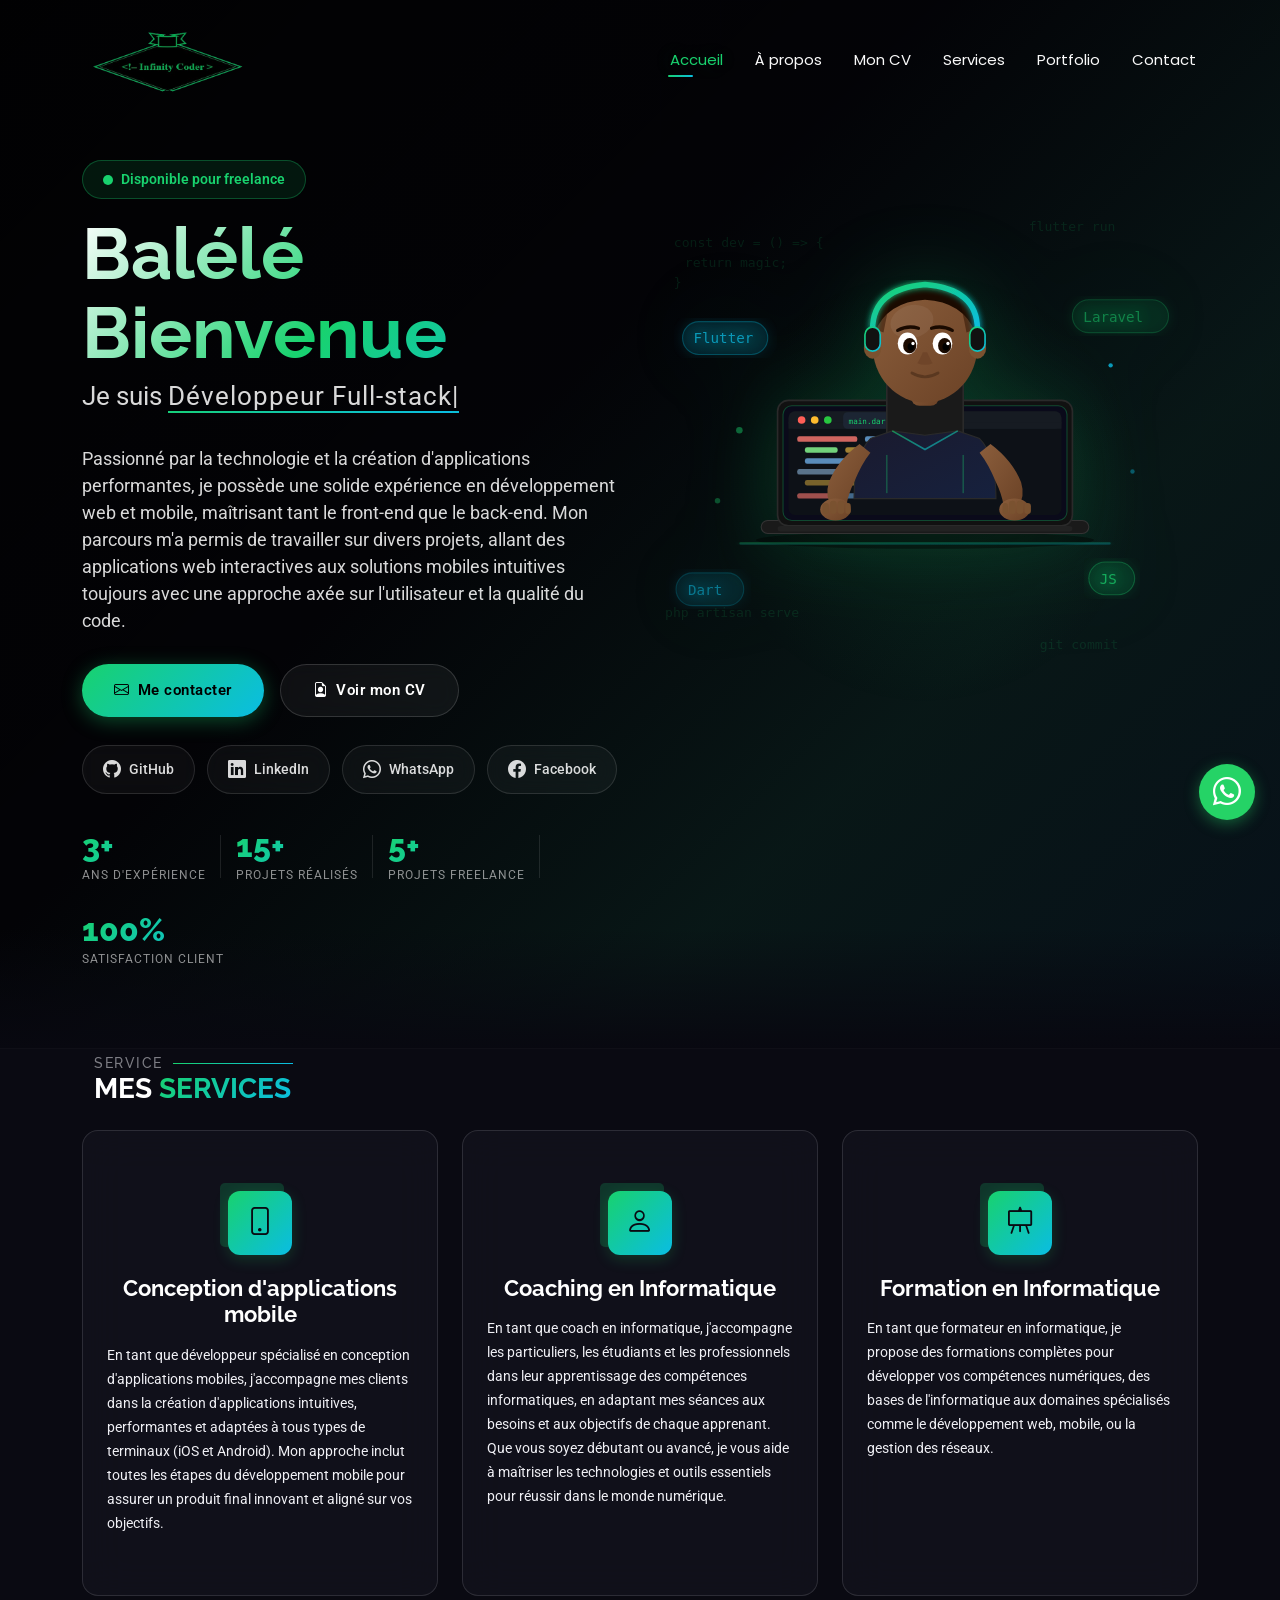
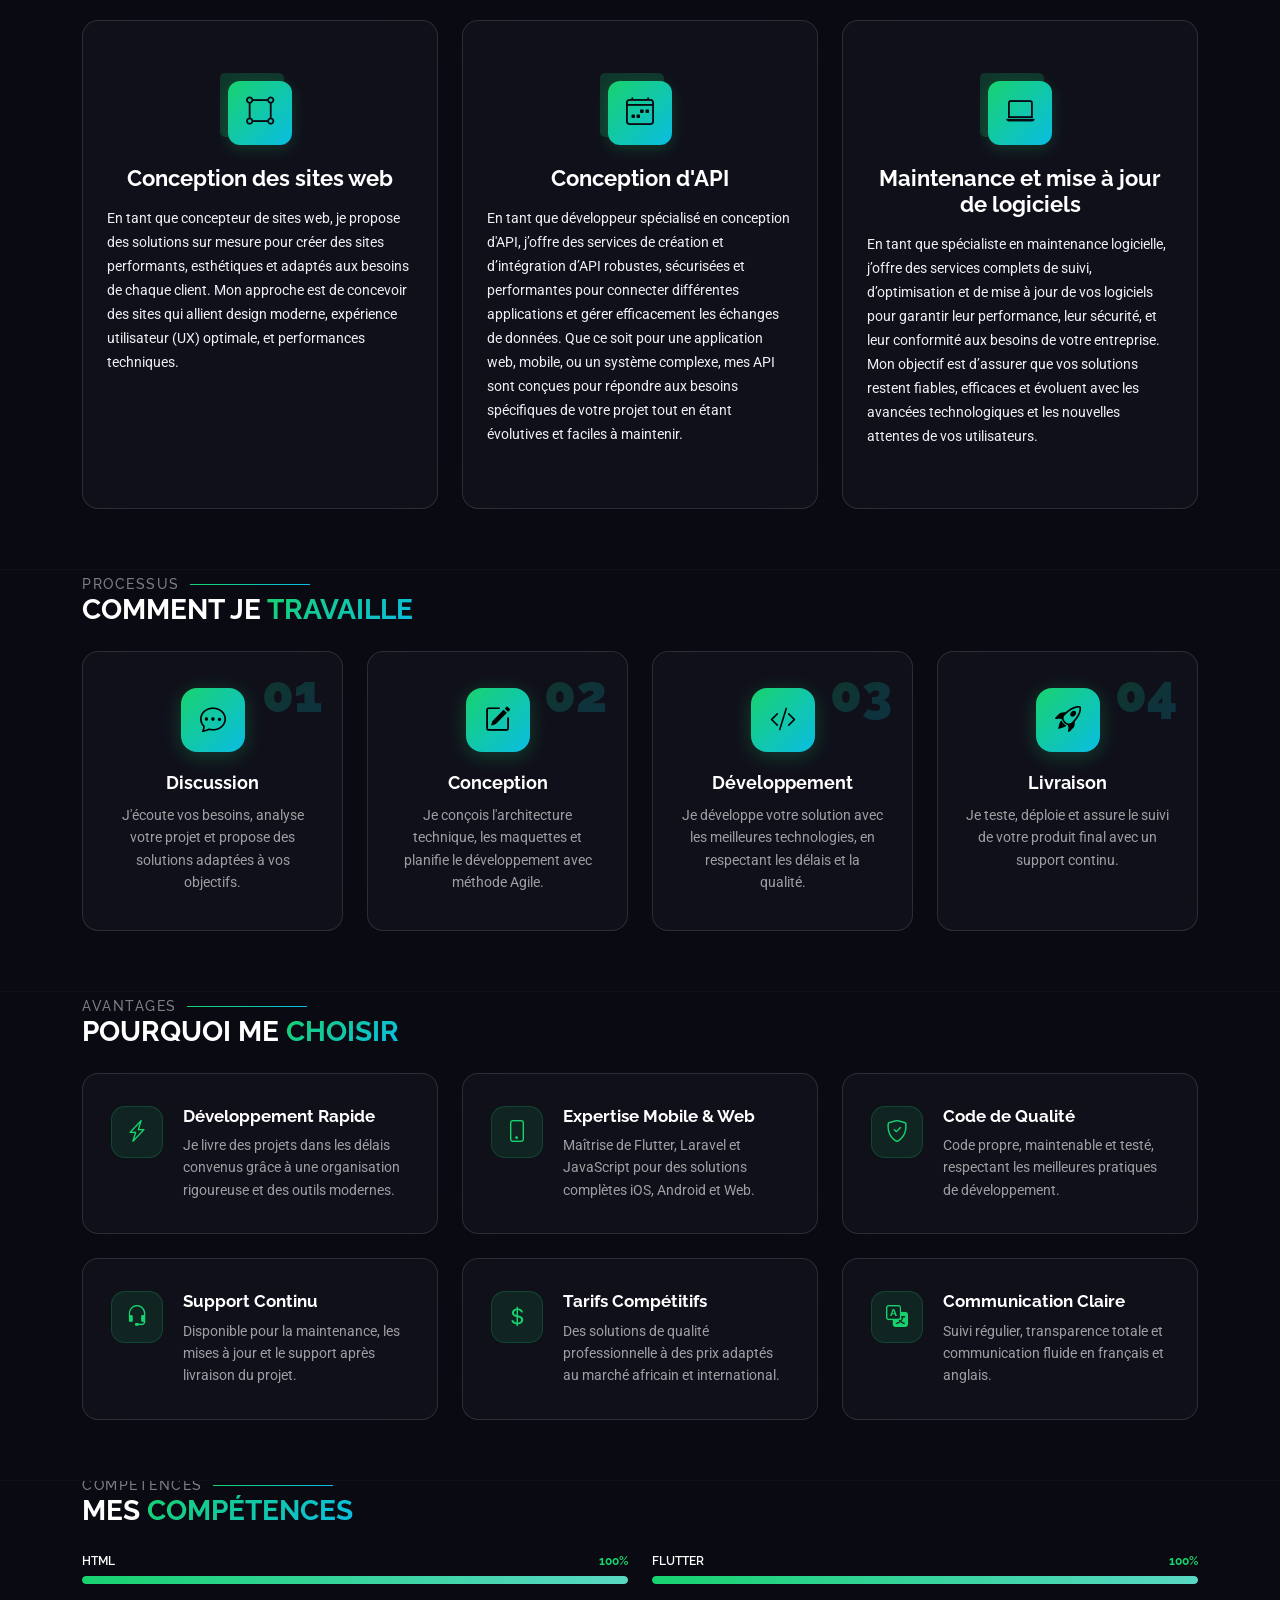
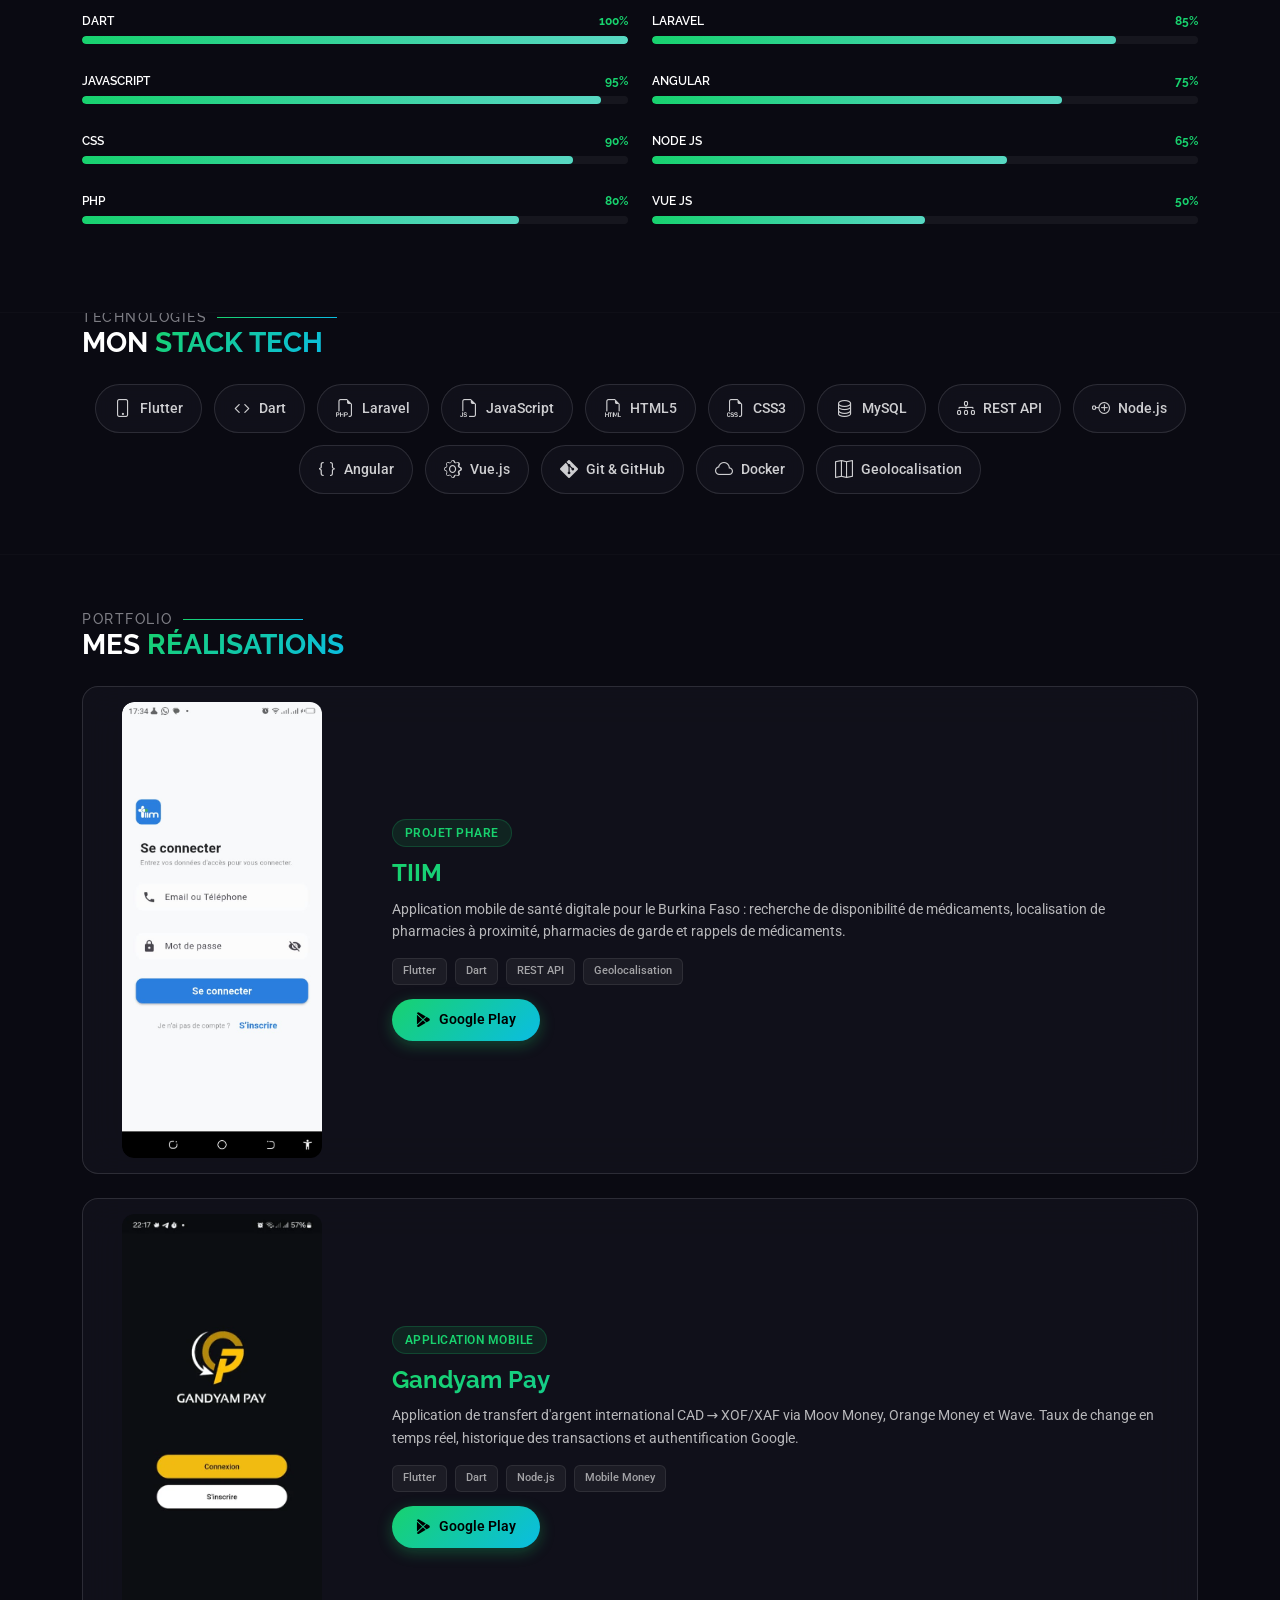
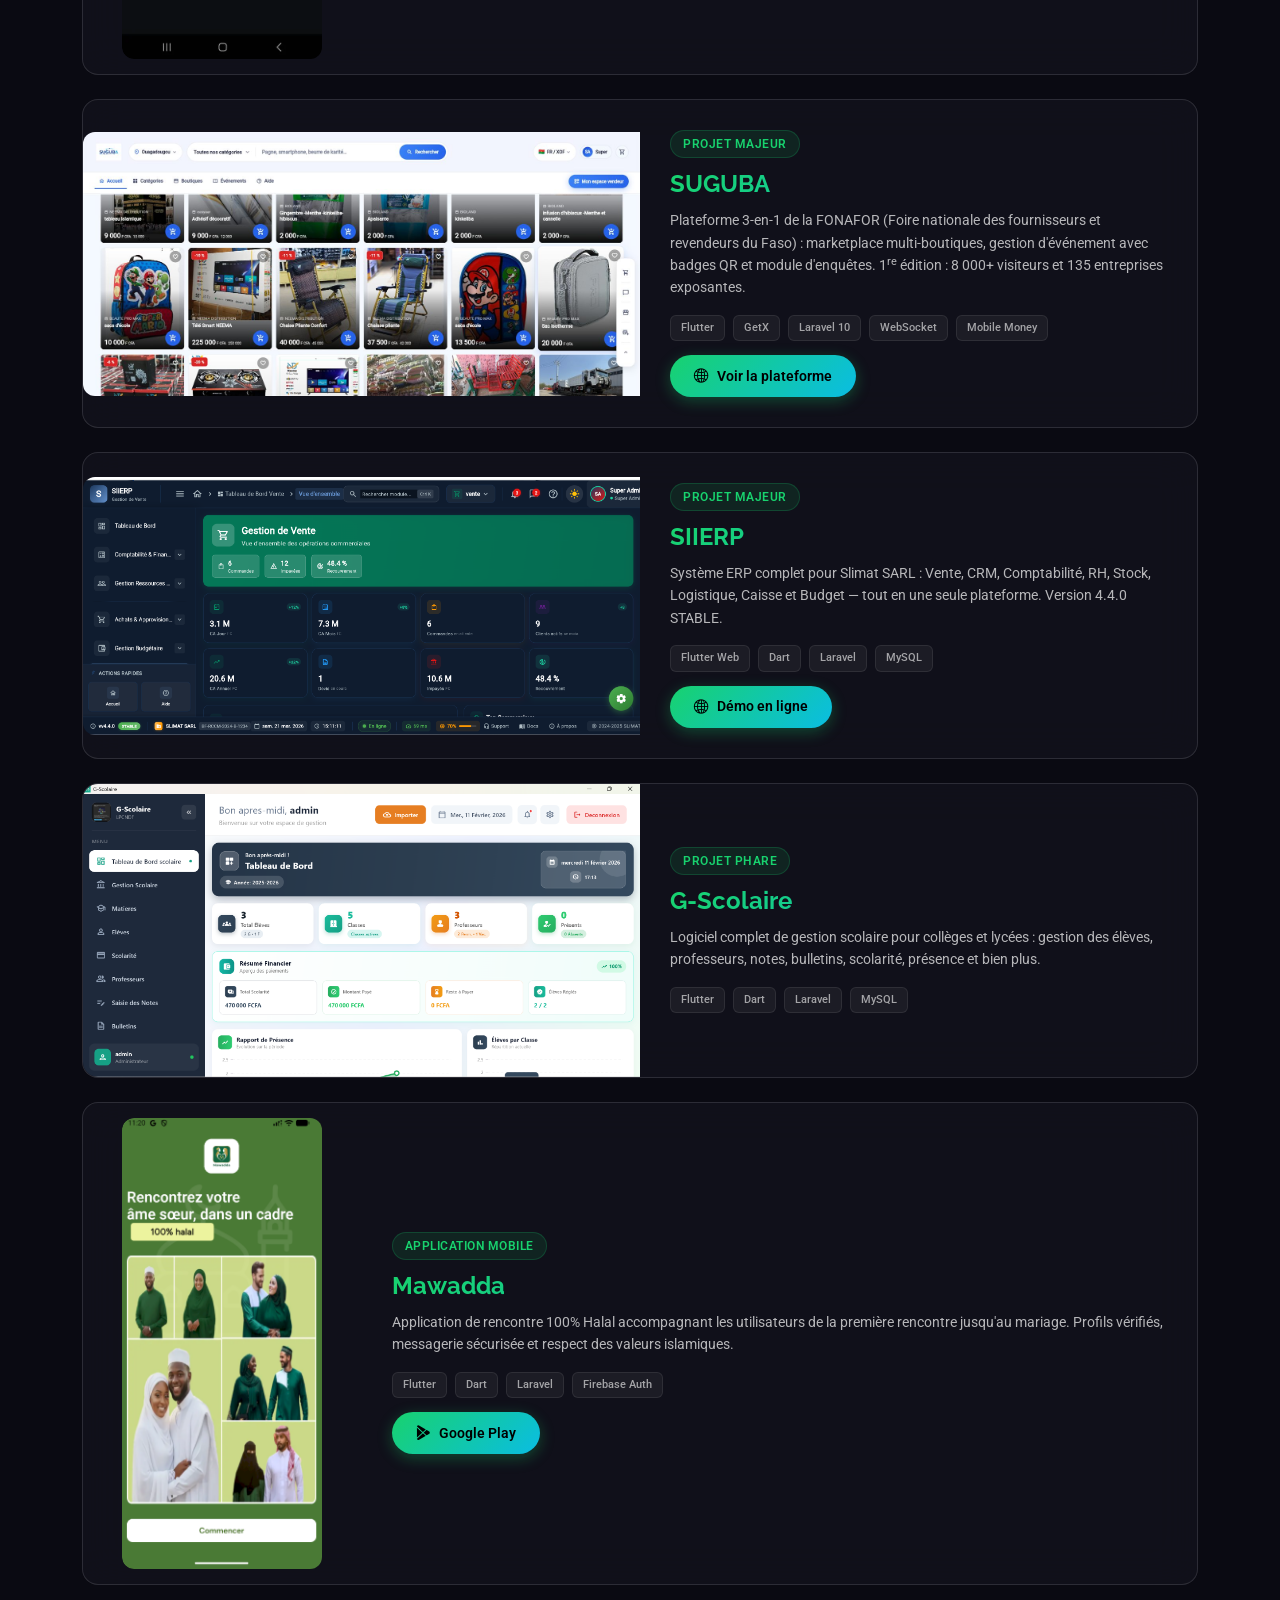
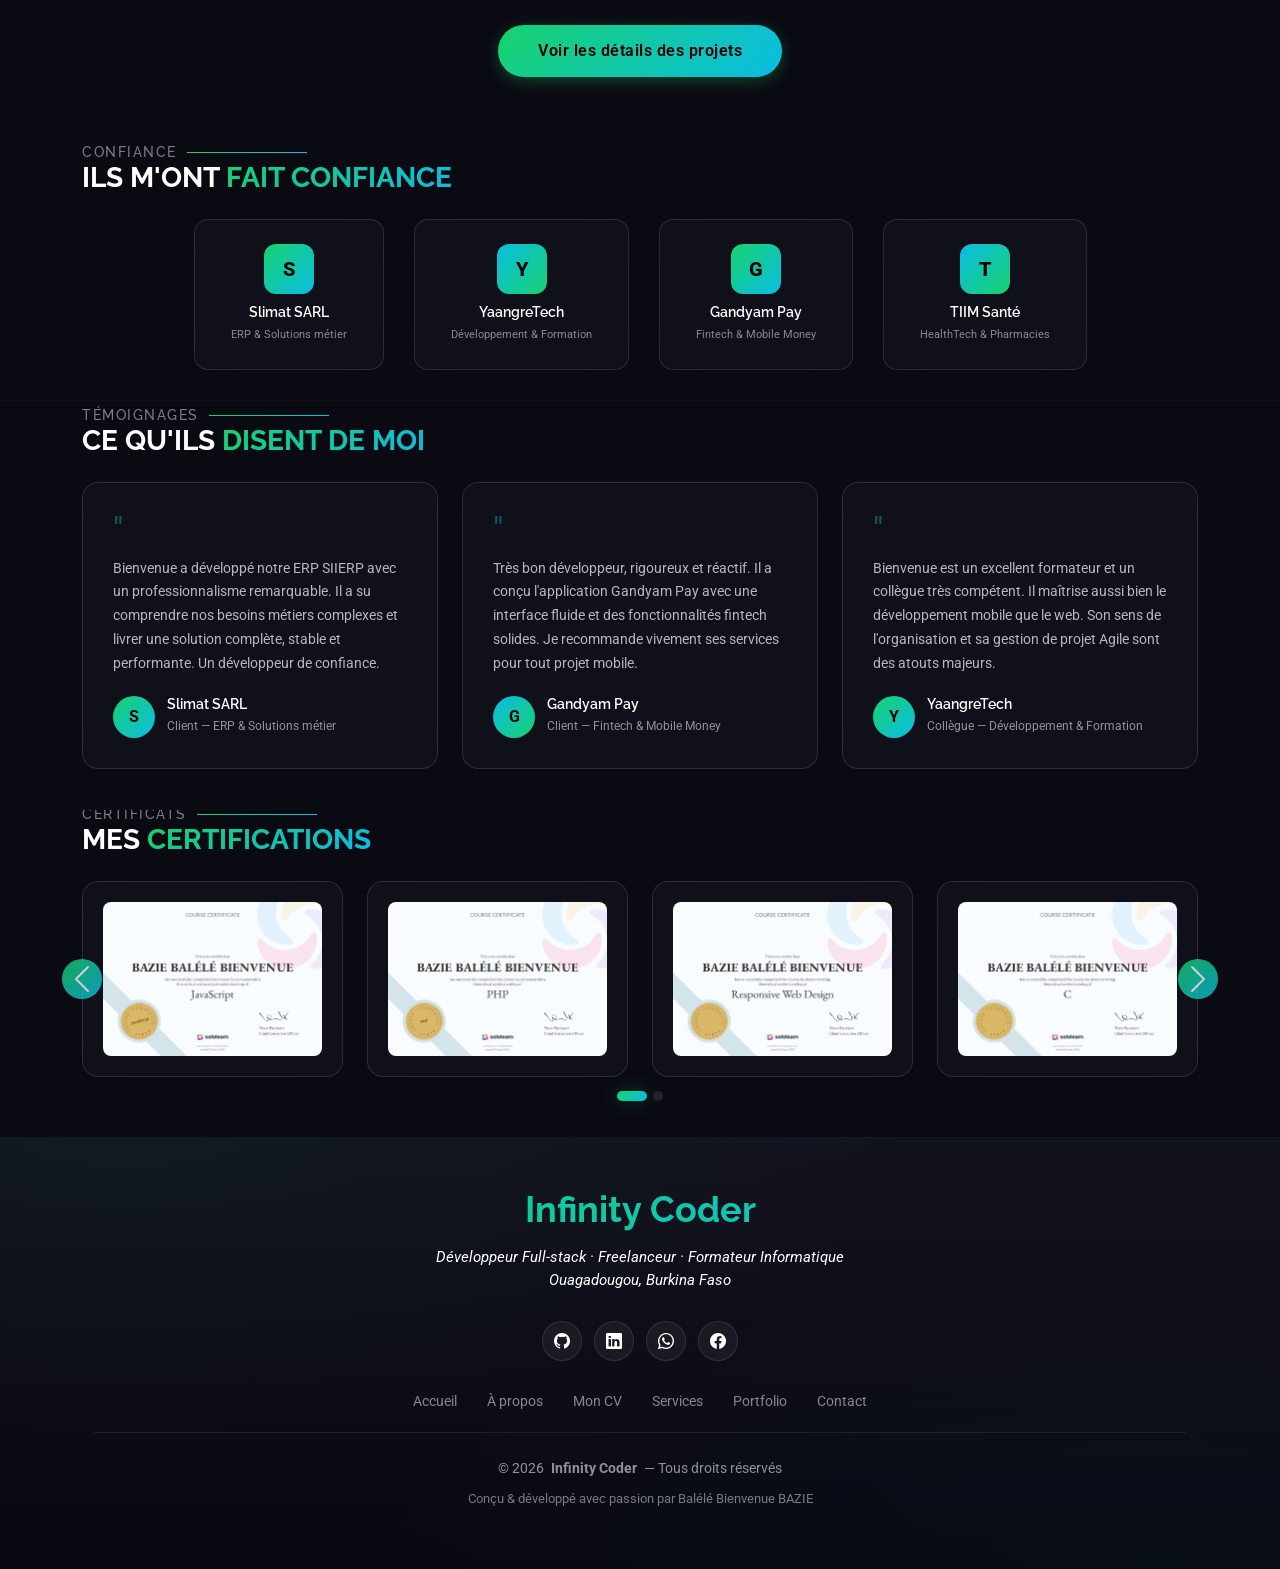
<file: index.html>
<!DOCTYPE html>
<html lang="fr">

<head>
  <meta charset="utf-8">
  <meta content="width=device-width, initial-scale=1.0" name="viewport">
  <title>Accueil - Balélé Bienvenue portfolio</title>
  <meta name="description" content="Portfolio de Balélé Bienvenue BAZIE - Développeur Full-stack, Freelanceur et Formateur Informatique basé à Ouagadougou, Burkina Faso. Spécialisé en Flutter, Laravel, JavaScript.">
  <meta name="keywords" content="développeur, fullstack, flutter, laravel, burkina faso, ouagadougou, freelance, mobile, web">
  <meta property="og:title" content="Balélé Bienvenue - Développeur Full-stack">
  <meta property="og:description" content="Développeur Full-stack, Freelanceur et Formateur Informatique. Spécialisé en Flutter, Laravel et JavaScript.">
  <meta property="og:type" content="website">
  <meta property="og:image" content="assets/img/logo_infinity.png">

  <!-- Favicons -->
  <link href="assets/img/logo_infinity.png" rel="icon">
  <link href="assets/img/apple-touch-icon.png" rel="apple-touch-icon">

  <!-- Fonts -->
  <link href="https://fonts.googleapis.com" rel="preconnect">
  <link href="https://fonts.gstatic.com" rel="preconnect" crossorigin>
  <link
    href="https://fonts.googleapis.com/css2?family=Poppins:wght@400;500;600;700&family=Raleway:wght@600;700;800;900&family=Roboto:wght@400;500;700&display=swap"
    rel="stylesheet">

  <!-- Vendor CSS Files -->
  <link href="assets/vendor/bootstrap/css/bootstrap.min.css" rel="stylesheet">
  <link href="assets/vendor/bootstrap-icons/bootstrap-icons.css" rel="stylesheet">
  <link href="assets/vendor/aos/aos.css" rel="stylesheet">
  <link href="assets/vendor/swiper/swiper-bundle.min.css" rel="stylesheet">
  <link href="assets/vendor/glightbox/css/glightbox.min.css" rel="stylesheet">

  <!-- Main CSS File -->
  <link href="assets/css/main.css" rel="stylesheet">

  <!-- Schema.org JSON-LD -->
  <script type="application/ld+json">
  {
    "@context": "https://schema.org",
    "@type": "Person",
    "name": "Balélé Bienvenue BAZIE",
    "alternateName": "Infinity Coder",
    "jobTitle": "Développeur Full-stack",
    "description": "Développeur Full-stack spécialisé en Flutter, Laravel et JavaScript. Freelanceur et Formateur Informatique basé à Ouagadougou, Burkina Faso.",
    "url": "https://infinitycoder.com",
    "email": "bienvenuebazie@gmail.com",
    "telephone": "+22654738460",
    "address": {
      "@type": "PostalAddress",
      "addressLocality": "Ouagadougou",
      "addressCountry": "BF"
    },
    "sameAs": [
      "https://github.com/bazieBienvenue",
      "https://www.linkedin.com/in/balele-bienvenue-bazie",
      "https://www.facebook.com/BAZIE.Balele.Bienvenue"
    ],
    "knowsAbout": ["Flutter", "Dart", "Laravel", "PHP", "JavaScript", "Node.js", "MySQL", "REST API", "Angular", "Docker"],
    "alumniOf": {
      "@type": "EducationalOrganization",
      "name": "Burkina Institute of Technology"
    }
  }
  </script>

</head>

<body class="index-page">

  <a href="#main" class="skip-link">Aller au contenu</a>
  <header id="header" class="header d-flex align-items-center fixed-top">
    <div class="container-fluid container-xl position-relative d-flex align-items-center justify-content-between">
      <a href="index.html" class="logo d-flex align-items-center" aria-label="Accueil — Infinity Coder">
        <img src="assets/img/logo_infinity.png" width="465" height="256" alt="Logo Infinity Coder — Balélé Bienvenue BAZIE" class="img-fluid col-6 col-sm-4 col-md-3 col-lg-2 w-60">
      </a>

      <nav id="navmenu" class="navmenu">
        <ul>
          <li><a href="index.html" class="active">Accueil</a></li>
          <li><a href="about.html">À propos</a></li>
          <li><a href="resume.html">Mon CV</a></li>
          <li><a href="services.html">Services</a></li>
          <li><a href="portfolio.html">Portfolio</a></li>
          <li>
            <a href="contact.html">Contact</a>
          </li>
        </ul>
        <i class="mobile-nav-toggle d-xl-none bi bi-list" role="button" tabindex="0" aria-label="Ouvrir le menu de navigation" aria-expanded="false" aria-controls="navmenu"></i>
      </nav>

    </div>
  </header>

  <main class="main" id="main">

    <!-- Hero Section -->
    <section id="hero" class="hero section dark-background container-fluid col-12 col-md-12">
      <div class="hero-particles">
        <span class="particle"></span>
        <span class="particle"></span>
        <span class="particle"></span>
        <span class="particle"></span>
        <span class="particle"></span>
        <span class="particle"></span>
        <span class="particle"></span>
        <span class="particle"></span>
        <span class="particle"></span>
        <span class="particle"></span>
      </div>
      <div class="container" data-aos="zoom-out" data-aos-delay="100" style="margin-top: 80px;">
        <div class="row align-items-center justify-content-between">

          <!-- Colonne gauche : texte -->
          <div class="col-xl-6 col-lg-6 col-12">
            <div class="availability-badge"><span class="pulse-dot"></span> Disponible pour freelance</div>
            <h1>Balélé Bienvenue</h1>
            <p>Je suis <span class="typed"
                data-typed-items="Développeur Full-stack, Freelanceur, Formateur Informatique">Développeur</span><span
                class="typed-cursor typed-cursor--blink"></span></p><br>
            <p class="text-fluid paragraph" style="font-size: 18px; padding-right: 10px;">
              Passionné par la technologie et la création d'applications performantes, je possède une solide
              expérience en développement web et mobile, maîtrisant tant le front-end que le back-end. Mon parcours m'a permis de
              travailler sur divers projets, allant des applications web interactives aux solutions mobiles intuitives
              toujours avec une approche axée sur l'utilisateur et la qualité du code.
            </p>

            <div class="cta-buttons" data-aos="fade-up" data-aos-delay="300">
              <a href="contact.html" class="cta-btn cta-btn-primary"><i class="bi bi-envelope"></i> Me contacter</a>
              <a href="resume.html" class="cta-btn cta-btn-secondary"><i class="bi bi-file-earmark-person"></i> Voir mon CV</a>
            </div>

            <!-- Social Links -->
            <div class="hero-social" data-aos="fade-up" data-aos-delay="400">
              <a href="https://github.com/bazieBienvenue" target="_blank" rel="noopener" class="github">
                <i class="bi bi-github"></i><span>GitHub</span>
              </a>
              <a href="https://www.linkedin.com/in/balele-bienvenue-bazie" target="_blank" rel="noopener" class="linkedin">
                <i class="bi bi-linkedin"></i><span>LinkedIn</span>
              </a>
              <a href="https://wa.me/22654738460" target="_blank" rel="noopener" class="whatsapp">
                <i class="bi bi-whatsapp"></i><span>WhatsApp</span>
              </a>
              <a href="https://www.facebook.com/BAZIE.Balele.Bienvenue" target="_blank" rel="noopener" class="facebook">
                <i class="bi bi-facebook"></i><span>Facebook</span>
              </a>
            </div>

            <!-- Quick Stats -->
            <div class="hero-stats" data-aos="fade-up" data-aos-delay="500">
              <div class="stat-item">
                <span class="stat-number" id="hero-exp">3+</span>
                <span class="stat-label">Ans d'expérience</span>
              </div>
              <div class="stat-item">
                <span class="stat-number">15+</span>
                <span class="stat-label">Projets réalisés</span>
              </div>
              <div class="stat-item">
                <span class="stat-number">5+</span>
                <span class="stat-label">Projets freelance</span>
              </div>
              <div class="stat-item">
                <span class="stat-number">100%</span>
                <span class="stat-label">Satisfaction client</span>
              </div>
            </div>

            <!-- Mobile illustration -->
            <div class="d-lg-none mt-4 text-center">
              <img src="assets/img/dev-illustration.svg" alt="Développeur Full-stack Illustration" class="hero-illustration img-fluid" style="max-width: 320px;">
            </div>
          </div><!-- /col gauche -->

          <!-- Colonne droite : illustration -->
          <div class="col-xl-6 col-lg-6 d-none d-lg-flex align-items-center justify-content-end" data-aos="fade-left" data-aos-delay="200">
            <img src="assets/img/dev-illustration.svg" alt="Développeur Full-stack Illustration" class="hero-illustration" style="width: 100%; filter: drop-shadow(0 0 40px rgba(24,210,110,0.18)); transform: translateY(-120px);">
          </div><!-- /col droite -->

        </div><!-- /row -->
      </div><!-- /container -->
    </section><!-- /Hero Section -->
    <section id="services" class="services section" style="padding-top: 10px;">
      <div class="container">
      <div class="container section-title" data-aos="fade-up" style="padding-bottom: 20px;">
        <h2>Service</h2>
        <div><span>Mes</span> <span class="description-title">Services</span></div>
      </div>
      <div class="row gy-4">
        <div class="col-lg-4 col-md-6" data-aos="fade-up" data-aos-delay="100">
          <div class="service-item  position-relative">
            <div class="icon">
              <i class="bi bi-phone"></i>
            </div>
            <a href="services.html" class="stretched-link">
              <h3>Conception d'applications mobile</h3>
            </a>
            <p style="text-align: start;">En tant que développeur spécialisé en conception d'applications mobiles,
              j'accompagne mes clients dans la
              création
              d'applications intuitives, performantes et adaptées à tous types de terminaux (iOS et Android). Mon
              approche inclut
              toutes les étapes du développement mobile pour assurer un produit final innovant et aligné sur vos
              objectifs.</p>
          </div>
        </div><!-- End Service Item -->

        <div class="col-lg-4 col-md-6" data-aos="fade-up" data-aos-delay="200">
          <div class="service-item position-relative">
            <div class="icon">
              <i class="bi bi-person"></i>
            </div>
            <a href="services.html" class="stretched-link">
              <h3>Coaching en Informatique</h3>
            </a>
            <p style="text-align: start;">En tant que coach en informatique, j'accompagne les particuliers, les
              étudiants et les professionnels
              dans leur
              apprentissage des compétences informatiques, en adaptant mes séances aux besoins et aux objectifs de
              chaque apprenant.
              Que vous soyez débutant ou avancé, je vous aide à maîtriser les technologies et outils essentiels pour
              réussir dans le
              monde numérique.</p>
          </div>
        </div><!-- End Service Item -->

        <div class="col-lg-4 col-md-6" data-aos="fade-up" data-aos-delay="300">
          <div class="service-item position-relative">
            <div class="icon">
              <i class="bi bi-easel"></i>
            </div>
            <a href="services.html" class="stretched-link">
              <h3>Formation en Informatique</h3>
            </a>
            <p style="text-align: start;">En tant que formateur en informatique, je propose des formations complètes
              pour développer vos
              compétences numériques,
              des bases de l'informatique aux domaines spécialisés comme le développement web, mobile, ou la gestion des
              réseaux.</p>
          </div>
        </div><!-- End Service Item -->

        <div class="col-lg-4 col-md-6" data-aos="fade-up" data-aos-delay="400">
          <div class="service-item position-relative">
            <div class="icon">
              <i class="bi bi-bounding-box-circles"></i>
            </div>
            <a href="services.html" class="stretched-link">
              <h3>Conception des sites web</h3>
            </a>
            <p style="text-align: start;">En tant que concepteur de sites web, je propose des solutions sur mesure pour
              créer des sites
              performants, esthétiques
              et adaptés aux besoins de chaque client. Mon approche est de concevoir des sites qui allient design
              moderne, expérience
              utilisateur (UX) optimale, et performances techniques.</p>
          </div>
        </div><!-- End Service Item -->

        <div class="col-lg-4 col-md-6" data-aos="fade-up" data-aos-delay="500">
          <div class="service-item position-relative">
            <div class="icon">
              <i class="bi bi-calendar4-week"></i>
            </div>
            <a href="services.html" class="stretched-link">
              <h3>Conception d'API</h3>
            </a>
            <p style="text-align: start;">En tant que développeur spécialisé en conception d'API, j’offre des services
              de création et d’intégration
              d’API
              robustes, sécurisées et performantes pour connecter différentes applications et gérer efficacement les
              échanges de
              données. Que ce soit pour une application web, mobile, ou un système complexe, mes API sont conçues pour
              répondre aux
              besoins spécifiques de votre projet tout en étant évolutives et faciles à maintenir.</p>
          </div>
        </div><!-- End Service Item -->

        <div class="col-lg-4 col-md-6" data-aos="fade-up" data-aos-delay="600">
          <div class="service-item position-relative">
            <div class="icon">
              <i class="bi bi-laptop"></i>
            </div>
            <a href="services.html" class="stretched-link">
              <h3>Maintenance et mise à jour de logiciels</h3>
            </a>
            <p style="text-align: start;">En tant que spécialiste en maintenance logicielle, j’offre des services
              complets de suivi, d’optimisation
              et de mise à
              jour de vos logiciels pour garantir leur performance, leur sécurité, et leur conformité aux besoins de
              votre entreprise.
              Mon objectif est d’assurer que vos solutions restent fiables, efficaces et évoluent avec les avancées
              technologiques et
              les nouvelles attentes de vos utilisateurs. </p>
          </div>
        </div><!-- End Service Item -->
      </div>

      </div>
    </section><!-- /Services Section -->

    <!-- Process Section -->
    <section id="process" class="process section" style="padding-top: 10px;">
      <div class="container section-title" data-aos="fade-up" style="padding-bottom: 20px;">
        <h2>Processus</h2>
        <div><span>Comment je</span> <span class="description-title">Travaille</span></div>
      </div>
      <div class="container">
        <div class="process-steps">
          <div class="process-step" data-aos="fade-up" data-aos-delay="100">
            <span class="step-number">01</span>
            <div class="step-icon"><i class="bi bi-chat-dots"></i></div>
            <h3 class="step-title">Discussion</h3>
            <p class="step-desc">J'écoute vos besoins, analyse votre projet et propose des solutions adaptées à vos objectifs.</p>
          </div>
          <div class="process-step" data-aos="fade-up" data-aos-delay="200">
            <span class="step-number">02</span>
            <div class="step-icon"><i class="bi bi-pencil-square"></i></div>
            <h3 class="step-title">Conception</h3>
            <p class="step-desc">Je conçois l'architecture technique, les maquettes et planifie le développement avec méthode Agile.</p>
          </div>
          <div class="process-step" data-aos="fade-up" data-aos-delay="300">
            <span class="step-number">03</span>
            <div class="step-icon"><i class="bi bi-code-slash"></i></div>
            <h3 class="step-title">Développement</h3>
            <p class="step-desc">Je développe votre solution avec les meilleures technologies, en respectant les délais et la qualité.</p>
          </div>
          <div class="process-step" data-aos="fade-up" data-aos-delay="400">
            <span class="step-number">04</span>
            <div class="step-icon"><i class="bi bi-rocket-takeoff"></i></div>
            <h3 class="step-title">Livraison</h3>
            <p class="step-desc">Je teste, déploie et assure le suivi de votre produit final avec un support continu.</p>
          </div>
        </div>
      </div>
    </section><!-- /Process Section -->

    <!-- Why Choose Me Section -->
    <section id="why-me" class="why-me section" style="padding-top: 10px;">
      <div class="container section-title" data-aos="fade-up" style="padding-bottom: 20px;">
        <h2>Avantages</h2>
        <div><span>Pourquoi me</span> <span class="description-title">Choisir</span></div>
      </div>
      <div class="container">
        <div class="row gy-4">
          <div class="col-lg-4 col-md-6" data-aos="fade-up" data-aos-delay="100">
            <div class="why-card">
              <div class="why-icon"><i class="bi bi-lightning-charge"></i></div>
              <div class="why-content">
                <h4>Développement Rapide</h4>
                <p>Je livre des projets dans les délais convenus grâce à une organisation rigoureuse et des outils modernes.</p>
              </div>
            </div>
          </div>
          <div class="col-lg-4 col-md-6" data-aos="fade-up" data-aos-delay="150">
            <div class="why-card">
              <div class="why-icon"><i class="bi bi-phone"></i></div>
              <div class="why-content">
                <h4>Expertise Mobile & Web</h4>
                <p>Maîtrise de Flutter, Laravel et JavaScript pour des solutions complètes iOS, Android et Web.</p>
              </div>
            </div>
          </div>
          <div class="col-lg-4 col-md-6" data-aos="fade-up" data-aos-delay="200">
            <div class="why-card">
              <div class="why-icon"><i class="bi bi-shield-check"></i></div>
              <div class="why-content">
                <h4>Code de Qualité</h4>
                <p>Code propre, maintenable et testé, respectant les meilleures pratiques de développement.</p>
              </div>
            </div>
          </div>
          <div class="col-lg-4 col-md-6" data-aos="fade-up" data-aos-delay="250">
            <div class="why-card">
              <div class="why-icon"><i class="bi bi-headset"></i></div>
              <div class="why-content">
                <h4>Support Continu</h4>
                <p>Disponible pour la maintenance, les mises à jour et le support après livraison du projet.</p>
              </div>
            </div>
          </div>
          <div class="col-lg-4 col-md-6" data-aos="fade-up" data-aos-delay="300">
            <div class="why-card">
              <div class="why-icon"><i class="bi bi-currency-dollar"></i></div>
              <div class="why-content">
                <h4>Tarifs Compétitifs</h4>
                <p>Des solutions de qualité professionnelle à des prix adaptés au marché africain et international.</p>
              </div>
            </div>
          </div>
          <div class="col-lg-4 col-md-6" data-aos="fade-up" data-aos-delay="350">
            <div class="why-card">
              <div class="why-icon"><i class="bi bi-translate"></i></div>
              <div class="why-content">
                <h4>Communication Claire</h4>
                <p>Suivi régulier, transparence totale et communication fluide en français et anglais.</p>
              </div>
            </div>
          </div>
        </div>
      </div>
    </section><!-- /Why Choose Me Section -->

    <section id="skills" class="skills section" style="padding-top:0px;">
      <!-- Section Title -->
      <div class="container section-title" data-aos="fade-up" style="padding-bottom: 20px;">
        <h2>Compétences</h2>
        <div><span>Mes</span> <span class="description-title">Compétences</span></div>
      </div><!-- End Section Title -->
      <div class="container" data-aos="fade-up" data-aos-delay="100">
        <div class="row skills-content skills-animation">
          <div class="col-lg-6">
            <div class="progress">
              <span class="skill"><span>HTML</span> <i class="val">100%</i></span>
              <div class="progress-bar-wrap">
                <div class="progress-bar" role="progressbar" aria-valuenow="100" aria-valuemin="0" aria-valuemax="100">
                </div>
              </div>
            </div><!-- End Skills Item -->
            <div class="progress">
              <span class="skill"><span>DART</span> <i class="val">100%</i></span>
              <div class="progress-bar-wrap">
                <div class="progress-bar" role="progressbar" aria-valuenow="100" aria-valuemin="0" aria-valuemax="100">
                </div>
              </div>
            </div><!-- End Skills Item -->
            <div class="progress">
              <span class="skill"><span>JavaScript</span> <i class="val">95%</i></span>
              <div class="progress-bar-wrap">
                <div class="progress-bar" role="progressbar" aria-valuenow="95" aria-valuemin="0" aria-valuemax="100">
                </div>
              </div>
            </div><!-- End Skills Item -->
            <div class="progress">
              <span class="skill"><span>CSS</span> <i class="val">90%</i></span>
              <div class="progress-bar-wrap">
                <div class="progress-bar" role="progressbar" aria-valuenow="90" aria-valuemin="0" aria-valuemax="100">
                </div>
              </div>
            </div><!-- End Skills Item -->
            <div class="progress">
              <span class="skill"><span>PHP</span> <i class="val">80%</i></span>
              <div class="progress-bar-wrap">
                <div class="progress-bar" role="progressbar" aria-valuenow="80" aria-valuemin="0" aria-valuemax="100">
                </div>
              </div>
            </div><!-- End Skills Item -->
          </div>
          <div class="col-lg-6">
            <div class="progress">
              <span class="skill"><span>Flutter</span> <i class="val">100%</i></span>
              <div class="progress-bar-wrap">
                <div class="progress-bar" role="progressbar" aria-valuenow="100" aria-valuemin="0" aria-valuemax="100">
                </div>
              </div>
            </div><!-- End Skills Item -->
            <div class="progress">
              <span class="skill"><span>Laravel</span> <i class="val">85%</i></span>
              <div class="progress-bar-wrap">
                <div class="progress-bar" role="progressbar" aria-valuenow="85" aria-valuemin="0" aria-valuemax="100">
                </div>
              </div>
            </div><!-- End Skills Item -->
            <div class="progress">
              <span class="skill"><span>Angular</span> <i class="val">75%</i></span>
              <div class="progress-bar-wrap">
                <div class="progress-bar" role="progressbar" aria-valuenow="75" aria-valuemin="0" aria-valuemax="100">
                </div>
              </div>
            </div><!-- End Skills Item -->
            <div class="progress">
              <span class="skill"><span>Node js</span> <i class="val">65%</i></span>
              <div class="progress-bar-wrap">
                <div class="progress-bar" role="progressbar" aria-valuenow="65" aria-valuemin="0" aria-valuemax="100">
                </div>
              </div>
            </div><!-- End Skills Item -->
            <div class="progress">
              <span class="skill"><span>Vue js</span> <i class="val">50%</i></span>
              <div class="progress-bar-wrap">
                <div class="progress-bar" role="progressbar" aria-valuenow="50" aria-valuemin="0" aria-valuemax="100">
                </div>
              </div>
            </div><!-- End Skills Item -->
          </div>
        </div>
      </div>
    </section><!-- /Skills Section -->

    <!-- Tech Stack Section -->
    <section id="techstack" class="section" style="padding-top: 0px;">
      <div class="container section-title" data-aos="fade-up" style="padding-bottom: 20px;">
        <h2>Technologies</h2>
        <div><span>Mon</span> <span class="description-title">Stack Tech</span></div>
      </div>
      <div class="container" data-aos="fade-up" data-aos-delay="100">
        <div class="tech-cloud">
          <span class="tech-badge"><i class="bi bi-phone"></i> Flutter</span>
          <span class="tech-badge"><i class="bi bi-code"></i> Dart</span>
          <span class="tech-badge"><i class="bi bi-filetype-php"></i> Laravel</span>
          <span class="tech-badge"><i class="bi bi-filetype-js"></i> JavaScript</span>
          <span class="tech-badge"><i class="bi bi-filetype-html"></i> HTML5</span>
          <span class="tech-badge"><i class="bi bi-filetype-css"></i> CSS3</span>
          <span class="tech-badge"><i class="bi bi-database"></i> MySQL</span>
          <span class="tech-badge"><i class="bi bi-diagram-3"></i> REST API</span>
          <span class="tech-badge"><i class="bi bi-node-plus"></i> Node.js</span>
          <span class="tech-badge"><i class="bi bi-braces"></i> Angular</span>
          <span class="tech-badge"><i class="bi bi-gear"></i> Vue.js</span>
          <span class="tech-badge"><i class="bi bi-git"></i> Git & GitHub</span>
          <span class="tech-badge"><i class="bi bi-cloud"></i> Docker</span>
          <span class="tech-badge"><i class="bi bi-map"></i> Geolocalisation</span>
        </div>
      </div>
    </section><!-- /Tech Stack Section -->

    <!-- Projects Section -->
    <section id="projects" class="projects section">
      <div class="container section-title" data-aos="fade-up" style="padding-bottom: 20px;">
        <h2>Portfolio</h2>
        <div><span>Mes</span> <span class="description-title">Réalisations</span></div>
      </div>

      <div class="container">
        <div class="row gy-4">

          <!-- TIIM - Projet Phare -->
          <div class="col-12" data-aos="fade-up" data-aos-delay="100">
            <div class="project-card project-card-featured">
              <div class="row g-0 align-items-center">
                <div class="col-md-3 text-center">
                  <div class="project-screenshot" style="max-width: 200px; margin: 15px auto;">
                    <img src="assets/img/portfolio/tiim-login.jpeg" width="561" height="1280" alt="TIIM - Connexion" class="img-fluid" style="border-radius: 12px;">
                  </div>
                </div>
                <div class="col-md-9">
                  <div class="project-body" style="padding: 30px;">
                    <span class="project-badge featured">Projet Phare</span>
                    <h3>TIIM</h3>
                    <p>Application mobile de santé digitale pour le Burkina Faso : recherche de disponibilité de médicaments, localisation de pharmacies à proximité, pharmacies de garde et rappels de médicaments.</p>
                    <div class="project-tech">
                      <span>Flutter</span>
                      <span>Dart</span>
                      <span>REST API</span>
                      <span>Geolocalisation</span>
                    </div>
                    <div style="margin-top: 14px;">
                      <a href="https://play.google.com/store/apps/details?id=com.tiim.app" target="_blank" rel="noopener" class="project-link-btn">
                        <i class="bi bi-google-play"></i> Google Play
                      </a>
                    </div>
                  </div>
                </div>
              </div>
            </div>
          </div>

          <!-- Gandyam Pay -->
          <div class="col-12" data-aos="fade-up" data-aos-delay="150">
            <div class="project-card project-card-featured">
              <div class="row g-0 align-items-center">
                <div class="col-md-3 text-center">
                  <div class="project-screenshot" style="max-width: 200px; margin: 15px auto;">
                    <img src="assets/img/portfolio/gandyam-splash.webp" width="485" height="1080" alt="Gandyam Pay" class="img-fluid" style="border-radius: 12px;">
                  </div>
                </div>
                <div class="col-md-9">
                  <div class="project-body" style="padding: 30px;">
                    <span class="project-badge featured">Application Mobile</span>
                    <h3>Gandyam Pay</h3>
                    <p>Application de transfert d'argent international CAD → XOF/XAF via Moov Money, Orange Money et Wave. Taux de change en temps réel, historique des transactions et authentification Google.</p>
                    <div class="project-tech">
                      <span>Flutter</span>
                      <span>Dart</span>
                      <span>Node.js</span>
                      <span>Mobile Money</span>
                    </div>
                    <div style="margin-top: 14px;">
                      <a href="https://play.google.com/store/search?q=gandyam+pay&c=apps&hl=fr" target="_blank" rel="noopener" class="project-link-btn">
                        <i class="bi bi-google-play"></i> Google Play
                      </a>
                    </div>
                  </div>
                </div>
              </div>
            </div>
          </div>

          <!-- SUGUBA - Projet Majeur -->
          <div class="col-12" data-aos="fade-up" data-aos-delay="200">
            <div class="project-card project-card-featured">
              <div class="row g-0 align-items-center">
                <div class="col-md-6">
                  <div class="project-screenshot">
                    <img src="assets/img/portfolio/suguba-marketplace.jpeg" width="1400" height="665" alt="SUGUBA - Marketplace de la foire FONAFOR" class="img-fluid" loading="lazy">
                  </div>
                </div>
                <div class="col-md-6">
                  <div class="project-body" style="padding: 30px;">
                    <span class="project-badge featured">Projet Majeur</span>
                    <h3>SUGUBA</h3>
                    <p>Plateforme 3-en-1 de la FONAFOR (Foire nationale des fournisseurs et revendeurs du Faso) : marketplace multi-boutiques, gestion d'événement avec badges QR et module d'enquêtes. 1<sup>re</sup> édition : 8 000+ visiteurs et 135 entreprises exposantes.</p>
                    <div class="project-tech">
                      <span>Flutter</span>
                      <span>GetX</span>
                      <span>Laravel 10</span>
                      <span>WebSocket</span>
                      <span>Mobile Money</span>
                    </div>
                    <div style="margin-top: 14px;">
                      <a href="https://www.suguba-fonafor.com/#/marketplace" target="_blank" rel="noopener" class="project-link-btn">
                        <i class="bi bi-globe2"></i> Voir la plateforme
                      </a>
                    </div>
                  </div>
                </div>
              </div>
            </div>
          </div>

          <!-- SIIERP - Projet Majeur -->
          <div class="col-12" data-aos="fade-up" data-aos-delay="250">
            <div class="project-card project-card-featured">
              <div class="row g-0 align-items-center">
                <div class="col-md-6">
                  <div class="project-screenshot">
                    <img src="assets/img/portfolio/siierp-dashboard.png" width="1919" height="889" alt="SIIERP - Tableau de bord ERP" class="img-fluid" loading="lazy">
                  </div>
                </div>
                <div class="col-md-6">
                  <div class="project-body" style="padding: 30px;">
                    <span class="project-badge featured">Projet Majeur</span>
                    <h3>SIIERP</h3>
                    <p>Système ERP complet pour Slimat SARL : Vente, CRM, Comptabilité, RH, Stock, Logistique, Caisse et Budget — tout en une seule plateforme. Version 4.4.0 STABLE.</p>
                    <div class="project-tech">
                      <span>Flutter Web</span>
                      <span>Dart</span>
                      <span>Laravel</span>
                      <span>MySQL</span>
                    </div>
                    <div style="margin-top: 14px;">
                      <a href="https://slimatgroup.cloud/" target="_blank" rel="noopener" class="project-link-btn">
                        <i class="bi bi-globe2"></i> Démo en ligne
                      </a>
                    </div>
                  </div>
                </div>
              </div>
            </div>
          </div>

          <!-- G-Scolaire - Projet Phare -->
          <div class="col-12" data-aos="fade-up" data-aos-delay="300">
            <div class="project-card project-card-featured">
              <div class="row g-0 align-items-center">
                <div class="col-md-6">
                  <div class="project-screenshot">
                    <img src="assets/img/portfolio/gscolaire-dashboard.png" width="1918" height="1009" alt="G-Scolaire - Tableau de bord" class="img-fluid" loading="lazy">
                  </div>
                </div>
                <div class="col-md-6">
                  <div class="project-body" style="padding: 30px;">
                    <span class="project-badge featured">Projet Phare</span>
                    <h3>G-Scolaire</h3>
                    <p>Logiciel complet de gestion scolaire pour collèges et lycées : gestion des élèves, professeurs, notes, bulletins, scolarité, présence et bien plus.</p>
                    <div class="project-tech">
                      <span>Flutter</span>
                      <span>Dart</span>
                      <span>Laravel</span>
                      <span>MySQL</span>
                    </div>
                  </div>
                </div>
              </div>
            </div>
          </div>

          <!-- Mawadda -->
          <div class="col-12" data-aos="fade-up" data-aos-delay="350">
            <div class="project-card project-card-featured">
              <div class="row g-0 align-items-center">
                <div class="col-md-3 text-center">
                  <div class="project-screenshot" style="max-width: 200px; margin: 15px auto;">
                    <img src="assets/img/portfolio/mawadda-splash.png" width="416" height="938" alt="Mawadda - Rencontre Halal" class="img-fluid" style="border-radius: 12px;">
                  </div>
                </div>
                <div class="col-md-9">
                  <div class="project-body" style="padding: 30px;">
                    <span class="project-badge featured">Application Mobile</span>
                    <h3>Mawadda</h3>
                    <p>Application de rencontre 100% Halal accompagnant les utilisateurs de la première rencontre jusqu'au mariage. Profils vérifiés, messagerie sécurisée et respect des valeurs islamiques.</p>
                    <div class="project-tech">
                      <span>Flutter</span>
                      <span>Dart</span>
                      <span>Laravel</span>
                      <span>Firebase Auth</span>
                    </div>
                    <div style="margin-top: 14px;">
                      <a href="https://play.google.com/store/search?q=mawadda&c=apps&hl=fr" target="_blank" rel="noopener" class="project-link-btn">
                        <i class="bi bi-google-play"></i> Google Play
                      </a>
                    </div>
                  </div>
                </div>
              </div>
            </div>
          </div>

        </div>

        <div class="text-center" data-aos="fade-up" data-aos-delay="400">
          <a href="portfolio.html" class="view-all-btn">Voir les détails des projets</a>
        </div>
      </div>
    </section><!-- /Projects Section -->

    <!-- Partners / Trust Section -->
    <section id="partners" class="section" style="padding-top: 10px; padding-bottom: 30px;">
      <div class="container section-title" data-aos="fade-up" style="padding-bottom: 20px;">
        <h2>Confiance</h2>
        <div><span>Ils m'ont</span> <span class="description-title">Fait confiance</span></div>
      </div>
      <div class="container" data-aos="fade-up" data-aos-delay="100">
        <div class="partners-grid" style="display: flex; justify-content: center; align-items: center; flex-wrap: wrap; gap: 30px;">
          <div class="partner-item" style="background: var(--glass-bg); backdrop-filter: var(--glass-blur); border: 1px solid var(--glass-border); border-radius: 14px; padding: 24px 36px; text-align: center; transition: all 0.3s;">
            <div style="width: 50px; height: 50px; border-radius: 12px; background: linear-gradient(135deg, #18d26e, #0abde3); display: flex; align-items: center; justify-content: center; margin: 0 auto 10px; font-weight: 800; font-size: 20px; color: #000;">S</div>
            <h5 style="font-size: 14px; font-weight: 600; margin: 0;">Slimat SARL</h5>
            <span style="font-size: 11px; color: rgba(255,255,255,0.5);">ERP & Solutions métier</span>
          </div>
          <div class="partner-item" style="background: var(--glass-bg); backdrop-filter: var(--glass-blur); border: 1px solid var(--glass-border); border-radius: 14px; padding: 24px 36px; text-align: center; transition: all 0.3s;">
            <div style="width: 50px; height: 50px; border-radius: 12px; background: linear-gradient(135deg, #0abde3, #18d26e); display: flex; align-items: center; justify-content: center; margin: 0 auto 10px; font-weight: 800; font-size: 20px; color: #000;">Y</div>
            <h5 style="font-size: 14px; font-weight: 600; margin: 0;">YaangreTech</h5>
            <span style="font-size: 11px; color: rgba(255,255,255,0.5);">Développement & Formation</span>
          </div>
          <div class="partner-item" style="background: var(--glass-bg); backdrop-filter: var(--glass-blur); border: 1px solid var(--glass-border); border-radius: 14px; padding: 24px 36px; text-align: center; transition: all 0.3s;">
            <div style="width: 50px; height: 50px; border-radius: 12px; background: linear-gradient(135deg, #18d26e, #0abde3); display: flex; align-items: center; justify-content: center; margin: 0 auto 10px; font-weight: 800; font-size: 20px; color: #000;">G</div>
            <h5 style="font-size: 14px; font-weight: 600; margin: 0;">Gandyam Pay</h5>
            <span style="font-size: 11px; color: rgba(255,255,255,0.5);">Fintech & Mobile Money</span>
          </div>
          <div class="partner-item" style="background: var(--glass-bg); backdrop-filter: var(--glass-blur); border: 1px solid var(--glass-border); border-radius: 14px; padding: 24px 36px; text-align: center; transition: all 0.3s;">
            <div style="width: 50px; height: 50px; border-radius: 12px; background: linear-gradient(135deg, #0abde3, #18d26e); display: flex; align-items: center; justify-content: center; margin: 0 auto 10px; font-weight: 800; font-size: 20px; color: #000;">T</div>
            <h5 style="font-size: 14px; font-weight: 600; margin: 0;">TIIM Santé</h5>
            <span style="font-size: 11px; color: rgba(255,255,255,0.5);">HealthTech & Pharmacies</span>
          </div>
        </div>
      </div>
    </section><!-- /Partners Section -->

    <!-- Testimonials Section -->
    <section id="testimonials" class="section" style="padding-top: 10px; padding-bottom: 40px;">
      <div class="container section-title" data-aos="fade-up" style="padding-bottom: 20px;">
        <h2>Témoignages</h2>
        <div><span>Ce qu'ils</span> <span class="description-title">Disent de moi</span></div>
      </div>
      <div class="container">
        <div class="row gy-4">
          <div class="col-lg-4 col-md-6" data-aos="fade-up" data-aos-delay="100">
            <div class="testimonial-card" style="background: var(--glass-bg); backdrop-filter: var(--glass-blur); border: 1px solid var(--glass-border); border-radius: var(--card-radius); padding: 30px; height: 100%; position: relative;">
              <div style="color: #18d26e; font-size: 32px; line-height: 1; margin-bottom: 12px; opacity: 0.4;">"</div>
              <p style="font-size: 14px; color: rgba(255,255,255,0.7); line-height: 1.7; margin-bottom: 20px;">Bienvenue a développé notre ERP SIIERP avec un professionnalisme remarquable. Il a su comprendre nos besoins métiers complexes et livrer une solution complète, stable et performante. Un développeur de confiance.</p>
              <div style="display: flex; align-items: center; gap: 12px; margin-top: auto;">
                <div style="width: 42px; height: 42px; border-radius: 50%; background: linear-gradient(135deg, #18d26e, #0abde3); display: flex; align-items: center; justify-content: center; font-weight: 700; font-size: 16px; color: #000;">S</div>
                <div>
                  <h5 style="font-size: 14px; font-weight: 600; margin: 0;">Slimat SARL</h5>
                  <span style="font-size: 12px; color: rgba(255,255,255,0.55);">Client — ERP & Solutions métier</span>
                </div>
              </div>
            </div>
          </div>
          <div class="col-lg-4 col-md-6" data-aos="fade-up" data-aos-delay="200">
            <div class="testimonial-card" style="background: var(--glass-bg); backdrop-filter: var(--glass-blur); border: 1px solid var(--glass-border); border-radius: var(--card-radius); padding: 30px; height: 100%; position: relative;">
              <div style="color: #0abde3; font-size: 32px; line-height: 1; margin-bottom: 12px; opacity: 0.4;">"</div>
              <p style="font-size: 14px; color: rgba(255,255,255,0.7); line-height: 1.7; margin-bottom: 20px;">Très bon développeur, rigoureux et réactif. Il a conçu l'application Gandyam Pay avec une interface fluide et des fonctionnalités fintech solides. Je recommande vivement ses services pour tout projet mobile.</p>
              <div style="display: flex; align-items: center; gap: 12px; margin-top: auto;">
                <div style="width: 42px; height: 42px; border-radius: 50%; background: linear-gradient(135deg, #0abde3, #18d26e); display: flex; align-items: center; justify-content: center; font-weight: 700; font-size: 16px; color: #000;">G</div>
                <div>
                  <h5 style="font-size: 14px; font-weight: 600; margin: 0;">Gandyam Pay</h5>
                  <span style="font-size: 12px; color: rgba(255,255,255,0.55);">Client — Fintech & Mobile Money</span>
                </div>
              </div>
            </div>
          </div>
          <div class="col-lg-4 col-md-6" data-aos="fade-up" data-aos-delay="300">
            <div class="testimonial-card" style="background: var(--glass-bg); backdrop-filter: var(--glass-blur); border: 1px solid var(--glass-border); border-radius: var(--card-radius); padding: 30px; height: 100%; position: relative;">
              <div style="color: #18d26e; font-size: 32px; line-height: 1; margin-bottom: 12px; opacity: 0.4;">"</div>
              <p style="font-size: 14px; color: rgba(255,255,255,0.7); line-height: 1.7; margin-bottom: 20px;">Bienvenue est un excellent formateur et un collègue très compétent. Il maîtrise aussi bien le développement mobile que le web. Son sens de l'organisation et sa gestion de projet Agile sont des atouts majeurs.</p>
              <div style="display: flex; align-items: center; gap: 12px; margin-top: auto;">
                <div style="width: 42px; height: 42px; border-radius: 50%; background: linear-gradient(135deg, #18d26e, #0abde3); display: flex; align-items: center; justify-content: center; font-weight: 700; font-size: 16px; color: #000;">Y</div>
                <div>
                  <h5 style="font-size: 14px; font-weight: 600; margin: 0;">YaangreTech</h5>
                  <span style="font-size: 12px; color: rgba(255,255,255,0.55);">Collègue — Développement & Formation</span>
                </div>
              </div>
            </div>
          </div>
        </div>
      </div>
    </section><!-- /Testimonials Section -->

    <section id="certifications" class="interests section" style="padding-top: 0px;">
      <!-- Section Title -->
      <div class="container section-title" data-aos="fade-up" style="padding-bottom: 20px;">
        <h2>Certificats</h2>
        <div><span>Mes</span> <span class="description-title">Certifications</span></div>
      </div>
      <!-- End Section Title -->
      <div class="container">
        <div id="certificationCarousel" class="carousel slide" data-bs-ride="carousel" data-bs-interval="5000">
          <div class="carousel-inner">
            <div class="carousel-item active">
              <div class="row gy-4">
                <div class="col-lg-3 col-md-4">
                  <div class="features-item">
                    <img src="assets/img/javascript.png" width="1754" height="1238" alt="JavaScript" class="img-fluid" loading="lazy">
                  </div>
                </div>
                <div class="col-lg-3 col-md-4">
                  <div class="features-item">
                    <img src="assets/img/php.png" width="1754" height="1238" alt="PHP" class="img-fluid" loading="lazy">
                  </div>
                </div>
                <div class="col-lg-3 col-md-4">
                  <div class="features-item">
                    <img src="assets/img/rescon.png" width="1754" height="1238" alt="Rescon" class="img-fluid" loading="lazy">
                  </div>
                </div>
                <div class="col-lg-3 col-md-4">
                  <div class="features-item">
                    <img src="assets/img/c.png" width="1754" height="1238" alt="C" class="img-fluid" loading="lazy">
                  </div>
                </div>
              </div>
            </div>

            <div class="carousel-item">
              <div class="row gy-4">
                <div class="col-lg-3 col-md-4">
                  <div class="features-item">
                    <img src="assets/img/html.png" width="1754" height="1238" alt="HTML" class="img-fluid" loading="lazy">
                  </div>
                </div>
                <div class="col-lg-3 col-md-4">
                  <div class="features-item">
                    <img src="assets/img/css.png" width="1754" height="1238" alt="CSS" class="img-fluid" loading="lazy">
                  </div>
                </div>
                <div class="col-lg-3 col-md-4">
                  <div class="features-item">
                    <img src="assets/img/reactredux.png" width="1754" height="1238" alt="React Redux" class="img-fluid" loading="lazy">
                  </div>
                </div>
                <div class="col-lg-3 col-md-4">
                  <div class="features-item">
                    <img src="assets/img/c.png" width="1754" height="1238" alt="C" class="img-fluid" loading="lazy">
                  </div>
                </div>
              </div>
            </div>
          </div>
          <button class="carousel-control-prev" type="button" data-bs-target="#certificationCarousel" data-bs-slide="prev">
            <span class="carousel-control-prev-icon" aria-hidden="true"></span>
          </button>
          <button class="carousel-control-next" type="button" data-bs-target="#certificationCarousel" data-bs-slide="next">
            <span class="carousel-control-next-icon" aria-hidden="true"></span>
          </button>
          <div class="carousel-indicators">
            <button type="button" data-bs-target="#certificationCarousel" data-bs-slide-to="0" class="active"></button>
            <button type="button" data-bs-target="#certificationCarousel" data-bs-slide-to="1"></button>
          </div>
        </div>
      </div>
    </section>


  </main>

  <footer id="footer" class="footer dark-background">
    <div class="container">
      <h3 class="sitename">Infinity Coder</h3>
      <p>Développeur Full-stack · Freelanceur · Formateur Informatique<br>Ouagadougou, Burkina Faso</p>
      <div class="social-links d-flex justify-content-center">
        <a href="https://github.com/bazieBienvenue" target="_blank" rel="noopener" title="GitHub" aria-label="GitHub"><i class="bi bi-github"></i></a>
        <a href="https://www.linkedin.com/in/balele-bienvenue-bazie" target="_blank" rel="noopener" title="LinkedIn" aria-label="LinkedIn"><i class="bi bi-linkedin"></i></a>
        <a href="https://wa.me/22654738460" target="_blank" rel="noopener" title="WhatsApp" aria-label="WhatsApp"><i class="bi bi-whatsapp"></i></a>
        <a href="https://www.facebook.com/BAZIE.Balele.Bienvenue" target="_blank" rel="noopener" title="Facebook" aria-label="Facebook"><i class="bi bi-facebook"></i></a>
      </div>
      <div class="footer-links">
        <a href="index.html">Accueil</a>
        <a href="about.html">À propos</a>
        <a href="resume.html">Mon CV</a>
        <a href="services.html">Services</a>
        <a href="portfolio.html">Portfolio</a>
        <a href="contact.html">Contact</a>
      </div>
      <div class="container">
        <div class="copyright">
          <span>© 2026</span> <strong class="px-1 sitename">Infinity Coder</strong> <span>— Tous droits réservés</span>
        </div>
        <p class="footer-tagline">Conçu & développé avec passion par Balélé Bienvenue BAZIE</p>
      </div>
    </div>
  </footer>
  <!-- Scroll Top -->
  <a href="#" id="scroll-top" class="scroll-top d-flex align-items-center justify-content-center"><i
      class="bi bi-arrow-up-short"></i></a>

  <!-- Preloader -->
  <div id="preloader"></div>

  <!-- Vendor JS Files -->
  <script src="assets/vendor/bootstrap/js/bootstrap.bundle.min.js"></script>
  <script src="assets/vendor/php-email-form/validate.js"></script>
  <script src="assets/vendor/aos/aos.js"></script>
  <script src="assets/vendor/typed.js/typed.umd.js"></script>
  <script src="assets/vendor/purecounter/purecounter_vanilla.js"></script>
  <script src="assets/vendor/waypoints/noframework.waypoints.js"></script>
  <script src="assets/vendor/swiper/swiper-bundle.min.js"></script>
  <script src="assets/vendor/glightbox/js/glightbox.min.js"></script>
  <script src="assets/vendor/imagesloaded/imagesloaded.pkgd.min.js"></script>
  <script src="assets/vendor/isotope-layout/isotope.pkgd.min.js"></script>

  <!-- Main JS File -->
  <script src="assets/js/main.js"></script>

  <!-- Experience dynamique -->
  <script>
    (function() {
      var expYears = new Date().getFullYear() - 2023;
      if (expYears < 3) expYears = 3;
      var el = document.getElementById('hero-exp');
      if (el) el.textContent = expYears + '+';
    })();
  </script>

  <!-- WhatsApp Floating Button -->
  <a href="https://wa.me/22654738460" class="whatsapp-float" target="_blank" rel="noopener" title="Contactez-moi sur WhatsApp" aria-label="Contactez-moi sur WhatsApp">
    <i class="bi bi-whatsapp"></i>
  </a>

</body>

</html>
</file>
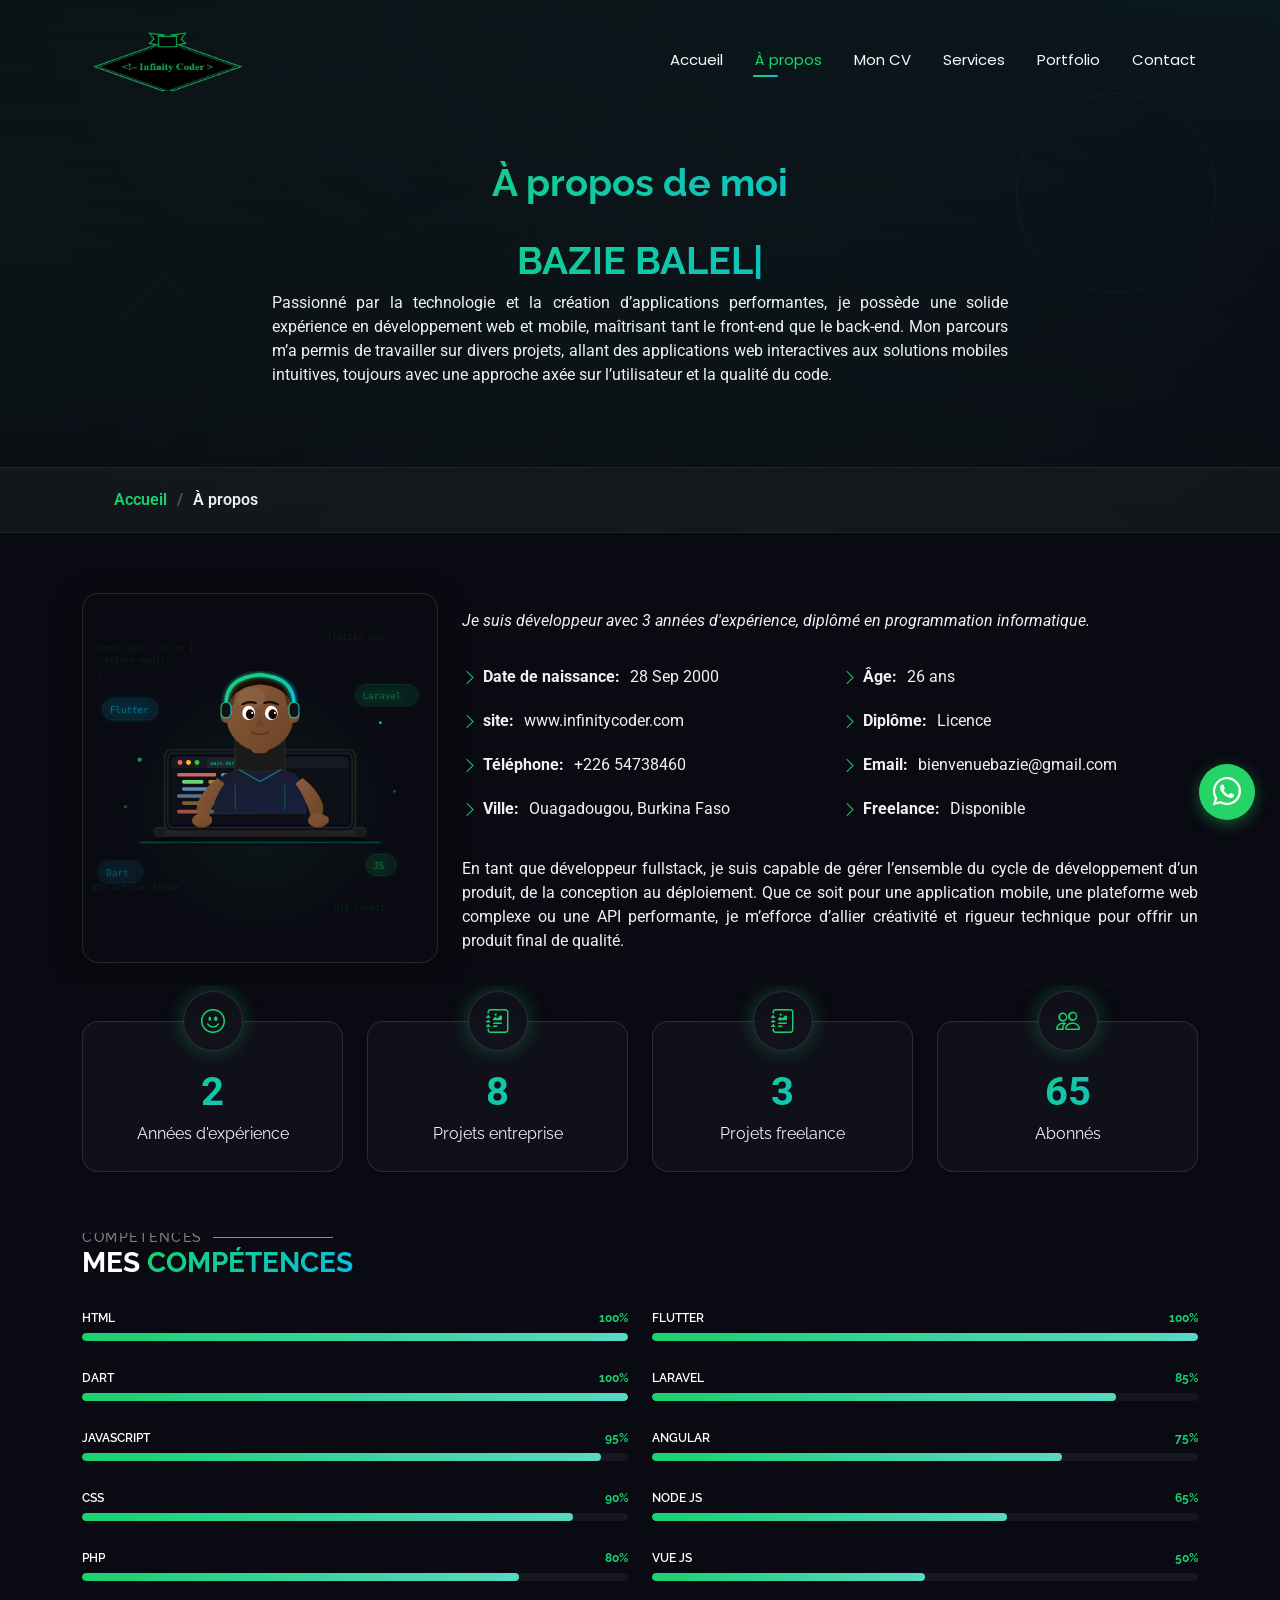
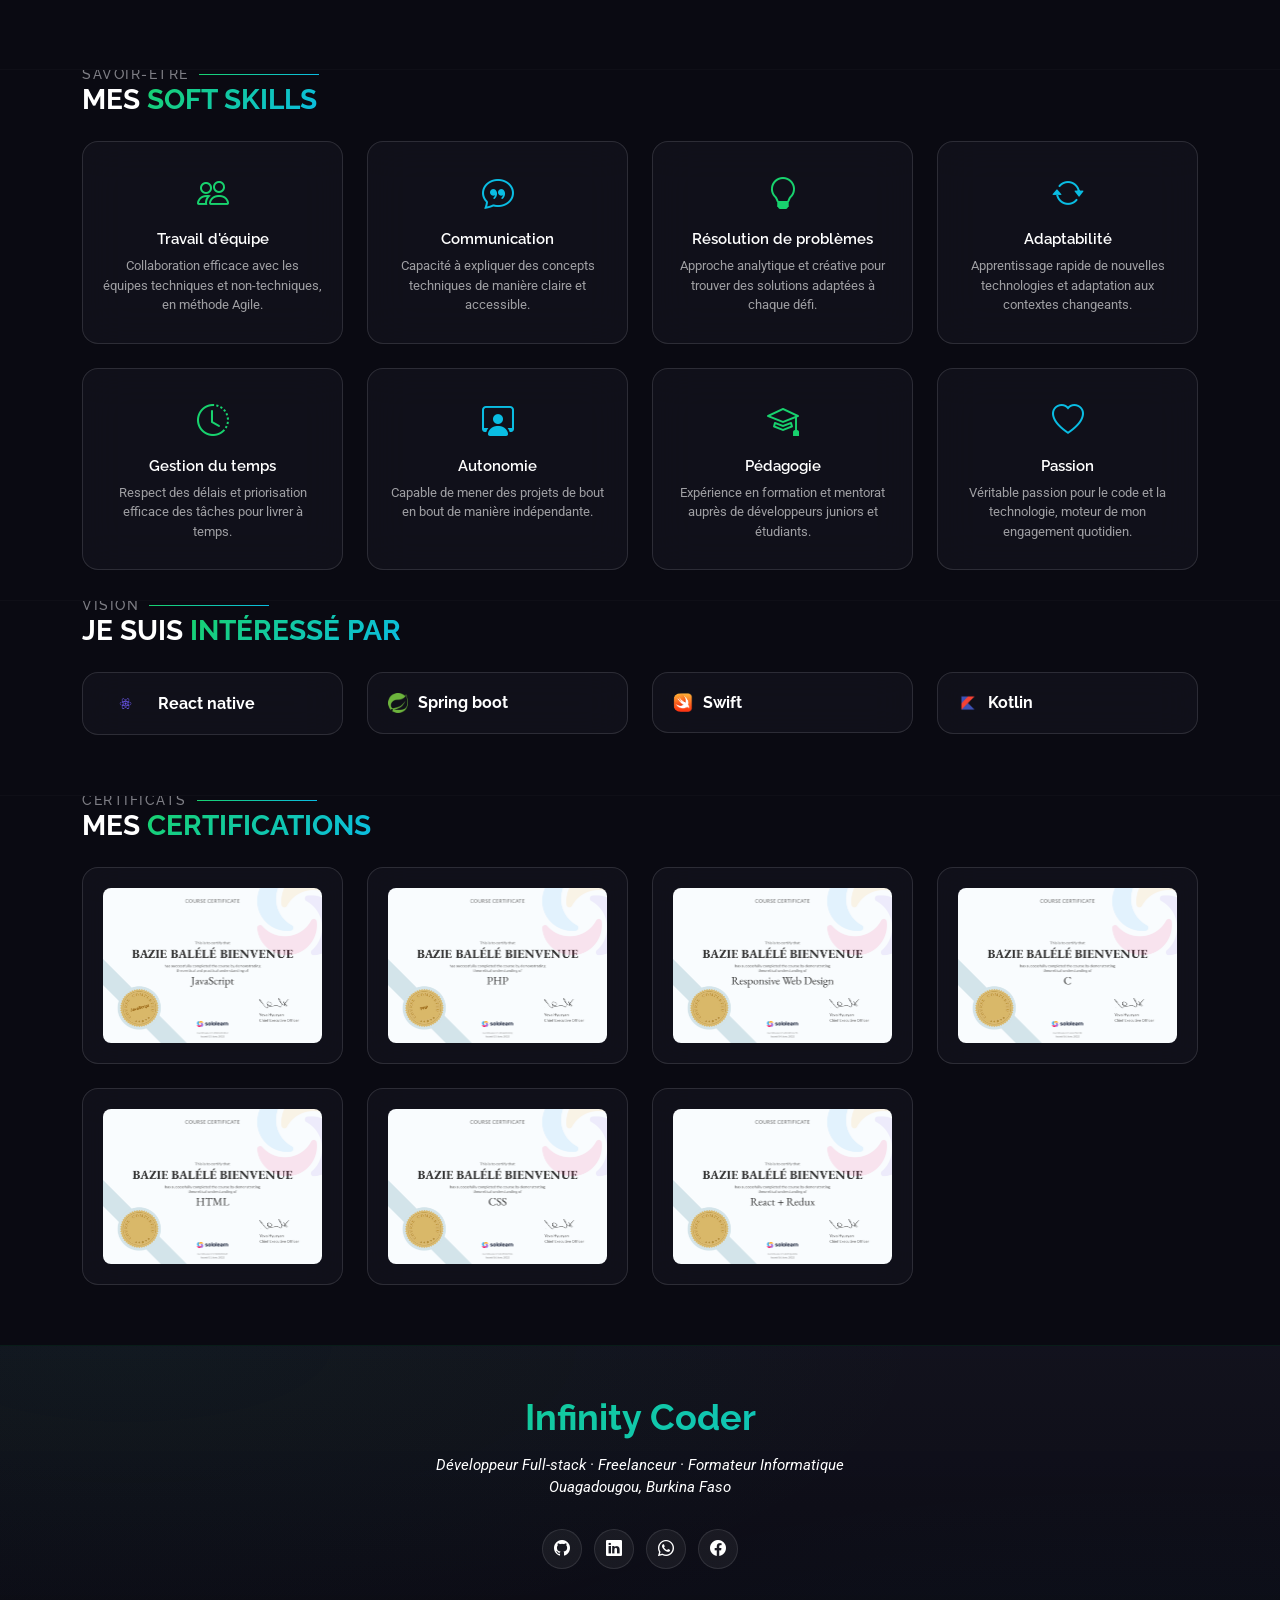
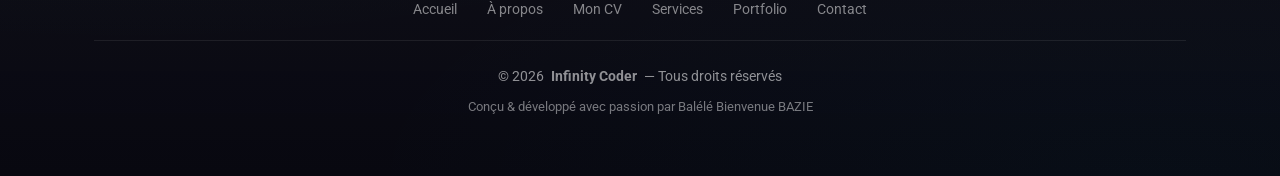
<file: about.html>
<!DOCTYPE html>
<html lang="fr">

<head>
  <meta charset="utf-8">
  <meta content="width=device-width, initial-scale=1.0" name="viewport">
  <title>À propos - Balélé Bienvenue portfolio</title>
  <meta name="description" content="Découvrez le parcours de Balélé Bienvenue BAZIE, développeur Full-stack passionné basé à Ouagadougou. 3 ans d'expérience en Flutter, Laravel et JavaScript.">
  <meta name="keywords" content="développeur, fullstack, flutter, laravel, burkina faso, ouagadougou, freelance">
  <meta property="og:title" content="À propos - Balélé Bienvenue">
  <meta property="og:description" content="Développeur Full-stack passionné, spécialisé en Flutter, Laravel et JavaScript.">
  <meta property="og:type" content="website">
  <meta property="og:image" content="assets/img/logo_infinity.png">

  <!-- Favicons -->
  <link href="assets/img/logo_infinity.png" rel="icon">
  <link href="assets/img/apple-touch-icon.png" rel="apple-touch-icon">

  <!-- Fonts -->
  <link href="https://fonts.googleapis.com" rel="preconnect">
  <link href="https://fonts.gstatic.com" rel="preconnect" crossorigin>
  <link
    href="https://fonts.googleapis.com/css2?family=Poppins:wght@400;500;600;700&family=Raleway:wght@600;700;800;900&family=Roboto:wght@400;500;700&display=swap"
    rel="stylesheet">

  <!-- Vendor CSS Files -->
  <link href="assets/vendor/bootstrap/css/bootstrap.min.css" rel="stylesheet">
  <link href="assets/vendor/bootstrap-icons/bootstrap-icons.css" rel="stylesheet">
  <link href="assets/vendor/aos/aos.css" rel="stylesheet">
  <link href="assets/vendor/swiper/swiper-bundle.min.css" rel="stylesheet">
  <link href="assets/vendor/glightbox/css/glightbox.min.css" rel="stylesheet">

  <!-- Main CSS File -->
  <link href="assets/css/main.css" rel="stylesheet">

  <!-- =======================================================
  * Template Name: Personal
  * Template URL: https://bootstrapmade.com/personal-free-resume-bootstrap-template/
  * Updated: Nov 04 2024 with Bootstrap v5.3.3
  * Author: BootstrapMade.com
  * License: https://bootstrapmade.com/license/
  ======================================================== -->
</head>

<body class="about-page">

  <a href="#main" class="skip-link">Aller au contenu</a>
  <header id="header" class="header d-flex align-items-center fixed-top">
    <div class="container-fluid container-xl position-relative d-flex align-items-center justify-content-between">
      <a href="index.html" class="logo d-flex align-items-center">
        <!-- Uncomment the line below if you also wish to use an image logo -->
        <!-- <img src="assets/img/logo.png" alt=""> -->
        <img src="assets/img/logo_infinity.png" width="465" height="256" alt="Logo Infinity Coder — Balélé Bienvenue BAZIE">
      </a>
      <nav id="navmenu" class="navmenu">
        <ul>
          <li><a href="index.html">Accueil</a></li>
          <li><a href="about.html" class="active">À propos</a></li>
          <li><a href="resume.html">Mon CV</a></li>
          <li><a href="services.html">Services</a></li>
          <li><a href="portfolio.html">Portfolio</a></li>
          <li><a href="contact.html">Contact</a></li>
        </ul>
        <i class="mobile-nav-toggle d-xl-none bi bi-list" role="button" tabindex="0" aria-label="Ouvrir le menu de navigation" aria-expanded="false" aria-controls="navmenu"></i>
      </nav>
    </div>
  </header>
  <main class="main" id="main">
    <!-- Page Title -->
    <div class="page-title" data-aos="fade">
      <div class="heading">
        <div class="container">
          <div class="row d-flex justify-content-center text-center">
            <div class="col-lg-8">
              <h1>À propos de moi</h1><br>
              <h1><span class="typed" data-typed-items="BAZIE BALELE BIENVENUE, Développeur Full-stack, Freelanceur, Formateur Informatique, Expert Flutter & Laravel"></span><span
                  class="typed-cursor typed-cursor--blink"></span></h1>
              <p class="mb-0" style="text-align: justify;">Passionné par la technologie et la création
                d’applications
                performantes, je possède une
                solide expérience en
                développement web et mobile, maîtrisant tant le front-end que le back-end. Mon parcours m’a permis de
                travailler sur
                divers projets, allant des applications web interactives aux solutions mobiles intuitives, toujours avec
                une approche
                axée sur l’utilisateur et la qualité du code.</p>
            </div>
          </div>
        </div>
      </div>
      <nav class="breadcrumbs">
        <div class="container">
          <ol>
            <li><a href="index.html">Accueil</a></li>
            <li class="current">À propos</li>
          </ol>
        </div>
      </nav>
    </div><!-- End Page Title -->
    <!-- About Section -->
    <section id="about" class="about section" style="padding-bottom: 0px;">
      <div class="container" data-aos="fade-up" data-aos-delay="100">
        <div class="row gy-4 justify-content-center">
          <div class="col-lg-4">
            <img src="assets/img/dev-illustration.svg" class="img-fluid" alt="Développeur Full-stack Illustration">
          </div>
          <div class="col-lg-8 content">
            <p class="fst-italic py-3">
              Je suis développeur avec <span id="dynamic-exp">3</span> années d'expérience, diplômé en programmation informatique.
            </p>
            <div class="row">
              <div class="col-lg-6">
                <ul>
                  <li><i class="bi bi-chevron-right"></i> <strong>Date de naissance:</strong> <span>28 Sep 2000</span>
                  </li>
                  <li><i class="bi bi-chevron-right"></i> <strong>site:</strong> <span>www.infinitycoder.com</span></li>
                  <li><i class="bi bi-chevron-right"></i> <strong>Téléphone:</strong> <span>+226 54738460</span></li>
                  <li><i class="bi bi-chevron-right"></i> <strong>Ville:</strong> <span>Ouagadougou, Burkina Faso</span>
                  </li>
                </ul>
              </div>
              <div class="col-lg-6">
                <ul>
                  <li><i class="bi bi-chevron-right"></i> <strong>Âge:</strong> <span id="dynamic-age">25 ans</span></li>
                  <li><i class="bi bi-chevron-right"></i> <strong>Diplôme:</strong> <span>Licence</span></li>
                  <li><i class="bi bi-chevron-right"></i> <strong>Email:</strong> <span>bienvenuebazie@gmail.com</span>
                  </li>
                  <li><i class="bi bi-chevron-right"></i> <strong>Freelance:</strong> <span>Disponible</span></li>
                </ul>
              </div>
            </div>
            <p class="py-3" style="text-align: justify;">
              En tant que développeur fullstack, je suis capable de gérer l’ensemble du cycle de développement d’un
              produit, de la
              conception au déploiement. Que ce soit pour une application mobile, une plateforme web complexe ou une API
              performante,
              je m’efforce d’allier créativité et rigueur technique pour offrir un produit final de qualité.
            </p>
          </div>
        </div>
      </div>
    </section><!-- /About Section -->
    <!-- Stats Section -->
    <section id="stats" class="stats section" style="padding-top:0px;">
      <div class="container" data-aos="fade-up" data-aos-delay="100" style="padding-top: 5px;">
        <div class="row gy-4">
          <div class="col-lg-3 col-md-6 d-flex flex-column align-items-center">
            <i class="bi bi-emoji-smile"></i>
            <div class="stats-item">
              <span data-purecounter-start="0" data-purecounter-end="3" data-purecounter-duration="1"
                class="purecounter" id="exp-counter"></span>
              <p>Années d'expérience</p>
            </div>
          </div><!-- End Stats Item -->
          <div class="col-lg-3 col-md-6 d-flex flex-column align-items-center">
            <i class="bi bi-journal-richtext"></i>
            <div class="stats-item">
              <span data-purecounter-start="0" data-purecounter-end="16" data-purecounter-duration="1"
                class="purecounter"></span>
              <p>Projets entreprise</p>
            </div>
          </div><!-- End Stats Item -->
          <div class="col-lg-3 col-md-6 d-flex flex-column align-items-center">
            <i class="bi bi-journal-richtext"></i>
            <div class="stats-item">
              <span data-purecounter-start="0" data-purecounter-end="5" data-purecounter-duration="1"
                class="purecounter"></span>
              <p>Projets freelance</p>
            </div>
          </div><!-- End Stats Item -->
          <div class="col-lg-3 col-md-6 d-flex flex-column align-items-center">
            <i class="bi bi-people"></i>
            <div class="stats-item">
              <span data-purecounter-start="0" data-purecounter-end="128" data-purecounter-duration="1"
                class="purecounter"></span>
              <p>Abonnés</p>
            </div>
          </div><!-- End Stats Item -->
        </div>
      </div>
    </section><!-- /Stats Section -->
    <!-- Skills Section -->
    <section id="skills" class="skills section" style="padding-top: 5px; padding-top: 0px;">
      <!-- Section Title -->
      <div class="container section-title" data-aos="fade-up" style="padding-bottom: 25px;">
        <h2>Compétences</h2>
        <div><span>Mes</span> <span class="description-title">Compétences</span></div>
      </div><!-- End Section Title -->
      <div class="container" data-aos="fade-up" data-aos-delay="100">
        <div class="row skills-content skills-animation">
          <div class="col-lg-6">
            <div class="progress">
              <span class="skill"><span>HTML</span> <i class="val">100%</i></span>
              <div class="progress-bar-wrap">
                <div class="progress-bar" role="progressbar" aria-valuenow="100" aria-valuemin="0" aria-valuemax="100">
                </div>
              </div>
            </div><!-- End Skills Item -->
            <div class="progress">
              <span class="skill"><span>DART</span> <i class="val">100%</i></span>
              <div class="progress-bar-wrap">
                <div class="progress-bar" role="progressbar" aria-valuenow="100" aria-valuemin="0" aria-valuemax="100">
                </div>
              </div>
            </div><!-- End Skills Item -->
            <div class="progress">
              <span class="skill"><span>JavaScript</span> <i class="val">95%</i></span>
              <div class="progress-bar-wrap">
                <div class="progress-bar" role="progressbar" aria-valuenow="95" aria-valuemin="0" aria-valuemax="100">
                </div>
              </div>
            </div><!-- End Skills Item -->
            <div class="progress">
              <span class="skill"><span>CSS</span> <i class="val">90%</i></span>
              <div class="progress-bar-wrap">
                <div class="progress-bar" role="progressbar" aria-valuenow="90" aria-valuemin="0" aria-valuemax="100">
                </div>
              </div>
            </div><!-- End Skills Item -->
            <div class="progress">
              <span class="skill"><span>PHP</span> <i class="val">80%</i></span>
              <div class="progress-bar-wrap">
                <div class="progress-bar" role="progressbar" aria-valuenow="80" aria-valuemin="0" aria-valuemax="100">
                </div>
              </div>
            </div><!-- End Skills Item -->
          </div>
          <div class="col-lg-6">
            <div class="progress">
              <span class="skill"><span>Flutter</span> <i class="val">100%</i></span>
              <div class="progress-bar-wrap">
                <div class="progress-bar" role="progressbar" aria-valuenow="100" aria-valuemin="0" aria-valuemax="100">
                </div>
              </div>
            </div><!-- End Skills Item -->
            <div class="progress">
              <span class="skill"><span>Laravel</span> <i class="val">85%</i></span>
              <div class="progress-bar-wrap">
                <div class="progress-bar" role="progressbar" aria-valuenow="85" aria-valuemin="0" aria-valuemax="100">
                </div>
              </div>
            </div><!-- End Skills Item -->
            <div class="progress">
              <span class="skill"><span>Angular</span> <i class="val">75%</i></span>
              <div class="progress-bar-wrap">
                <div class="progress-bar" role="progressbar" aria-valuenow="75" aria-valuemin="0" aria-valuemax="100">
                </div>
              </div>
            </div><!-- End Skills Item -->
            <div class="progress">
              <span class="skill"><span>Node js</span> <i class="val">65%</i></span>
              <div class="progress-bar-wrap">
                <div class="progress-bar" role="progressbar" aria-valuenow="65" aria-valuemin="0" aria-valuemax="100">
                </div>
              </div>
            </div><!-- End Skills Item -->
            <div class="progress">
              <span class="skill"><span>Vue js</span> <i class="val">50%</i></span>
              <div class="progress-bar-wrap">
                <div class="progress-bar" role="progressbar" aria-valuenow="50" aria-valuemin="0" aria-valuemax="100">
                </div>
              </div>
            </div><!-- End Skills Item -->
          </div>
        </div>
      </div>
    </section><!-- /Skills Section -->

    <!-- Soft Skills Section -->
    <section id="soft-skills" class="section" style="padding-top: 0px; padding-bottom: 30px;">
      <div class="container section-title" data-aos="fade-up" style="padding-bottom: 20px;">
        <h2>Savoir-être</h2>
        <div><span>Mes</span> <span class="description-title">Soft Skills</span></div>
      </div>
      <div class="container">
        <div class="row gy-4">
          <div class="col-lg-3 col-md-6" data-aos="fade-up" data-aos-delay="100">
            <div style="background: var(--glass-bg); backdrop-filter: var(--glass-blur); border: 1px solid var(--glass-border); border-radius: var(--card-radius); padding: 28px 20px; text-align: center; height: 100%;">
              <i class="bi bi-people" style="font-size: 32px; color: #18d26e; display: block; margin-bottom: 12px;"></i>
              <h5 style="font-size: 15px; font-weight: 600; margin-bottom: 8px;">Travail d'équipe</h5>
              <p style="font-size: 13px; color: rgba(255,255,255,0.6); margin: 0;">Collaboration efficace avec les équipes techniques et non-techniques, en méthode Agile.</p>
            </div>
          </div>
          <div class="col-lg-3 col-md-6" data-aos="fade-up" data-aos-delay="150">
            <div style="background: var(--glass-bg); backdrop-filter: var(--glass-blur); border: 1px solid var(--glass-border); border-radius: var(--card-radius); padding: 28px 20px; text-align: center; height: 100%;">
              <i class="bi bi-chat-quote" style="font-size: 32px; color: #0abde3; display: block; margin-bottom: 12px;"></i>
              <h5 style="font-size: 15px; font-weight: 600; margin-bottom: 8px;">Communication</h5>
              <p style="font-size: 13px; color: rgba(255,255,255,0.6); margin: 0;">Capacité à expliquer des concepts techniques de manière claire et accessible.</p>
            </div>
          </div>
          <div class="col-lg-3 col-md-6" data-aos="fade-up" data-aos-delay="200">
            <div style="background: var(--glass-bg); backdrop-filter: var(--glass-blur); border: 1px solid var(--glass-border); border-radius: var(--card-radius); padding: 28px 20px; text-align: center; height: 100%;">
              <i class="bi bi-lightbulb" style="font-size: 32px; color: #18d26e; display: block; margin-bottom: 12px;"></i>
              <h5 style="font-size: 15px; font-weight: 600; margin-bottom: 8px;">Résolution de problèmes</h5>
              <p style="font-size: 13px; color: rgba(255,255,255,0.6); margin: 0;">Approche analytique et créative pour trouver des solutions adaptées à chaque défi.</p>
            </div>
          </div>
          <div class="col-lg-3 col-md-6" data-aos="fade-up" data-aos-delay="250">
            <div style="background: var(--glass-bg); backdrop-filter: var(--glass-blur); border: 1px solid var(--glass-border); border-radius: var(--card-radius); padding: 28px 20px; text-align: center; height: 100%;">
              <i class="bi bi-arrow-repeat" style="font-size: 32px; color: #0abde3; display: block; margin-bottom: 12px;"></i>
              <h5 style="font-size: 15px; font-weight: 600; margin-bottom: 8px;">Adaptabilité</h5>
              <p style="font-size: 13px; color: rgba(255,255,255,0.6); margin: 0;">Apprentissage rapide de nouvelles technologies et adaptation aux contextes changeants.</p>
            </div>
          </div>
          <div class="col-lg-3 col-md-6" data-aos="fade-up" data-aos-delay="300">
            <div style="background: var(--glass-bg); backdrop-filter: var(--glass-blur); border: 1px solid var(--glass-border); border-radius: var(--card-radius); padding: 28px 20px; text-align: center; height: 100%;">
              <i class="bi bi-clock-history" style="font-size: 32px; color: #18d26e; display: block; margin-bottom: 12px;"></i>
              <h5 style="font-size: 15px; font-weight: 600; margin-bottom: 8px;">Gestion du temps</h5>
              <p style="font-size: 13px; color: rgba(255,255,255,0.6); margin: 0;">Respect des délais et priorisation efficace des tâches pour livrer à temps.</p>
            </div>
          </div>
          <div class="col-lg-3 col-md-6" data-aos="fade-up" data-aos-delay="350">
            <div style="background: var(--glass-bg); backdrop-filter: var(--glass-blur); border: 1px solid var(--glass-border); border-radius: var(--card-radius); padding: 28px 20px; text-align: center; height: 100%;">
              <i class="bi bi-person-workspace" style="font-size: 32px; color: #0abde3; display: block; margin-bottom: 12px;"></i>
              <h5 style="font-size: 15px; font-weight: 600; margin-bottom: 8px;">Autonomie</h5>
              <p style="font-size: 13px; color: rgba(255,255,255,0.6); margin: 0;">Capable de mener des projets de bout en bout de manière indépendante.</p>
            </div>
          </div>
          <div class="col-lg-3 col-md-6" data-aos="fade-up" data-aos-delay="400">
            <div style="background: var(--glass-bg); backdrop-filter: var(--glass-blur); border: 1px solid var(--glass-border); border-radius: var(--card-radius); padding: 28px 20px; text-align: center; height: 100%;">
              <i class="bi bi-mortarboard" style="font-size: 32px; color: #18d26e; display: block; margin-bottom: 12px;"></i>
              <h5 style="font-size: 15px; font-weight: 600; margin-bottom: 8px;">Pédagogie</h5>
              <p style="font-size: 13px; color: rgba(255,255,255,0.6); margin: 0;">Expérience en formation et mentorat auprès de développeurs juniors et étudiants.</p>
            </div>
          </div>
          <div class="col-lg-3 col-md-6" data-aos="fade-up" data-aos-delay="450">
            <div style="background: var(--glass-bg); backdrop-filter: var(--glass-blur); border: 1px solid var(--glass-border); border-radius: var(--card-radius); padding: 28px 20px; text-align: center; height: 100%;">
              <i class="bi bi-heart" style="font-size: 32px; color: #0abde3; display: block; margin-bottom: 12px;"></i>
              <h5 style="font-size: 15px; font-weight: 600; margin-bottom: 8px;">Passion</h5>
              <p style="font-size: 13px; color: rgba(255,255,255,0.6); margin: 0;">Véritable passion pour le code et la technologie, moteur de mon engagement quotidien.</p>
            </div>
          </div>
        </div>
      </div>
    </section><!-- /Soft Skills Section -->

    <!-- Interests Section -->
    <section id="interests" class="interests section" style="padding-top: 0px;">
      <!-- Section Title -->
      <div class="container section-title" data-aos="fade-up" style="padding-bottom: 20px;">
        <h2>Vision</h2>
        <div><span>Je suis</span> <span class="description-title">intéressé par</span></div>
      </div><!-- End Section Title -->
      <div class="container">
        <div class="row gy-4">
          <div class="col-lg-3 col-md-4" data-aos="fade-up" data-aos-delay="100">
            <div class="features-item">
              <img src="assets/img/reactnative.png" width="600" height="283" alt="" class="img-fluid" style="width: 55px; padding-right: 10px;">
              <h3><a href="" class="stretched-link">React native</a></h3>
            </div>
          </div><!-- End Feature Item -->
          <div class="col-lg-3 col-md-4" data-aos="fade-up" data-aos-delay="200">
            <div class="features-item">
              <img src="assets/img/Springboot.png" width="800" height="800" alt="" class="img-fluid" style="width: 30px; padding-right: 10px;">
              <h3><a href="" class="stretched-link">Spring boot</a></h3>
            </div>
          </div><!-- End Feature Item -->

          <div class="col-lg-3 col-md-4" data-aos="fade-up" data-aos-delay="300">
            <div class="features-item">
              <img src="assets/img/switf.png" width="848" height="790" alt="" class="img-fluid" style="width: 30px; padding-right: 10px;">
              <h3><a href="" class="stretched-link">Swift</a></h3>
            </div>
          </div><!-- End Feature Item -->

          <div class="col-lg-3 col-md-4" data-aos="fade-up" data-aos-delay="200">
            <div class="features-item">
              <img src="assets/img/kotlin.png" width="360" height="360" alt="" class="img-fluid" style="width: 30px; padding-right: 10px;">
              <h3><a href="" class="stretched-link">Kotlin</a></h3>
            </div>
          </div><!-- End Feature Item -->

        </div>
      </div>
    </section>
    <section id="certifications" class="interests section" style="padding-top: 0px;">
      <!-- Section Title -->
      <div class="container section-title" data-aos="fade-up" style="padding-bottom: 20px;">
        <h2>Certificats</h2>
        <div><span>Mes</span> <span class="description-title">Certifications</span></div>
      </div><!-- End Section Title -->
      <div class="container">
        <div class="row gy-4">
          <div class="col-lg-3 col-md-4" data-aos="fade-up" data-aos-delay="100">
            <div class="features-item">
              <img src="assets/img/javascript.png" width="1754" height="1238" alt="" class="img-fluid" loading="lazy">
            </div>
          </div><!-- End Feature Item -->
          <div class="col-lg-3 col-md-4" data-aos="fade-up" data-aos-delay="200">
            <div class="features-item">
              <img src="assets/img/php.png" width="1754" height="1238" alt="" class="img-fluid" loading="lazy">
            </div>
          </div><!-- End Feature Item -->

          <div class="col-lg-3 col-md-4" data-aos="fade-up" data-aos-delay="300">
            <div class="features-item">
              <img src="assets/img/rescon.png" width="1754" height="1238" alt="" class="img-fluid" loading="lazy">
            </div>
          </div><!-- End Feature Item -->

          <div class="col-lg-3 col-md-4" data-aos="fade-up" data-aos-delay="200">
            <div class="features-item">
              <img src="assets/img/c.png" width="1754" height="1238" alt="" class="img-fluid" loading="lazy">
            </div>
          </div><!-- End Feature Item -->

          <div class="col-lg-3 col-md-4" data-aos="fade-up" data-aos-delay="300">
            <div class="features-item">
              <img src="assets/img/html.png" width="1754" height="1238" alt="" class="img-fluid" loading="lazy">
            </div>
          </div><!-- End Feature Item -->

          <div class="col-lg-3 col-md-4" data-aos="fade-up" data-aos-delay="200">
            <div class="features-item">
              <img src="assets/img/css.png" width="1754" height="1238" alt="" class="img-fluid" loading="lazy">
            </div>
          </div><!-- End Feature Item -->
          <div class="col-lg-3 col-md-4" data-aos="fade-up" data-aos-delay="200">
            <div class="features-item">
              <img src="assets/img/reactredux.png" width="1754" height="1238" alt="" class="img-fluid" loading="lazy">
            </div>
          </div><!-- End Feature Item -->
        </div>
      </div>
    </section>
  </main>

  <footer id="footer" class="footer dark-background">
    <div class="container">
      <h3 class="sitename">Infinity Coder</h3>
      <p>Développeur Full-stack · Freelanceur · Formateur Informatique<br>Ouagadougou, Burkina Faso</p>
      <div class="social-links d-flex justify-content-center">
        <a href="https://github.com/bazieBienvenue" target="_blank" rel="noopener" title="GitHub"><i class="bi bi-github"></i></a>
        <a href="https://www.linkedin.com/in/balele-bienvenue-bazie" target="_blank" rel="noopener" title="LinkedIn"><i class="bi bi-linkedin"></i></a>
        <a href="https://wa.me/22654738460" target="_blank" rel="noopener" title="WhatsApp"><i class="bi bi-whatsapp"></i></a>
        <a href="https://www.facebook.com/BAZIE.Balele.Bienvenue" target="_blank" rel="noopener" title="Facebook"><i class="bi bi-facebook"></i></a>
      </div>
      <div class="footer-links">
        <a href="index.html">Accueil</a>
        <a href="about.html">À propos</a>
        <a href="resume.html">Mon CV</a>
        <a href="services.html">Services</a>
        <a href="portfolio.html">Portfolio</a>
        <a href="contact.html">Contact</a>
      </div>
      <div class="container">
        <div class="copyright">
          <span>© 2026</span> <strong class="px-1 sitename">Infinity Coder</strong> <span>— Tous droits réservés</span>
        </div>
        <p class="footer-tagline">Conçu & développé avec passion par Balélé Bienvenue BAZIE</p>
      </div>
    </div>
  </footer>

  <!-- Scroll Top -->
  <a href="#" id="scroll-top" class="scroll-top d-flex align-items-center justify-content-center"><i
      class="bi bi-arrow-up-short"></i></a>

  <!-- Preloader -->
  <div id="preloader"></div>

  <!-- Vendor JS Files -->
  <script src="assets/vendor/bootstrap/js/bootstrap.bundle.min.js"></script>
  <script src="assets/vendor/php-email-form/validate.js"></script>
  <script src="assets/vendor/aos/aos.js"></script>
  <script src="assets/vendor/typed.js/typed.umd.js"></script>
  <script src="assets/vendor/purecounter/purecounter_vanilla.js"></script>
  <script src="assets/vendor/waypoints/noframework.waypoints.js"></script>
  <script src="assets/vendor/swiper/swiper-bundle.min.js"></script>
  <script src="assets/vendor/glightbox/js/glightbox.min.js"></script>
  <script src="assets/vendor/imagesloaded/imagesloaded.pkgd.min.js"></script>
  <script src="assets/vendor/isotope-layout/isotope.pkgd.min.js"></script>

  <!-- Main JS File -->
  <script src="assets/js/main.js"></script>

  <!-- Age + Experience dynamiques -->
  <script>
    (function() {
      var today = new Date();
      // Age dynamique
      var birthDate = new Date(2000, 8, 28);
      var age = today.getFullYear() - birthDate.getFullYear();
      var m = today.getMonth() - birthDate.getMonth();
      if (m < 0 || (m === 0 && today.getDate() < birthDate.getDate())) age--;
      var elAge = document.getElementById('dynamic-age');
      if (elAge) elAge.textContent = age + ' ans';
      // Experience dynamique (debut carriere: 2023)
      var expYears = today.getFullYear() - 2023;
      if (today.getMonth() < 0) expYears--;
      if (expYears < 3) expYears = 3;
      var elExp = document.getElementById('dynamic-exp');
      if (elExp) elExp.textContent = expYears;
      var elCounter = document.getElementById('exp-counter');
      if (elCounter) elCounter.setAttribute('data-purecounter-end', expYears);
    })();
  </script>

  <!-- WhatsApp Floating Button -->
  <a href="https://wa.me/22654738460" class="whatsapp-float" target="_blank" rel="noopener" title="Contactez-moi sur WhatsApp">
    <i class="bi bi-whatsapp"></i>
  </a>

</body>

</html>
</file>
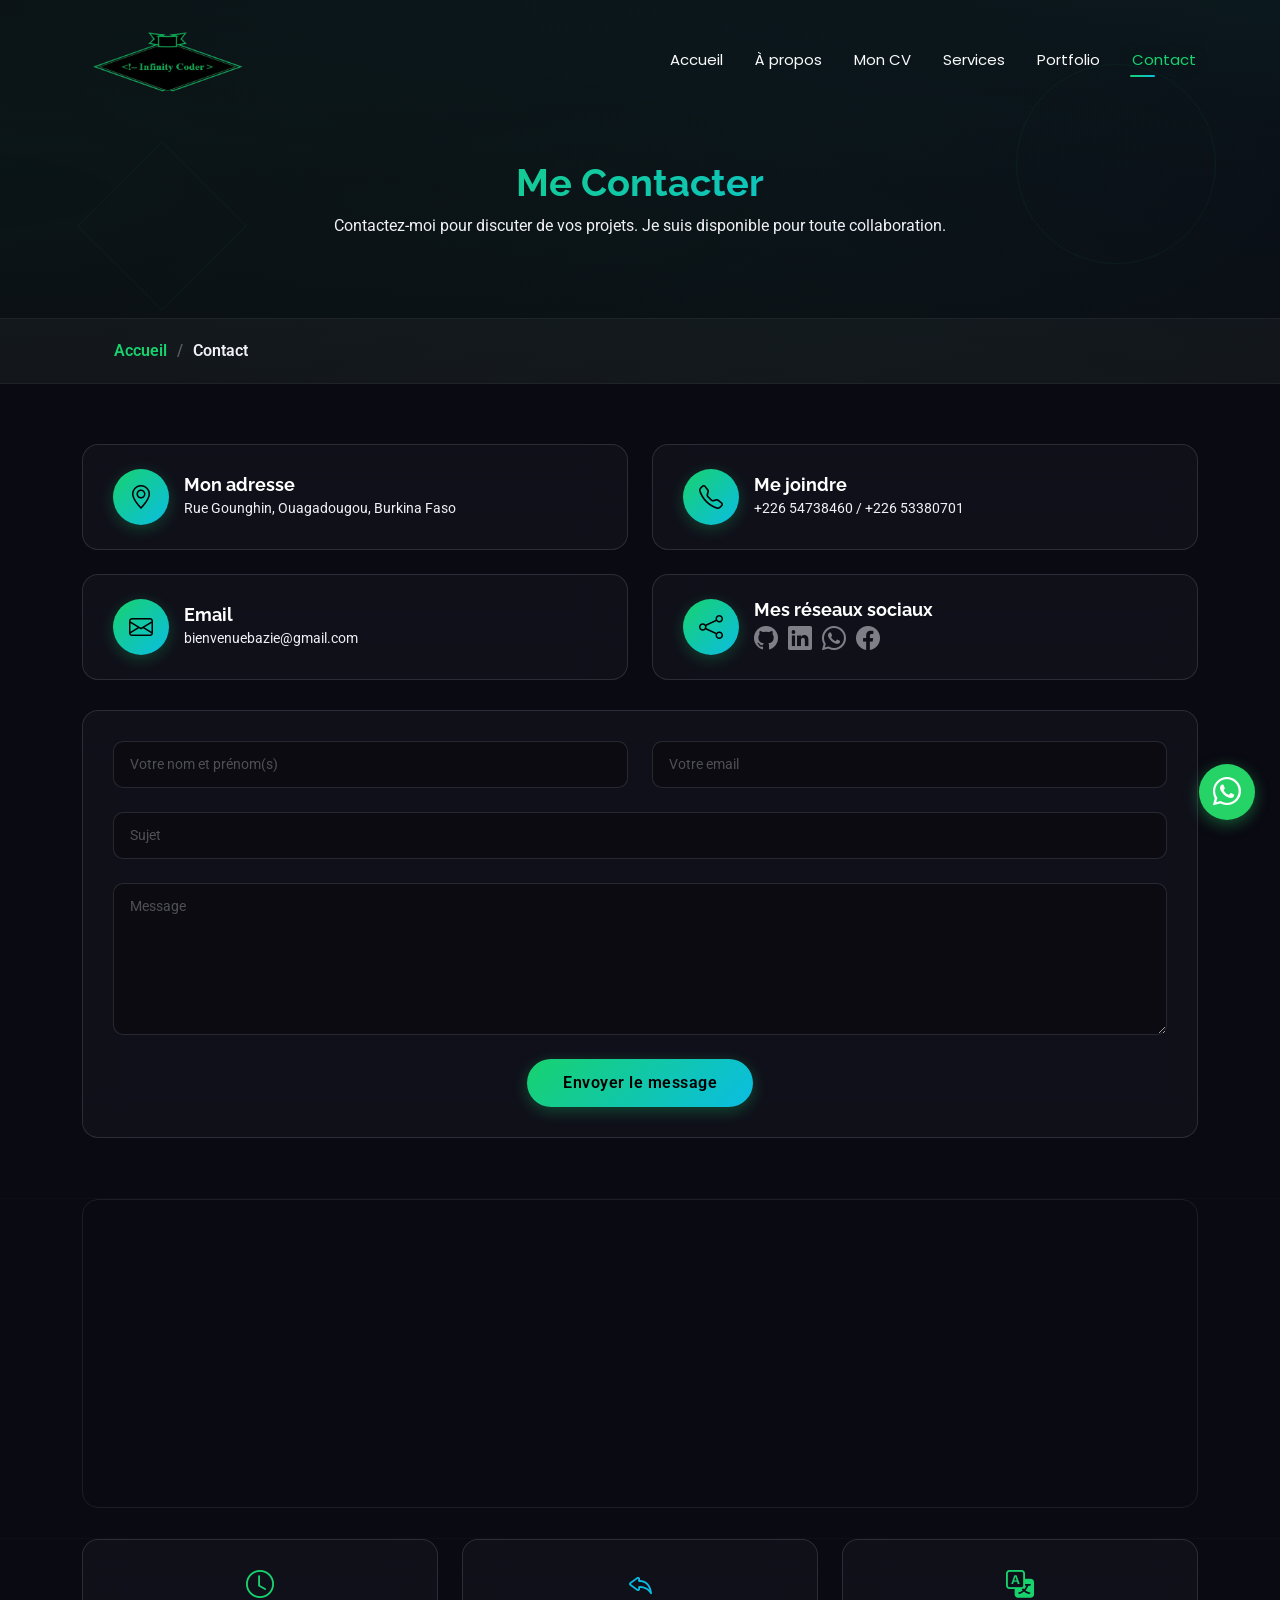
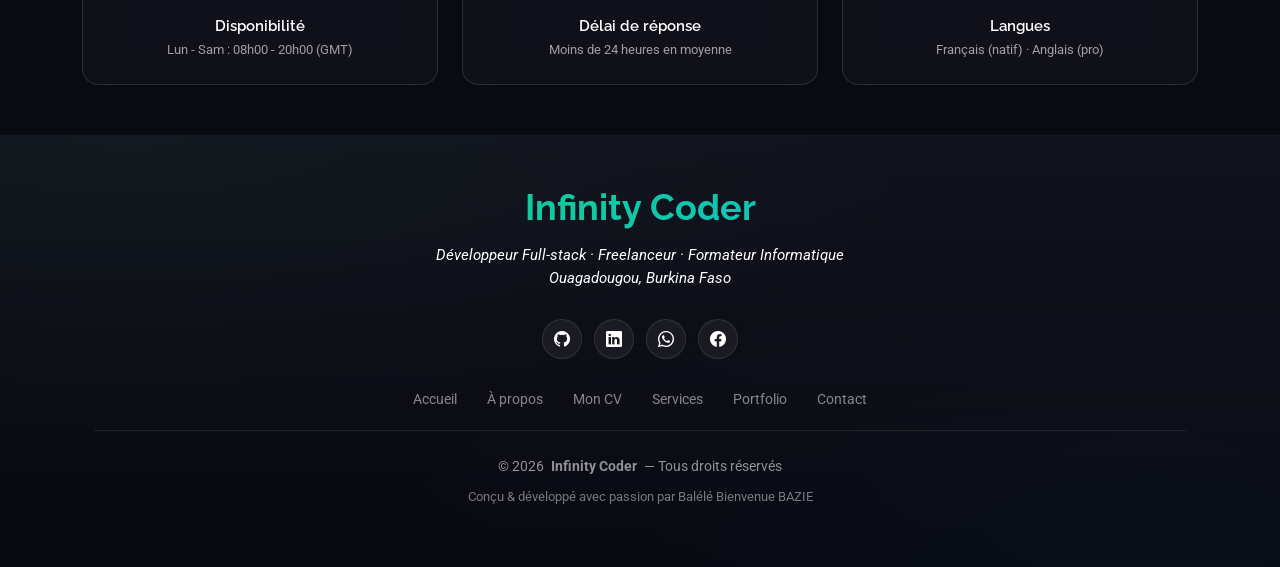
<file: contact.html>
<!DOCTYPE html>
<html lang="fr">

<head>
  <meta charset="utf-8">
  <meta content="width=device-width, initial-scale=1.0" name="viewport">
  <title>Contact - Balélé Bienvenue portfolio</title>
  <meta name="description" content="Contactez Balélé Bienvenue BAZIE pour vos projets de développement web, mobile ou formation informatique. Basé à Ouagadougou, Burkina Faso.">
  <meta name="keywords" content="contact, développeur, freelance, ouagadougou, burkina faso">
  <meta property="og:title" content="Contact - Balélé Bienvenue">
  <meta property="og:description" content="Contactez-moi pour vos projets de développement web, mobile ou formation.">
  <meta property="og:type" content="website">
  <meta property="og:image" content="assets/img/logo_infinity.png">

  <!-- Favicons -->
  <link href="assets/img/logo_infinity.png" rel="icon">
  <link href="assets/img/apple-touch-icon.png" rel="apple-touch-icon">

  <!-- Fonts -->
  <link href="https://fonts.googleapis.com" rel="preconnect">
  <link href="https://fonts.gstatic.com" rel="preconnect" crossorigin>
  <link
    href="https://fonts.googleapis.com/css2?family=Poppins:wght@400;500;600;700&family=Raleway:wght@600;700;800;900&family=Roboto:wght@400;500;700&display=swap"
    rel="stylesheet">

  <!-- Vendor CSS Files -->
  <link href="assets/vendor/bootstrap/css/bootstrap.min.css" rel="stylesheet">
  <link href="assets/vendor/bootstrap-icons/bootstrap-icons.css" rel="stylesheet">
  <link href="assets/vendor/aos/aos.css" rel="stylesheet">
  <link href="assets/vendor/swiper/swiper-bundle.min.css" rel="stylesheet">
  <link href="assets/vendor/glightbox/css/glightbox.min.css" rel="stylesheet">

  <!-- Main CSS File -->
  <link href="assets/css/main.css" rel="stylesheet">

  <!-- =======================================================
  * Template Name: Personal
  * Template URL: https://bootstrapmade.com/personal-free-resume-bootstrap-template/
  * Updated: Nov 04 2024 with Bootstrap v5.3.3
  * Author: BootstrapMade.com
  * License: https://bootstrapmade.com/license/
  ======================================================== -->
</head>

<body class="contact-page">

  <a href="#main" class="skip-link">Aller au contenu</a>
  <header id="header" class="header d-flex align-items-center fixed-top">
    <div class="container-fluid container-xl position-relative d-flex align-items-center justify-content-between">
      <a href="index.html" class="logo d-flex align-items-center">
        <!-- Uncomment the line below if you also wish to use an image logo -->
        <!-- <img src="assets/img/logo.png" alt=""> -->
        <img src="assets/img/logo_infinity.png" width="465" height="256" alt="Logo Infinity Coder — Balélé Bienvenue BAZIE">
      </a>
      <nav id="navmenu" class="navmenu">
        <ul>
          <li><a href="index.html">Accueil</a></li>
          <li><a href="about.html">À propos</a></li>
          <li><a href="resume.html">Mon CV</a></li>
          <li><a href="services.html">Services</a></li>
          <li><a href="portfolio.html">Portfolio</a></li>
          <li><a href="contact.html" class="active">Contact</a></li>
        </ul>
        <i class="mobile-nav-toggle d-xl-none bi bi-list" role="button" tabindex="0" aria-label="Ouvrir le menu de navigation" aria-expanded="false" aria-controls="navmenu"></i>
      </nav>
    </div>
  </header>

  <main class="main" id="main">
    <!-- Page Title -->
    <div class="page-title" data-aos="fade">
      <div class="heading">
        <div class="container">
          <div class="row d-flex justify-content-center text-center">
            <div class="col-lg-8">
              <h1>Me Contacter</h1>
              <p class="mb-0">Contactez-moi pour discuter de vos projets. Je suis disponible pour toute collaboration.</p>
            </div>
          </div>
        </div>
      </div>
      <nav class="breadcrumbs">
        <div class="container">
          <ol>
            <li><a href="index.html">Accueil</a></li>
            <li class="current">Contact</li>
          </ol>
        </div>
      </nav>
    </div><!-- End Page Title -->
    <!-- Contact Section -->
    <section id="contact" class="contact section">

      <div class="container" data-aos="fade-up" data-aos-delay="100">

        <div class="row gy-4">

          <div class="col-md-6">
            <div class="info-item d-flex align-items-center" data-aos="fade-up" data-aos-delay="200">
              <i class="icon bi bi-geo-alt flex-shrink-0"></i>
              <div>
                <h3>Mon adresse</h3>
                <p>Rue Gounghin, Ouagadougou, Burkina Faso</p>
              </div>
            </div>
          </div><!-- End Info Item -->
          <div class="col-md-6">
            <div class="info-item d-flex align-items-center" data-aos="fade-up" data-aos-delay="300">
              <i class="icon bi bi-telephone flex-shrink-0"></i>
              <div>
                <h3>Me joindre</h3>
                <p>+226 54738460 / +226 53380701</p>
              </div>
            </div>
          </div><!-- End Info Item -->
          <div class="col-md-6">
            <div class="info-item d-flex align-items-center" data-aos="fade-up" data-aos-delay="400">
              <i class="icon bi bi-envelope flex-shrink-0"></i>
              <div>
                <h3>Email</h3>
                <p>bienvenuebazie@gmail.com</p>
              </div>
            </div>
          </div><!-- End Info Item -->
          <div class="col-md-6">
            <div class="info-item d-flex align-items-center" data-aos="fade-up" data-aos-delay="500">
              <i class="icon bi bi-share flex-shrink-0"></i>
              <div>
                <h3>Mes réseaux sociaux</h3>
                <div class="social-links">
                  <a href="https://github.com/bazieBienvenue" target="_blank" rel="noopener" title="GitHub"><i class="bi bi-github"></i></a>
                  <a href="https://www.linkedin.com/in/balele-bienvenue-bazie" target="_blank" rel="noopener" title="LinkedIn"><i class="bi bi-linkedin"></i></a>
                  <a href="https://wa.me/22654738460" target="_blank" rel="noopener" title="WhatsApp"><i class="bi bi-whatsapp"></i></a>
                  <a href="https://www.facebook.com/BAZIE.Balele.Bienvenue" target="_blank" rel="noopener" title="Facebook"><i class="bi bi-facebook"></i></a>
                </div>
              </div>
            </div>
          </div><!-- End Info Item -->
        </div>
        <form id="contact-form" class="php-email-form" data-aos="fade-up" data-aos-delay="600">
          <div class="row gy-4">

            <div class="col-md-6">
              <input type="text" id="contact-name" name="name" class="form-control" placeholder="Votre nom et prénom(s)" required="">
            </div>

            <div class="col-md-6 ">
              <input type="email" id="contact-email" class="form-control" name="email" placeholder="Votre email" required="">
            </div>

            <div class="col-md-12">
              <input type="text" id="contact-subject" class="form-control" name="subject" placeholder="Sujet" required="">
            </div>

            <div class="col-md-12">
              <textarea id="contact-message" class="form-control" name="message" rows="6" placeholder="Message" required=""></textarea>
            </div>

            <div class="col-md-12 text-center">
              <button type="submit">Envoyer le message</button>
            </div>

          </div>
        </form>
        <script>
          document.getElementById('contact-form').addEventListener('submit', function(e) {
            e.preventDefault();
            var name = document.getElementById('contact-name').value;
            var email = document.getElementById('contact-email').value;
            var subject = document.getElementById('contact-subject').value;
            var message = document.getElementById('contact-message').value;
            var body = 'Nom: ' + name + '\nEmail: ' + email + '\n\n' + message;

            // Feedback visuel
            var btn = this.querySelector('button[type="submit"]');
            var originalText = btn.textContent;
            btn.innerHTML = '<i class="bi bi-check-circle"></i> Redirection vers votre messagerie...';
            btn.style.background = 'linear-gradient(135deg, #18d26e, #0abde3)';
            btn.style.color = '#000';

            setTimeout(function() {
              window.location.href = 'mailto:bienvenuebazie@gmail.com?subject=' + encodeURIComponent(subject) + '&body=' + encodeURIComponent(body);
              setTimeout(function() {
                btn.textContent = originalText;
                btn.style.background = '';
                btn.style.color = '';
              }, 2000);
            }, 500);
          });
        </script>

      </div>

    </section><!-- /Contact Section -->

    <!-- Google Maps -->
    <section class="section" style="padding: 0 0 30px;">
      <div class="container" data-aos="fade-up">
        <div style="border-radius: 16px; overflow: hidden; border: 1px solid rgba(255,255,255,0.08);">
          <iframe src="https://www.google.com/maps/embed?pb=!1m18!1m12!1m3!1d124583.53633498498!2d-1.6012345!3d12.3714277!2m3!1f0!2f0!3f0!3m2!1i1024!2i768!4f13.1!3m3!1m2!1s0xe2e9e5b1e1f6d0d%3A0x7e8f0e7d13a11f05!2sOuagadougou%2C%20Burkina%20Faso!5e0!3m2!1sfr!2s!4v1700000000000!5m2!1sfr!2s" width="100%" height="300" style="border:0; filter: invert(90%) hue-rotate(180deg) brightness(0.9) contrast(1.1);" allowfullscreen="" loading="lazy" referrerpolicy="no-referrer-when-downgrade"></iframe>
        </div>
      </div>
    </section>

    <!-- Info complémentaire -->
    <section class="section" style="padding: 0 0 50px;">
      <div class="container">
        <div class="row gy-4" data-aos="fade-up">
          <div class="col-md-4">
            <div style="background: var(--glass-bg); backdrop-filter: var(--glass-blur); border: 1px solid var(--glass-border); border-radius: 16px; padding: 25px; text-align: center;">
              <i class="bi bi-clock" style="font-size: 28px; color: #18d26e; margin-bottom: 10px; display: block;"></i>
              <h5 style="font-size: 15px; font-weight: 600; margin-bottom: 5px;">Disponibilité</h5>
              <p style="font-size: 13px; color: rgba(255,255,255,0.6); margin: 0;">Lun - Sam : 08h00 - 20h00 (GMT)</p>
            </div>
          </div>
          <div class="col-md-4">
            <div style="background: var(--glass-bg); backdrop-filter: var(--glass-blur); border: 1px solid var(--glass-border); border-radius: 16px; padding: 25px; text-align: center;">
              <i class="bi bi-reply" style="font-size: 28px; color: #0abde3; margin-bottom: 10px; display: block;"></i>
              <h5 style="font-size: 15px; font-weight: 600; margin-bottom: 5px;">Délai de réponse</h5>
              <p style="font-size: 13px; color: rgba(255,255,255,0.6); margin: 0;">Moins de 24 heures en moyenne</p>
            </div>
          </div>
          <div class="col-md-4">
            <div style="background: var(--glass-bg); backdrop-filter: var(--glass-blur); border: 1px solid var(--glass-border); border-radius: 16px; padding: 25px; text-align: center;">
              <i class="bi bi-translate" style="font-size: 28px; color: #18d26e; margin-bottom: 10px; display: block;"></i>
              <h5 style="font-size: 15px; font-weight: 600; margin-bottom: 5px;">Langues</h5>
              <p style="font-size: 13px; color: rgba(255,255,255,0.6); margin: 0;">Français (natif) · Anglais (pro)</p>
            </div>
          </div>
        </div>
      </div>
    </section>

  </main>

  <footer id="footer" class="footer dark-background">
    <div class="container">
      <h3 class="sitename">Infinity Coder</h3>
      <p>Développeur Full-stack · Freelanceur · Formateur Informatique<br>Ouagadougou, Burkina Faso</p>
      <div class="social-links d-flex justify-content-center">
        <a href="https://github.com/bazieBienvenue" target="_blank" rel="noopener" title="GitHub"><i class="bi bi-github"></i></a>
        <a href="https://www.linkedin.com/in/balele-bienvenue-bazie" target="_blank" rel="noopener" title="LinkedIn"><i class="bi bi-linkedin"></i></a>
        <a href="https://wa.me/22654738460" target="_blank" rel="noopener" title="WhatsApp"><i class="bi bi-whatsapp"></i></a>
        <a href="https://www.facebook.com/BAZIE.Balele.Bienvenue" target="_blank" rel="noopener" title="Facebook"><i class="bi bi-facebook"></i></a>
      </div>
      <div class="footer-links">
        <a href="index.html">Accueil</a>
        <a href="about.html">À propos</a>
        <a href="resume.html">Mon CV</a>
        <a href="services.html">Services</a>
        <a href="portfolio.html">Portfolio</a>
        <a href="contact.html">Contact</a>
      </div>
      <div class="container">
        <div class="copyright">
          <span>© 2026</span> <strong class="px-1 sitename">Infinity Coder</strong> <span>— Tous droits réservés</span>
        </div>
        <p class="footer-tagline">Conçu & développé avec passion par Balélé Bienvenue BAZIE</p>
      </div>
    </div>
  </footer>

  <!-- Scroll Top -->
  <a href="#" id="scroll-top" class="scroll-top d-flex align-items-center justify-content-center"><i
      class="bi bi-arrow-up-short"></i></a>

  <!-- Preloader -->
  <div id="preloader"></div>

  <!-- Vendor JS Files -->
  <script src="assets/vendor/bootstrap/js/bootstrap.bundle.min.js"></script>
  <script src="assets/vendor/php-email-form/validate.js"></script>
  <script src="assets/vendor/aos/aos.js"></script>
  <script src="assets/vendor/typed.js/typed.umd.js"></script>
  <script src="assets/vendor/purecounter/purecounter_vanilla.js"></script>
  <script src="assets/vendor/waypoints/noframework.waypoints.js"></script>
  <script src="assets/vendor/swiper/swiper-bundle.min.js"></script>
  <script src="assets/vendor/glightbox/js/glightbox.min.js"></script>
  <script src="assets/vendor/imagesloaded/imagesloaded.pkgd.min.js"></script>
  <script src="assets/vendor/isotope-layout/isotope.pkgd.min.js"></script>

  <!-- Main JS File -->
  <script src="assets/js/main.js"></script>

  <!-- WhatsApp Floating Button -->
  <a href="https://wa.me/22654738460" class="whatsapp-float" target="_blank" rel="noopener" title="Contactez-moi sur WhatsApp">
    <i class="bi bi-whatsapp"></i>
  </a>

</body>

</html>
</file>
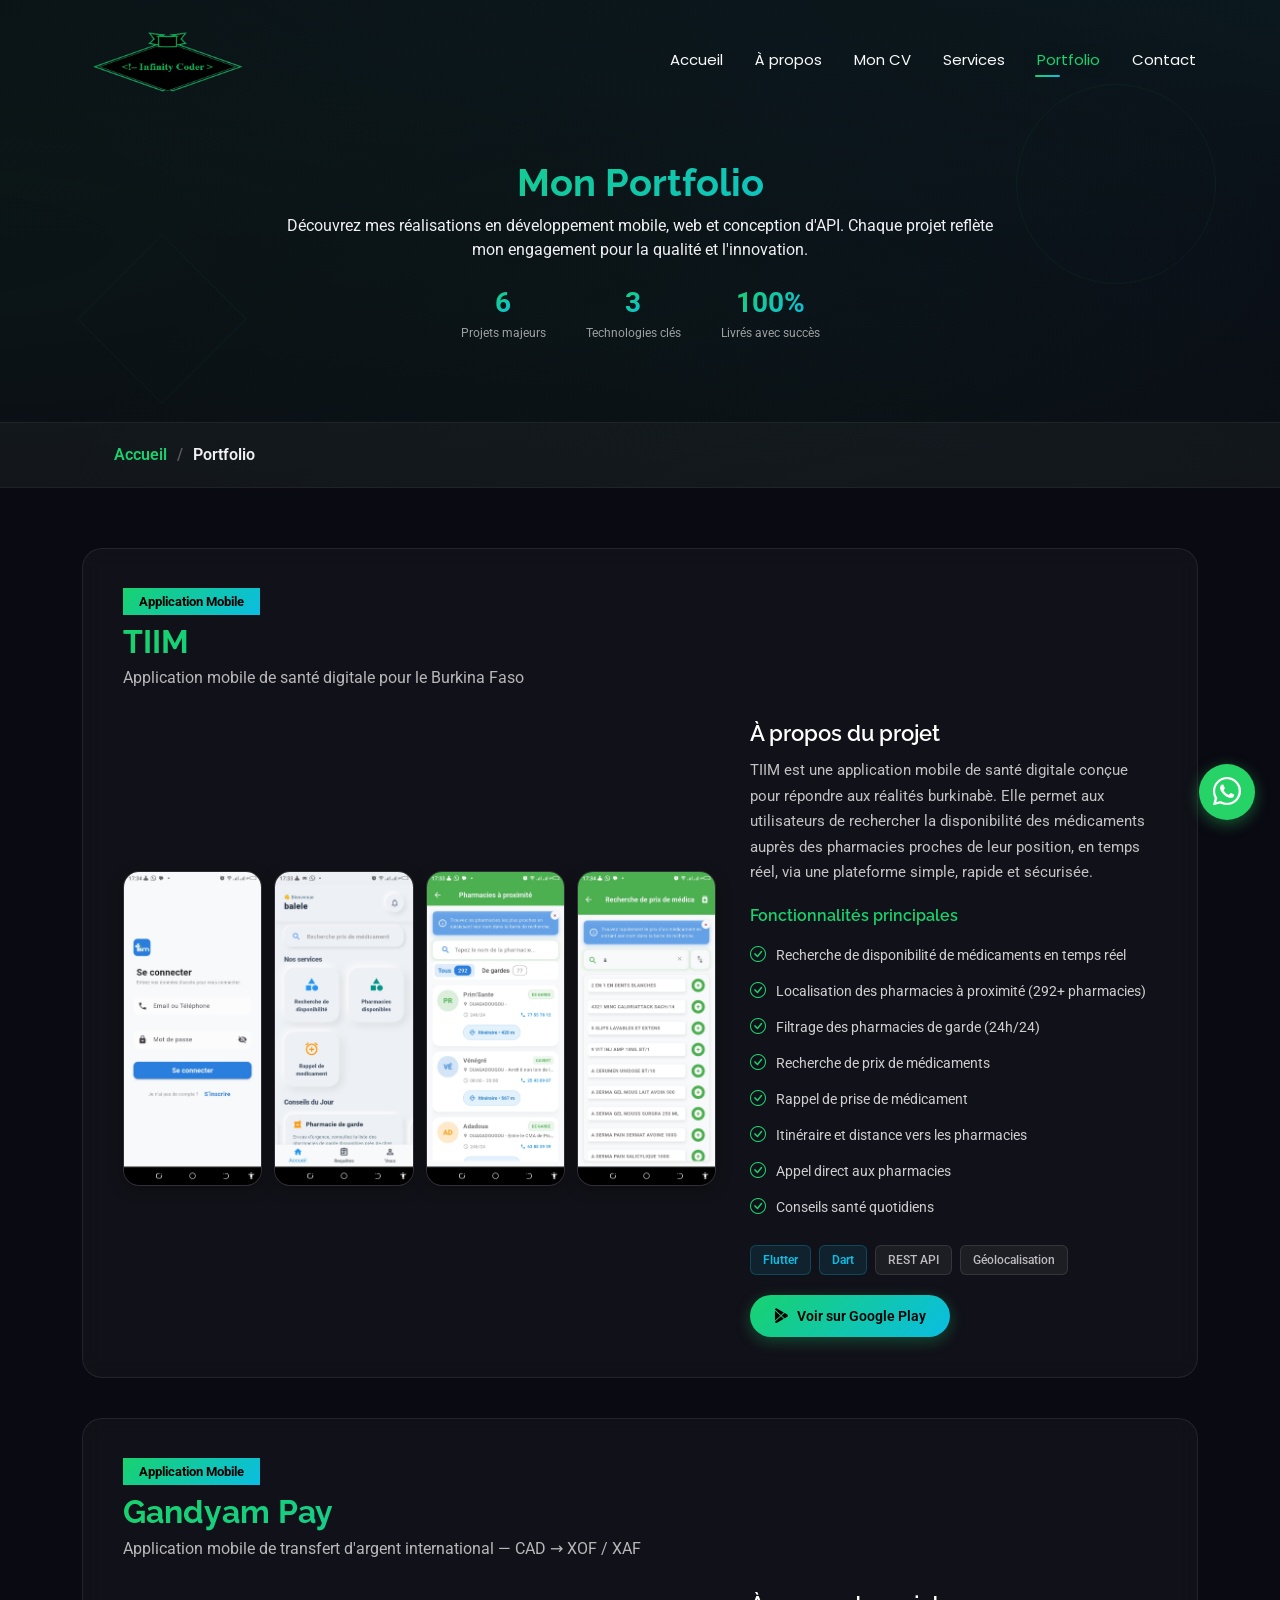
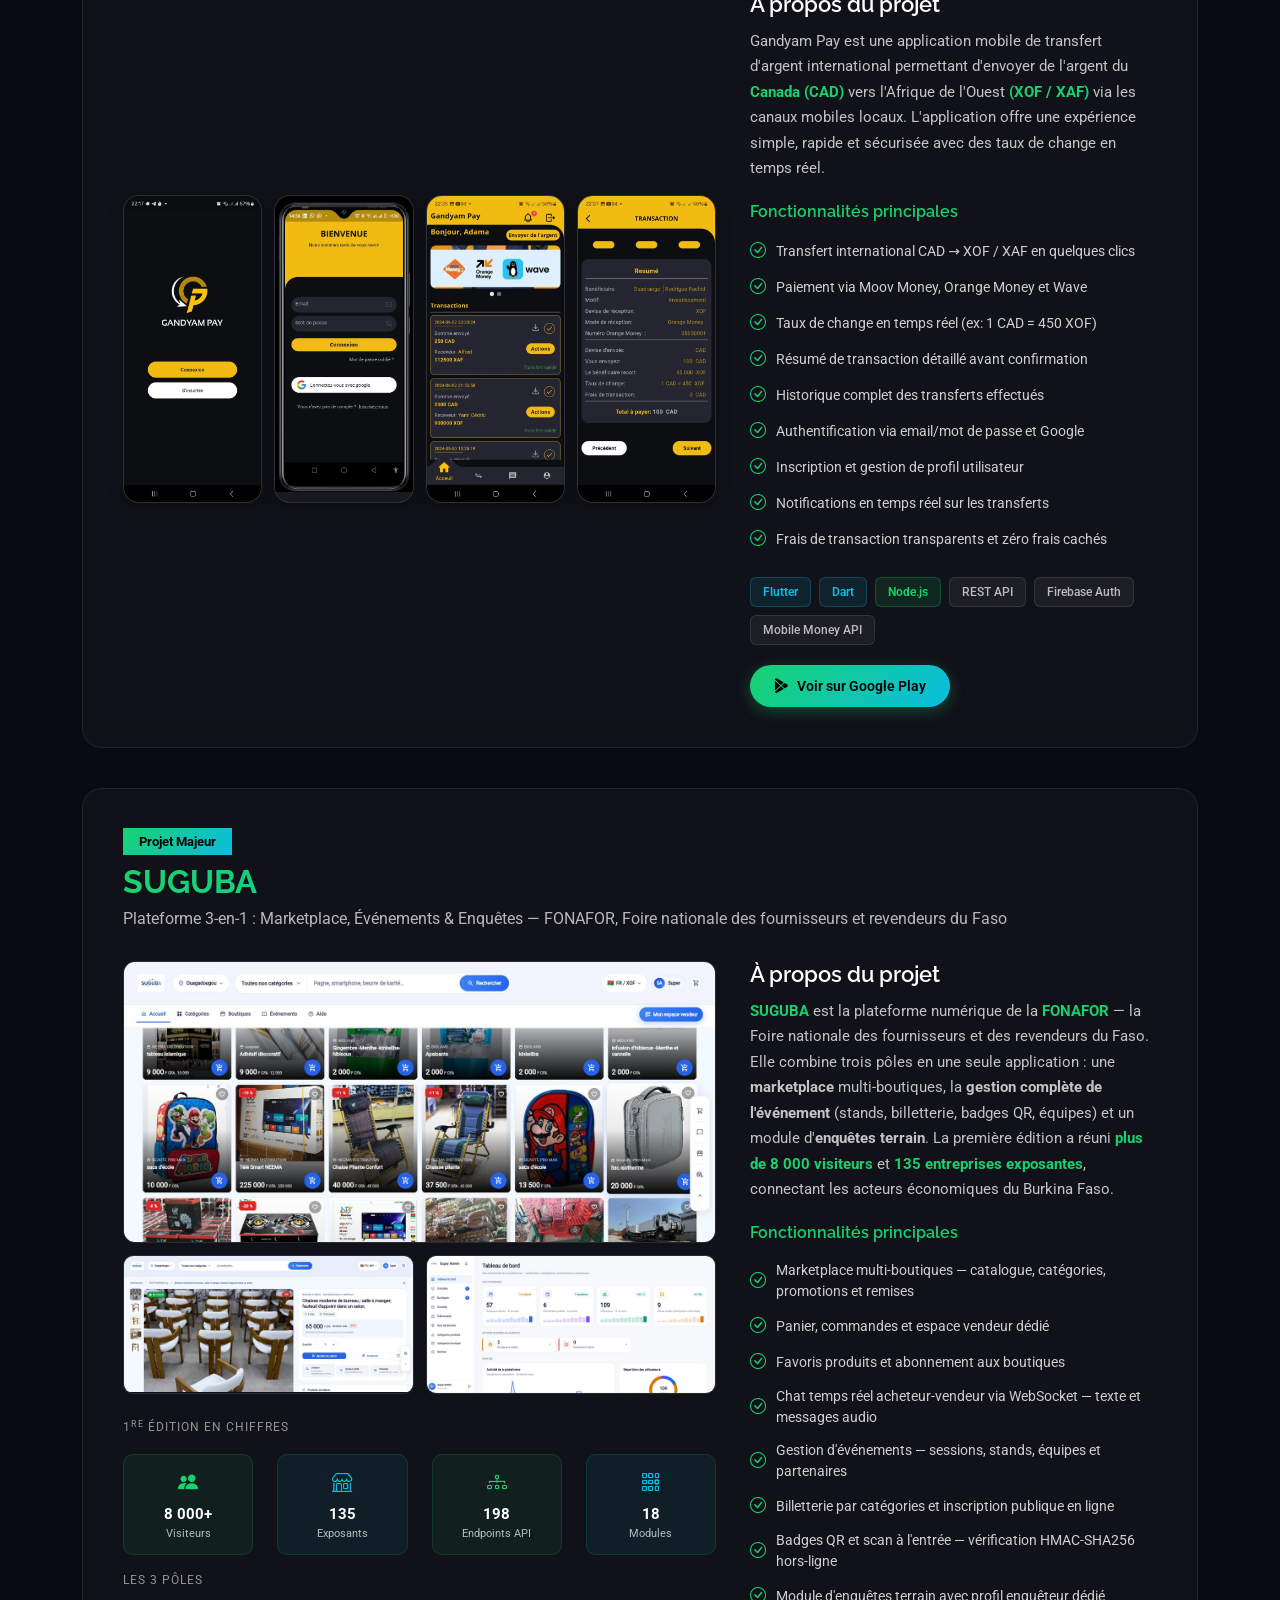
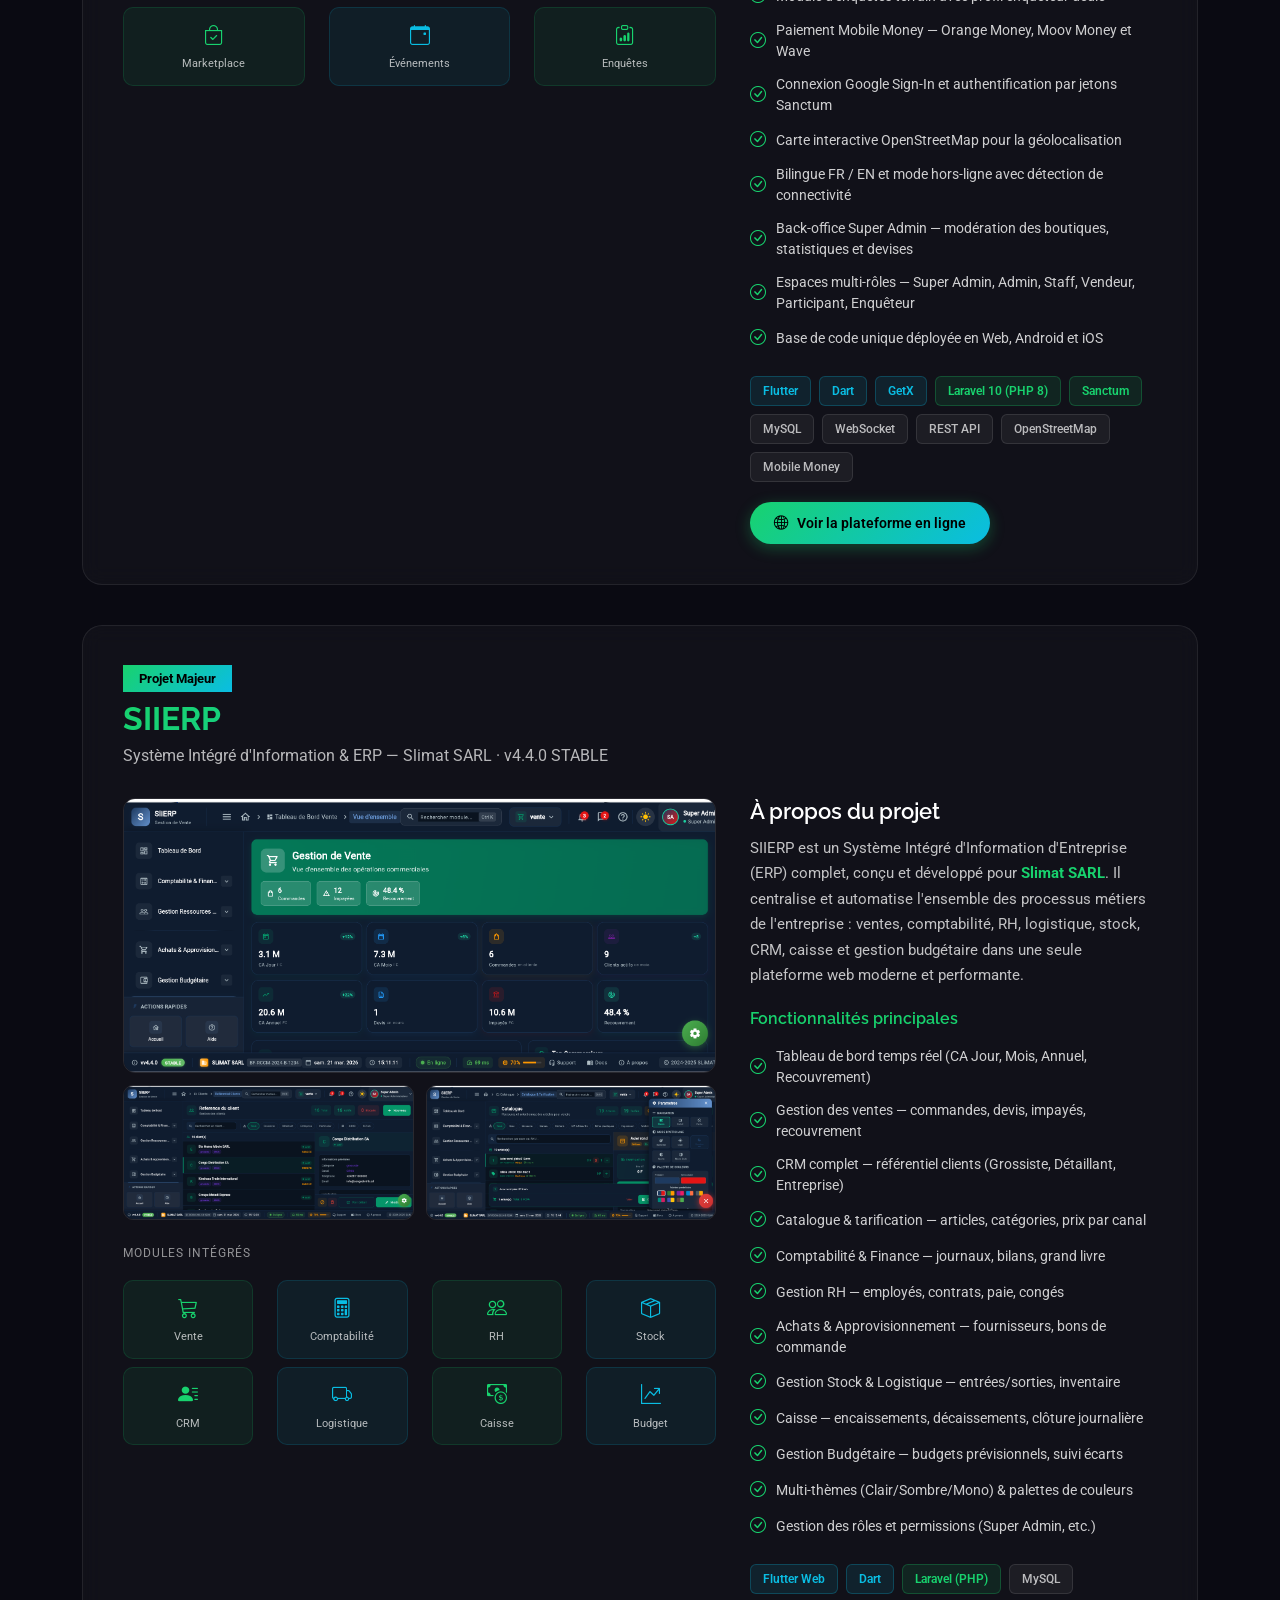
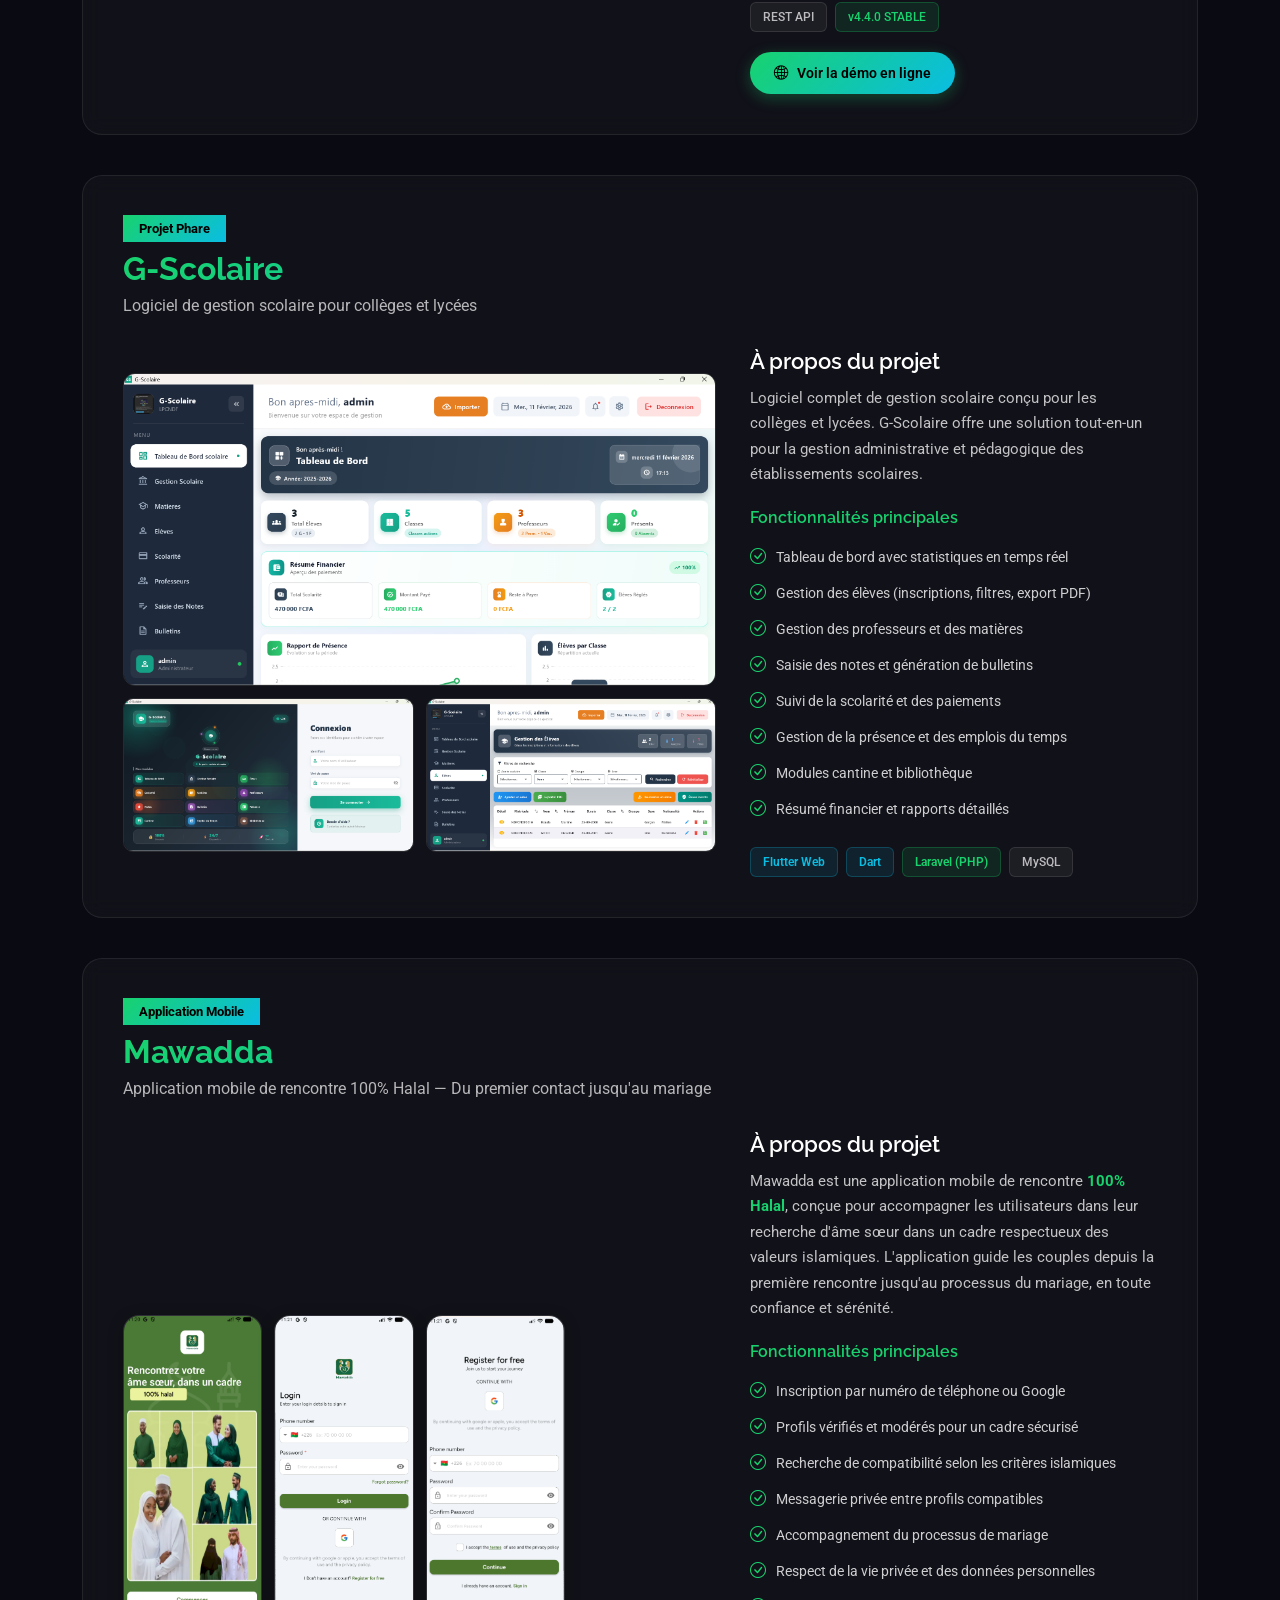
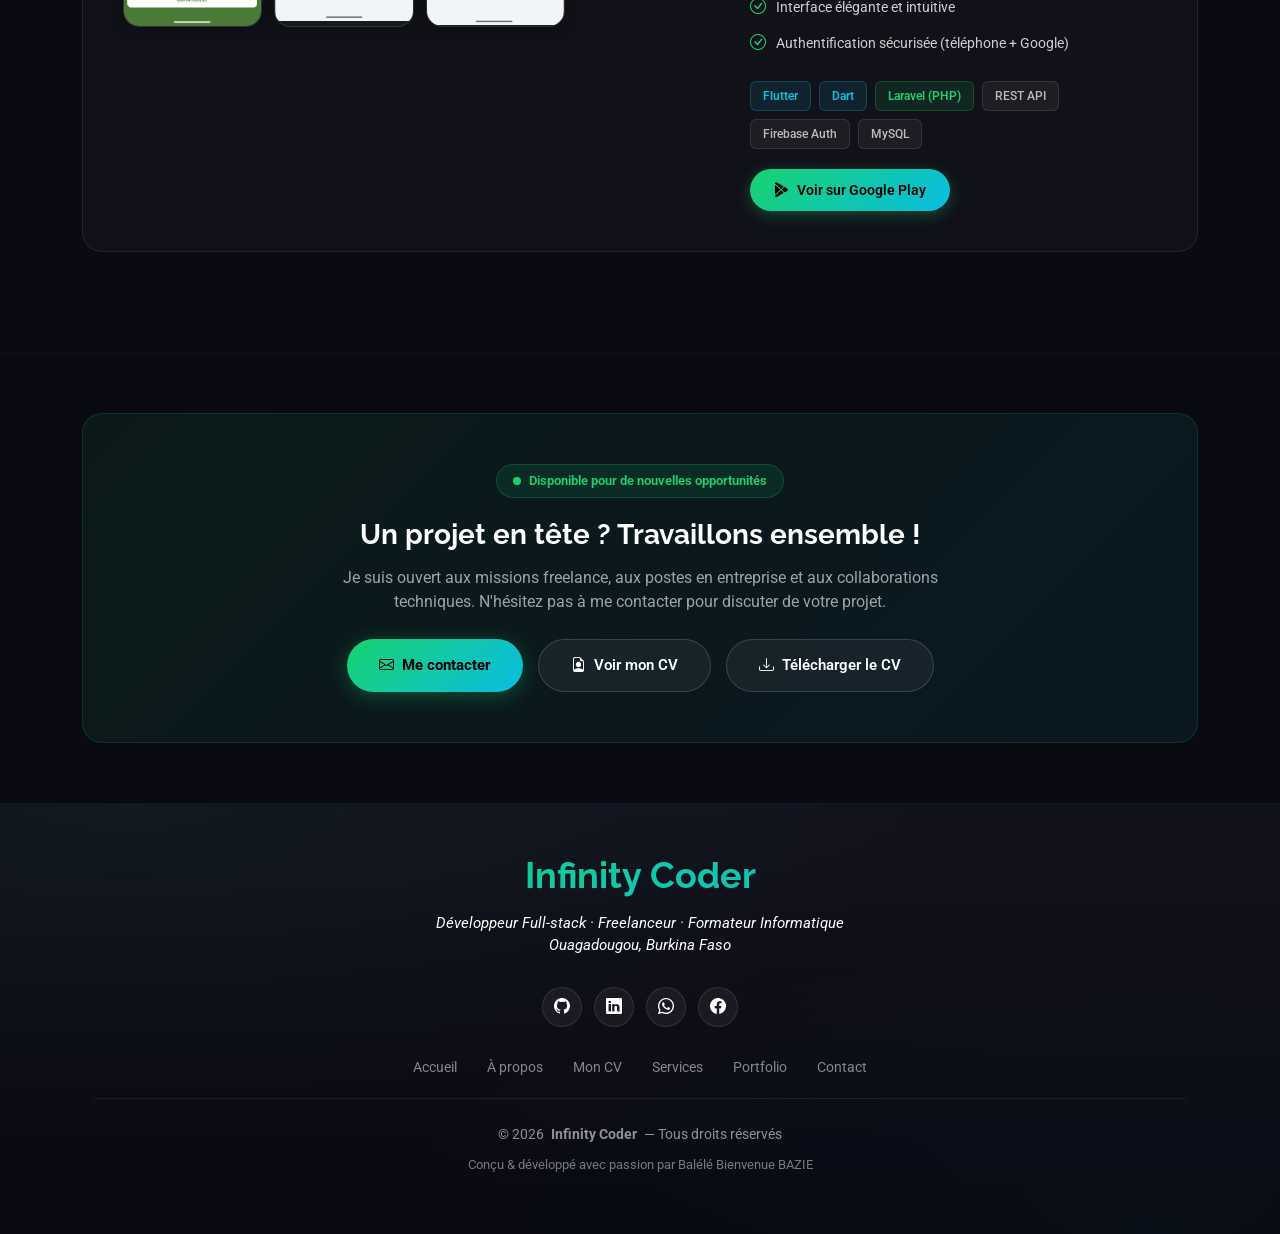
<file: portfolio.html>
<!DOCTYPE html>
<html lang="fr">

<head>
  <meta charset="utf-8">
  <meta content="width=device-width, initial-scale=1.0" name="viewport">
  <title>Portfolio - Balélé Bienvenue portfolio</title>
  <meta name="description" content="Portfolio de Balélé Bienvenue BAZIE - Réalisations en développement mobile Flutter, sites web Laravel et conception d'API REST.">
  <meta name="keywords" content="portfolio, projets, flutter, laravel, api, mobile, web, burkina faso">
  <meta property="og:title" content="Portfolio - Balélé Bienvenue">
  <meta property="og:description" content="Découvrez mes réalisations en développement mobile, web et API.">
  <meta property="og:type" content="website">
  <meta property="og:image" content="assets/img/logo_infinity.png">

  <!-- Favicons -->
  <link href="assets/img/logo_infinity.png" rel="icon">
  <link href="assets/img/apple-touch-icon.png" rel="apple-touch-icon">

  <!-- Fonts -->
  <link href="https://fonts.googleapis.com" rel="preconnect">
  <link href="https://fonts.gstatic.com" rel="preconnect" crossorigin>
  <link
    href="https://fonts.googleapis.com/css2?family=Poppins:wght@400;500;600;700&family=Raleway:wght@600;700;800;900&family=Roboto:wght@400;500;700&display=swap"
    rel="stylesheet">

  <!-- Vendor CSS Files -->
  <link href="assets/vendor/bootstrap/css/bootstrap.min.css" rel="stylesheet">
  <link href="assets/vendor/bootstrap-icons/bootstrap-icons.css" rel="stylesheet">
  <link href="assets/vendor/aos/aos.css" rel="stylesheet">
  <link href="assets/vendor/swiper/swiper-bundle.min.css" rel="stylesheet">
  <link href="assets/vendor/glightbox/css/glightbox.min.css" rel="stylesheet">

  <!-- Main CSS File -->
  <link href="assets/css/main.css" rel="stylesheet">

  <!-- Schema.org JSON-LD -->
  <script type="application/ld+json">
  {
    "@context": "https://schema.org",
    "@type": "CollectionPage",
    "name": "Portfolio - Balélé Bienvenue BAZIE",
    "description": "Réalisations en développement mobile Flutter, sites web Laravel et conception d'API REST.",
    "author": {
      "@type": "Person",
      "name": "Balélé Bienvenue BAZIE"
    },
    "mainEntity": [
      {
        "@type": "SoftwareApplication",
        "name": "TIIM",
        "applicationCategory": "HealthApplication",
        "operatingSystem": "Android, iOS",
        "description": "Application mobile de santé digitale pour le Burkina Faso"
      },
      {
        "@type": "SoftwareApplication",
        "name": "Gandyam Pay",
        "applicationCategory": "FinanceApplication",
        "operatingSystem": "Android, iOS",
        "description": "Application de transfert d'argent international CAD vers XOF/XAF"
      },
      {
        "@type": "SoftwareApplication",
        "name": "SUGUBA",
        "applicationCategory": "ShoppingApplication",
        "operatingSystem": "Web, Android, iOS",
        "url": "https://www.suguba-fonafor.com/",
        "description": "Plateforme 3-en-1 de la foire FONAFOR : marketplace multi-boutiques, gestion d'événements et enquêtes"
      },
      {
        "@type": "SoftwareApplication",
        "name": "SIIERP",
        "applicationCategory": "BusinessApplication",
        "operatingSystem": "Web",
        "description": "Système ERP complet pour Slimat SARL"
      },
      {
        "@type": "SoftwareApplication",
        "name": "G-Scolaire",
        "applicationCategory": "EducationalApplication",
        "operatingSystem": "Web",
        "description": "Logiciel de gestion scolaire pour collèges et lycées"
      },
      {
        "@type": "SoftwareApplication",
        "name": "Mawadda",
        "applicationCategory": "SocialNetworkingApplication",
        "operatingSystem": "Android, iOS",
        "description": "Application de rencontre 100% Halal"
      }
    ]
  }
  </script>

</head>

<body class="portfolio-page">

  <a href="#main" class="skip-link">Aller au contenu</a>
  <header id="header" class="header d-flex align-items-center fixed-top">
    <div class="container-fluid container-xl position-relative d-flex align-items-center justify-content-between">
      <a href="index.html" class="logo d-flex align-items-center">
        <img src="assets/img/logo_infinity.png" width="465" height="256" alt="Logo Infinity Coder — Balélé Bienvenue BAZIE" class="img-fluid col-6 col-sm-4 col-md-3 col-lg-2 w-60">
      </a>

      <nav id="navmenu" class="navmenu">
        <ul>
          <li><a href="index.html">Accueil</a></li>
          <li><a href="about.html">À propos</a></li>
          <li><a href="resume.html">Mon CV</a></li>
          <li><a href="services.html">Services</a></li>
          <li><a href="portfolio.html" class="active">Portfolio</a></li>
          <li><a href="contact.html">Contact</a></li>
        </ul>
        <i class="mobile-nav-toggle d-xl-none bi bi-list" role="button" tabindex="0" aria-label="Ouvrir le menu de navigation" aria-expanded="false" aria-controls="navmenu"></i>
      </nav>

    </div>
  </header>

  <main class="main" id="main">

    <!-- Page Title -->
    <div class="page-title" data-aos="fade">
      <div class="heading">
        <div class="container">
          <div class="row d-flex justify-content-center text-center">
            <div class="col-lg-8">
              <h1>Mon Portfolio</h1>
              <p class="mb-0">Découvrez mes réalisations en développement mobile, web et conception d'API. Chaque projet reflète mon engagement pour la qualité et l'innovation.</p>
              <div class="portfolio-stats" style="display: flex; justify-content: center; gap: 40px; margin-top: 20px;">
                <div style="text-align: center;">
                  <span style="font-size: 28px; font-weight: 700; background: linear-gradient(135deg, #18d26e, #0abde3); -webkit-background-clip: text; background-clip: text; -webkit-text-fill-color: transparent; color: transparent;">6</span>
                  <p style="font-size: 12px; color: rgba(255,255,255,0.6); margin: 0;">Projets majeurs</p>
                </div>
                <div style="text-align: center;">
                  <span style="font-size: 28px; font-weight: 700; background: linear-gradient(135deg, #18d26e, #0abde3); -webkit-background-clip: text; background-clip: text; -webkit-text-fill-color: transparent; color: transparent;">3</span>
                  <p style="font-size: 12px; color: rgba(255,255,255,0.6); margin: 0;">Technologies clés</p>
                </div>
                <div style="text-align: center;">
                  <span style="font-size: 28px; font-weight: 700; background: linear-gradient(135deg, #18d26e, #0abde3); -webkit-background-clip: text; background-clip: text; -webkit-text-fill-color: transparent; color: transparent;">100%</span>
                  <p style="font-size: 12px; color: rgba(255,255,255,0.6); margin: 0;">Livrés avec succès</p>
                </div>
              </div>
            </div>
          </div>
        </div>
      </div>
      <nav class="breadcrumbs">
        <div class="container">
          <ol>
            <li><a href="index.html">Accueil</a></li>
            <li class="current">Portfolio</li>
          </ol>
        </div>
      </nav>
    </div><!-- End Page Title -->

    <!-- Featured Project Section -->
    <section id="featured-project" class="projects section">
      <div class="container">

        <!-- TIIM - Featured Project -->
        <div class="featured-project-card" data-aos="fade-up" data-aos-delay="100">
          <div class="featured-project-header">
            <div class="featured-project-info">
              <span class="project-badge featured">Application Mobile</span>
              <h2>TIIM</h2>
              <p class="featured-project-subtitle">Application mobile de santé digitale pour le Burkina Faso</p>
            </div>
          </div>

          <div class="row gy-4 align-items-center">
            <div class="col-lg-7">
              <div class="mobile-screenshots">
                <a href="assets/img/portfolio/tiim-login.jpeg" class="glightbox mobile-screenshot" data-gallery="tiim">
                  <img src="assets/img/portfolio/tiim-login.jpeg" width="561" height="1280" alt="TIIM - Connexion" class="img-fluid" loading="lazy">
                  <div class="screenshot-overlay"><i class="bi bi-zoom-in"></i></div>
                </a>
                <a href="assets/img/portfolio/tiim-home.jpeg" class="glightbox mobile-screenshot" data-gallery="tiim">
                  <img src="assets/img/portfolio/tiim-home.jpeg" width="561" height="1280" alt="TIIM - Accueil" class="img-fluid" loading="lazy">
                  <div class="screenshot-overlay"><i class="bi bi-zoom-in"></i></div>
                </a>
                <a href="assets/img/portfolio/tiim-pharmacies.jpeg" class="glightbox mobile-screenshot" data-gallery="tiim">
                  <img src="assets/img/portfolio/tiim-pharmacies.jpeg" width="561" height="1280" alt="TIIM - Pharmacies" class="img-fluid" loading="lazy">
                  <div class="screenshot-overlay"><i class="bi bi-zoom-in"></i></div>
                </a>
                <a href="assets/img/portfolio/tiim-medicaments.jpeg" class="glightbox mobile-screenshot" data-gallery="tiim">
                  <img src="assets/img/portfolio/tiim-medicaments.jpeg" width="561" height="1280" alt="TIIM - Recherche médicaments" class="img-fluid" loading="lazy">
                  <div class="screenshot-overlay"><i class="bi bi-zoom-in"></i></div>
                </a>
              </div>
            </div>
            <div class="col-lg-5">
              <div class="featured-project-details">
                <h3>À propos du projet</h3>
                <p>TIIM est une application mobile de santé digitale conçue pour répondre aux réalités burkinabè. Elle permet aux utilisateurs de rechercher la disponibilité des médicaments auprès des pharmacies proches de leur position, en temps réel, via une plateforme simple, rapide et sécurisée.</p>

                <h4>Fonctionnalités principales</h4>
                <ul class="feature-list">
                  <li><i class="bi bi-check-circle"></i> Recherche de disponibilité de médicaments en temps réel</li>
                  <li><i class="bi bi-check-circle"></i> Localisation des pharmacies à proximité (292+ pharmacies)</li>
                  <li><i class="bi bi-check-circle"></i> Filtrage des pharmacies de garde (24h/24)</li>
                  <li><i class="bi bi-check-circle"></i> Recherche de prix de médicaments</li>
                  <li><i class="bi bi-check-circle"></i> Rappel de prise de médicament</li>
                  <li><i class="bi bi-check-circle"></i> Itinéraire et distance vers les pharmacies</li>
                  <li><i class="bi bi-check-circle"></i> Appel direct aux pharmacies</li>
                  <li><i class="bi bi-check-circle"></i> Conseils santé quotidiens</li>
                </ul>

                <div class="project-tech" style="display: flex; flex-wrap: wrap; gap: 8px; margin-top: 16px;">
                  <span style="padding: 5px 12px; font-size: 12px; border-radius: 6px; background: rgba(10,189,227,0.1); border: 1px solid rgba(10,189,227,0.25); color: #0abde3; font-weight: 600;">Flutter</span>
                  <span style="padding: 5px 12px; font-size: 12px; border-radius: 6px; background: rgba(10,189,227,0.1); border: 1px solid rgba(10,189,227,0.25); color: #0abde3; font-weight: 600;">Dart</span>
                  <span style="padding: 5px 12px; font-size: 12px; border-radius: 6px; background: rgba(255,255,255,0.05); border: 1px solid rgba(255,255,255,0.1); color: rgba(255,255,255,0.7); font-weight: 500;">REST API</span>
                  <span style="padding: 5px 12px; font-size: 12px; border-radius: 6px; background: rgba(255,255,255,0.05); border: 1px solid rgba(255,255,255,0.1); color: rgba(255,255,255,0.7); font-weight: 500;">Géolocalisation</span>
                </div>

                <div style="margin-top: 20px;">
                  <a href="https://play.google.com/store/apps/details?id=com.tiim.app" target="_blank" rel="noopener" class="project-link-btn">
                    <i class="bi bi-google-play"></i> Voir sur Google Play
                  </a>
                </div>
              </div>
            </div>
          </div>
        </div>

        <!-- Gandyam Pay - Featured Project -->
        <div class="featured-project-card" data-aos="fade-up" data-aos-delay="150" style="margin-top: 40px;">
          <div class="featured-project-header">
            <div class="featured-project-info">
              <span class="project-badge featured">Application Mobile</span>
              <h2>Gandyam Pay</h2>
              <p class="featured-project-subtitle">Application mobile de transfert d'argent international — CAD → XOF / XAF</p>
            </div>
          </div>

          <div class="row gy-4 align-items-center">
            <div class="col-lg-7">
              <div class="mobile-screenshots">
                <a href="assets/img/portfolio/gandyam-splash.webp" class="glightbox mobile-screenshot" data-gallery="gandyam">
                  <img src="assets/img/portfolio/gandyam-splash.webp" width="485" height="1080" alt="Gandyam Pay - Écran d'accueil" class="img-fluid" loading="lazy">
                  <div class="screenshot-overlay"><i class="bi bi-zoom-in"></i></div>
                </a>
                <a href="assets/img/portfolio/gandyam-login.webp" class="glightbox mobile-screenshot" data-gallery="gandyam">
                  <img src="assets/img/portfolio/gandyam-login.webp" width="485" height="1080" alt="Gandyam Pay - Connexion" class="img-fluid" loading="lazy">
                  <div class="screenshot-overlay"><i class="bi bi-zoom-in"></i></div>
                </a>
                <a href="assets/img/portfolio/gandyam-home.webp" class="glightbox mobile-screenshot" data-gallery="gandyam">
                  <img src="assets/img/portfolio/gandyam-home.webp" width="485" height="1080" alt="Gandyam Pay - Accueil & Transactions" class="img-fluid" loading="lazy">
                  <div class="screenshot-overlay"><i class="bi bi-zoom-in"></i></div>
                </a>
                <a href="assets/img/portfolio/gandyam-transaction.webp" class="glightbox mobile-screenshot" data-gallery="gandyam">
                  <img src="assets/img/portfolio/gandyam-transaction.webp" width="485" height="1080" alt="Gandyam Pay - Résumé de transaction" class="img-fluid" loading="lazy">
                  <div class="screenshot-overlay"><i class="bi bi-zoom-in"></i></div>
                </a>
              </div>
            </div>
            <div class="col-lg-5">
              <div class="featured-project-details">
                <h3>À propos du projet</h3>
                <p>Gandyam Pay est une application mobile de transfert d'argent international permettant d'envoyer de l'argent du <strong style="color: #18d26e;">Canada (CAD)</strong> vers l'Afrique de l'Ouest <strong style="color: #18d26e;">(XOF / XAF)</strong> via les canaux mobiles locaux. L'application offre une expérience simple, rapide et sécurisée avec des taux de change en temps réel.</p>

                <h4>Fonctionnalités principales</h4>
                <ul class="feature-list">
                  <li><i class="bi bi-check-circle"></i> Transfert international CAD → XOF / XAF en quelques clics</li>
                  <li><i class="bi bi-check-circle"></i> Paiement via Moov Money, Orange Money et Wave</li>
                  <li><i class="bi bi-check-circle"></i> Taux de change en temps réel (ex: 1 CAD = 450 XOF)</li>
                  <li><i class="bi bi-check-circle"></i> Résumé de transaction détaillé avant confirmation</li>
                  <li><i class="bi bi-check-circle"></i> Historique complet des transferts effectués</li>
                  <li><i class="bi bi-check-circle"></i> Authentification via email/mot de passe et Google</li>
                  <li><i class="bi bi-check-circle"></i> Inscription et gestion de profil utilisateur</li>
                  <li><i class="bi bi-check-circle"></i> Notifications en temps réel sur les transferts</li>
                  <li><i class="bi bi-check-circle"></i> Frais de transaction transparents et zéro frais cachés</li>
                </ul>

                <div class="project-tech" style="display: flex; flex-wrap: wrap; gap: 8px; margin-top: 16px;">
                  <span style="padding: 5px 12px; font-size: 12px; border-radius: 6px; background: rgba(10,189,227,0.1); border: 1px solid rgba(10,189,227,0.25); color: #0abde3; font-weight: 600;">Flutter</span>
                  <span style="padding: 5px 12px; font-size: 12px; border-radius: 6px; background: rgba(10,189,227,0.1); border: 1px solid rgba(10,189,227,0.25); color: #0abde3; font-weight: 600;">Dart</span>
                  <span style="padding: 5px 12px; font-size: 12px; border-radius: 6px; background: rgba(24,210,110,0.1); border: 1px solid rgba(24,210,110,0.25); color: #18d26e; font-weight: 600;">Node.js</span>
                  <span style="padding: 5px 12px; font-size: 12px; border-radius: 6px; background: rgba(255,255,255,0.05); border: 1px solid rgba(255,255,255,0.1); color: rgba(255,255,255,0.7); font-weight: 500;">REST API</span>
                  <span style="padding: 5px 12px; font-size: 12px; border-radius: 6px; background: rgba(255,255,255,0.05); border: 1px solid rgba(255,255,255,0.1); color: rgba(255,255,255,0.7); font-weight: 500;">Firebase Auth</span>
                  <span style="padding: 5px 12px; font-size: 12px; border-radius: 6px; background: rgba(255,255,255,0.05); border: 1px solid rgba(255,255,255,0.1); color: rgba(255,255,255,0.7); font-weight: 500;">Mobile Money API</span>
                </div>

                <div style="margin-top: 20px;">
                  <a href="https://play.google.com/store/search?q=gandyam+pay&c=apps&hl=fr" target="_blank" rel="noopener" class="project-link-btn">
                    <i class="bi bi-google-play"></i> Voir sur Google Play
                  </a>
                </div>
              </div>
            </div>
          </div>
        </div><!-- /Gandyam Pay -->

        <!-- SUGUBA - Featured Project -->
        <div class="featured-project-card" data-aos="fade-up" data-aos-delay="200" style="margin-top: 40px;">
          <div class="featured-project-header">
            <div class="featured-project-info">
              <span class="project-badge featured">Projet Majeur</span>
              <h2>SUGUBA</h2>
              <p class="featured-project-subtitle">Plateforme 3-en-1 : Marketplace, Événements &amp; Enquêtes — FONAFOR, Foire nationale des fournisseurs et revendeurs du Faso</p>
            </div>
          </div>

          <div class="row gy-4 align-items-start">
            <div class="col-lg-7">
              <div class="featured-screenshots">
                <div class="screenshot-main">
                  <a href="assets/img/portfolio/suguba-marketplace.jpeg" class="glightbox" data-gallery="suguba">
                    <img src="assets/img/portfolio/suguba-marketplace.jpeg" width="1400" height="665" alt="SUGUBA - Marketplace, catalogue produits multi-boutiques" class="img-fluid" loading="lazy">
                    <div class="screenshot-overlay"><i class="bi bi-zoom-in"></i></div>
                  </a>
                </div>
                <div class="screenshot-thumbnails">
                  <a href="assets/img/portfolio/suguba-produit.jpeg" class="glightbox" data-gallery="suguba">
                    <img src="assets/img/portfolio/suguba-produit.jpeg" width="1400" height="660" alt="SUGUBA - Fiche produit, panier et contact vendeur" class="img-fluid" loading="lazy">
                    <div class="screenshot-overlay"><i class="bi bi-zoom-in"></i></div>
                  </a>
                  <a href="assets/img/portfolio/suguba-admin.jpeg" class="glightbox" data-gallery="suguba">
                    <img src="assets/img/portfolio/suguba-admin.jpeg" width="1400" height="664" alt="SUGUBA - Tableau de bord Super Admin, modération et statistiques" class="img-fluid" loading="lazy">
                    <div class="screenshot-overlay"><i class="bi bi-zoom-in"></i></div>
                  </a>
                </div>
              </div>

              <!-- Chiffres clés de la 1re édition -->
              <div class="row gy-2 mt-3">
                <div class="col-12">
                  <p style="font-size: 12px; color: rgba(255,255,255,0.55); text-transform: uppercase; letter-spacing: 1px; margin-bottom: 10px;">1<sup>re</sup> édition en chiffres</p>
                </div>
                <div class="col-6 col-md-3">
                  <div style="background: rgba(24,210,110,0.07); border: 1px solid rgba(24,210,110,0.15); border-radius: 10px; padding: 12px; text-align: center;">
                    <i class="bi bi-people-fill" style="font-size: 20px; color: #18d26e;"></i>
                    <p style="font-size: 15px; font-weight: 700; margin: 6px 0 0; color: #fff;">8 000+</p>
                    <p style="font-size: 11px; margin: 0; color: rgba(255,255,255,0.7);">Visiteurs</p>
                  </div>
                </div>
                <div class="col-6 col-md-3">
                  <div style="background: rgba(10,189,227,0.07); border: 1px solid rgba(10,189,227,0.15); border-radius: 10px; padding: 12px; text-align: center;">
                    <i class="bi bi-shop" style="font-size: 20px; color: #0abde3;"></i>
                    <p style="font-size: 15px; font-weight: 700; margin: 6px 0 0; color: #fff;">135</p>
                    <p style="font-size: 11px; margin: 0; color: rgba(255,255,255,0.7);">Exposants</p>
                  </div>
                </div>
                <div class="col-6 col-md-3">
                  <div style="background: rgba(24,210,110,0.07); border: 1px solid rgba(24,210,110,0.15); border-radius: 10px; padding: 12px; text-align: center;">
                    <i class="bi bi-diagram-3" style="font-size: 20px; color: #18d26e;"></i>
                    <p style="font-size: 15px; font-weight: 700; margin: 6px 0 0; color: #fff;">198</p>
                    <p style="font-size: 11px; margin: 0; color: rgba(255,255,255,0.7);">Endpoints API</p>
                  </div>
                </div>
                <div class="col-6 col-md-3">
                  <div style="background: rgba(10,189,227,0.07); border: 1px solid rgba(10,189,227,0.15); border-radius: 10px; padding: 12px; text-align: center;">
                    <i class="bi bi-grid-3x3-gap" style="font-size: 20px; color: #0abde3;"></i>
                    <p style="font-size: 15px; font-weight: 700; margin: 6px 0 0; color: #fff;">18</p>
                    <p style="font-size: 11px; margin: 0; color: rgba(255,255,255,0.7);">Modules</p>
                  </div>
                </div>
              </div>

              <!-- Les 3 pôles de la plateforme -->
              <div class="row gy-2 mt-2">
                <div class="col-12">
                  <p style="font-size: 12px; color: rgba(255,255,255,0.55); text-transform: uppercase; letter-spacing: 1px; margin-bottom: 10px;">Les 3 pôles</p>
                </div>
                <div class="col-6 col-md-4">
                  <div style="background: rgba(24,210,110,0.07); border: 1px solid rgba(24,210,110,0.15); border-radius: 10px; padding: 12px; text-align: center;">
                    <i class="bi bi-bag-check" style="font-size: 20px; color: #18d26e;"></i>
                    <p style="font-size: 11px; margin: 6px 0 0; color: rgba(255,255,255,0.7);">Marketplace</p>
                  </div>
                </div>
                <div class="col-6 col-md-4">
                  <div style="background: rgba(10,189,227,0.07); border: 1px solid rgba(10,189,227,0.15); border-radius: 10px; padding: 12px; text-align: center;">
                    <i class="bi bi-calendar-event" style="font-size: 20px; color: #0abde3;"></i>
                    <p style="font-size: 11px; margin: 6px 0 0; color: rgba(255,255,255,0.7);">Événements</p>
                  </div>
                </div>
                <div class="col-6 col-md-4">
                  <div style="background: rgba(24,210,110,0.07); border: 1px solid rgba(24,210,110,0.15); border-radius: 10px; padding: 12px; text-align: center;">
                    <i class="bi bi-clipboard-data" style="font-size: 20px; color: #18d26e;"></i>
                    <p style="font-size: 11px; margin: 6px 0 0; color: rgba(255,255,255,0.7);">Enquêtes</p>
                  </div>
                </div>
              </div>
            </div>

            <div class="col-lg-5">
              <div class="featured-project-details">
                <h3>À propos du projet</h3>
                <p><strong style="color: #18d26e;">SUGUBA</strong> est la plateforme numérique de la <strong style="color: #18d26e;">FONAFOR</strong> — la Foire nationale des fournisseurs et des revendeurs du Faso. Elle combine trois pôles en une seule application : une <strong>marketplace</strong> multi-boutiques, la <strong>gestion complète de l'événement</strong> (stands, billetterie, badges QR, équipes) et un module d'<strong>enquêtes terrain</strong>. La première édition a réuni <strong style="color: #18d26e;">plus de 8 000 visiteurs</strong> et <strong style="color: #18d26e;">135 entreprises exposantes</strong>, connectant les acteurs économiques du Burkina Faso.</p>

                <h4>Fonctionnalités principales</h4>
                <ul class="feature-list">
                  <li><i class="bi bi-check-circle"></i> Marketplace multi-boutiques — catalogue, catégories, promotions et remises</li>
                  <li><i class="bi bi-check-circle"></i> Panier, commandes et espace vendeur dédié</li>
                  <li><i class="bi bi-check-circle"></i> Favoris produits et abonnement aux boutiques</li>
                  <li><i class="bi bi-check-circle"></i> Chat temps réel acheteur-vendeur via WebSocket — texte et messages audio</li>
                  <li><i class="bi bi-check-circle"></i> Gestion d'événements — sessions, stands, équipes et partenaires</li>
                  <li><i class="bi bi-check-circle"></i> Billetterie par catégories et inscription publique en ligne</li>
                  <li><i class="bi bi-check-circle"></i> Badges QR et scan à l'entrée — vérification HMAC-SHA256 hors-ligne</li>
                  <li><i class="bi bi-check-circle"></i> Module d'enquêtes terrain avec profil enquêteur dédié</li>
                  <li><i class="bi bi-check-circle"></i> Paiement Mobile Money — Orange Money, Moov Money et Wave</li>
                  <li><i class="bi bi-check-circle"></i> Connexion Google Sign-In et authentification par jetons Sanctum</li>
                  <li><i class="bi bi-check-circle"></i> Carte interactive OpenStreetMap pour la géolocalisation</li>
                  <li><i class="bi bi-check-circle"></i> Bilingue FR / EN et mode hors-ligne avec détection de connectivité</li>
                  <li><i class="bi bi-check-circle"></i> Back-office Super Admin — modération des boutiques, statistiques et devises</li>
                  <li><i class="bi bi-check-circle"></i> Espaces multi-rôles — Super Admin, Admin, Staff, Vendeur, Participant, Enquêteur</li>
                  <li><i class="bi bi-check-circle"></i> Base de code unique déployée en Web, Android et iOS</li>
                </ul>

                <div class="project-tech" style="display: flex; flex-wrap: wrap; gap: 8px; margin-top: 16px;">
                  <span style="padding: 5px 12px; font-size: 12px; border-radius: 6px; background: rgba(10,189,227,0.1); border: 1px solid rgba(10,189,227,0.25); color: #0abde3; font-weight: 600;">Flutter</span>
                  <span style="padding: 5px 12px; font-size: 12px; border-radius: 6px; background: rgba(10,189,227,0.1); border: 1px solid rgba(10,189,227,0.25); color: #0abde3; font-weight: 600;">Dart</span>
                  <span style="padding: 5px 12px; font-size: 12px; border-radius: 6px; background: rgba(10,189,227,0.1); border: 1px solid rgba(10,189,227,0.25); color: #0abde3; font-weight: 600;">GetX</span>
                  <span style="padding: 5px 12px; font-size: 12px; border-radius: 6px; background: rgba(24,210,110,0.1); border: 1px solid rgba(24,210,110,0.25); color: #18d26e; font-weight: 600;">Laravel 10 (PHP 8)</span>
                  <span style="padding: 5px 12px; font-size: 12px; border-radius: 6px; background: rgba(24,210,110,0.1); border: 1px solid rgba(24,210,110,0.25); color: #18d26e; font-weight: 600;">Sanctum</span>
                  <span style="padding: 5px 12px; font-size: 12px; border-radius: 6px; background: rgba(255,255,255,0.05); border: 1px solid rgba(255,255,255,0.1); color: rgba(255,255,255,0.7); font-weight: 500;">MySQL</span>
                  <span style="padding: 5px 12px; font-size: 12px; border-radius: 6px; background: rgba(255,255,255,0.05); border: 1px solid rgba(255,255,255,0.1); color: rgba(255,255,255,0.7); font-weight: 500;">WebSocket</span>
                  <span style="padding: 5px 12px; font-size: 12px; border-radius: 6px; background: rgba(255,255,255,0.05); border: 1px solid rgba(255,255,255,0.1); color: rgba(255,255,255,0.7); font-weight: 500;">REST API</span>
                  <span style="padding: 5px 12px; font-size: 12px; border-radius: 6px; background: rgba(255,255,255,0.05); border: 1px solid rgba(255,255,255,0.1); color: rgba(255,255,255,0.7); font-weight: 500;">OpenStreetMap</span>
                  <span style="padding: 5px 12px; font-size: 12px; border-radius: 6px; background: rgba(255,255,255,0.05); border: 1px solid rgba(255,255,255,0.1); color: rgba(255,255,255,0.7); font-weight: 500;">Mobile Money</span>
                </div>

                <div style="margin-top: 20px;">
                  <a href="https://www.suguba-fonafor.com/#/marketplace" target="_blank" rel="noopener" class="project-link-btn">
                    <i class="bi bi-globe2"></i> Voir la plateforme en ligne
                  </a>
                </div>
              </div>
            </div>
          </div>
        </div><!-- /SUGUBA -->

        <!-- SIIERP - Featured Project -->
        <div class="featured-project-card" data-aos="fade-up" data-aos-delay="250" style="margin-top: 40px;">
          <div class="featured-project-header">
            <div class="featured-project-info">
              <span class="project-badge featured">Projet Majeur</span>
              <h2>SIIERP</h2>
              <p class="featured-project-subtitle">Système Intégré d'Information & ERP — Slimat SARL · v4.4.0 STABLE</p>
            </div>
          </div>

          <div class="row gy-4 align-items-start">
            <div class="col-lg-7">
              <div class="featured-screenshots">
                <div class="screenshot-main">
                  <a href="assets/img/portfolio/siierp-dashboard.png" class="glightbox" data-gallery="siierp">
                    <img src="assets/img/portfolio/siierp-dashboard.png" width="1919" height="889" alt="SIIERP - Tableau de bord Vente" class="img-fluid" loading="lazy">
                    <div class="screenshot-overlay"><i class="bi bi-zoom-in"></i></div>
                  </a>
                </div>
                <div class="screenshot-thumbnails">
                  <a href="assets/img/portfolio/siierp-clients.png" class="glightbox" data-gallery="siierp">
                    <img src="assets/img/portfolio/siierp-clients.png" width="1912" height="880" alt="SIIERP - Référentiel Clients (CRM)" class="img-fluid" loading="lazy">
                    <div class="screenshot-overlay"><i class="bi bi-zoom-in"></i></div>
                  </a>
                  <a href="assets/img/portfolio/siierp-catalogue.png" class="glightbox" data-gallery="siierp">
                    <img src="assets/img/portfolio/siierp-catalogue.png" width="1911" height="881" alt="SIIERP - Catalogue & Tarification" class="img-fluid" loading="lazy">
                    <div class="screenshot-overlay"><i class="bi bi-zoom-in"></i></div>
                  </a>
                </div>
              </div>

              <!-- ERP Modules Grid -->
              <div class="row gy-2 mt-3">
                <div class="col-12">
                  <p style="font-size: 12px; color: rgba(255,255,255,0.55); text-transform: uppercase; letter-spacing: 1px; margin-bottom: 10px;">Modules intégrés</p>
                </div>
                <div class="col-6 col-md-3">
                  <div style="background: rgba(24,210,110,0.07); border: 1px solid rgba(24,210,110,0.15); border-radius: 10px; padding: 12px; text-align: center;">
                    <i class="bi bi-cart3" style="font-size: 20px; color: #18d26e;"></i>
                    <p style="font-size: 11px; margin: 6px 0 0; color: rgba(255,255,255,0.7);">Vente</p>
                  </div>
                </div>
                <div class="col-6 col-md-3">
                  <div style="background: rgba(10,189,227,0.07); border: 1px solid rgba(10,189,227,0.15); border-radius: 10px; padding: 12px; text-align: center;">
                    <i class="bi bi-calculator" style="font-size: 20px; color: #0abde3;"></i>
                    <p style="font-size: 11px; margin: 6px 0 0; color: rgba(255,255,255,0.7);">Comptabilité</p>
                  </div>
                </div>
                <div class="col-6 col-md-3">
                  <div style="background: rgba(24,210,110,0.07); border: 1px solid rgba(24,210,110,0.15); border-radius: 10px; padding: 12px; text-align: center;">
                    <i class="bi bi-people" style="font-size: 20px; color: #18d26e;"></i>
                    <p style="font-size: 11px; margin: 6px 0 0; color: rgba(255,255,255,0.7);">RH</p>
                  </div>
                </div>
                <div class="col-6 col-md-3">
                  <div style="background: rgba(10,189,227,0.07); border: 1px solid rgba(10,189,227,0.15); border-radius: 10px; padding: 12px; text-align: center;">
                    <i class="bi bi-box-seam" style="font-size: 20px; color: #0abde3;"></i>
                    <p style="font-size: 11px; margin: 6px 0 0; color: rgba(255,255,255,0.7);">Stock</p>
                  </div>
                </div>
                <div class="col-6 col-md-3">
                  <div style="background: rgba(24,210,110,0.07); border: 1px solid rgba(24,210,110,0.15); border-radius: 10px; padding: 12px; text-align: center;">
                    <i class="bi bi-person-lines-fill" style="font-size: 20px; color: #18d26e;"></i>
                    <p style="font-size: 11px; margin: 6px 0 0; color: rgba(255,255,255,0.7);">CRM</p>
                  </div>
                </div>
                <div class="col-6 col-md-3">
                  <div style="background: rgba(10,189,227,0.07); border: 1px solid rgba(10,189,227,0.15); border-radius: 10px; padding: 12px; text-align: center;">
                    <i class="bi bi-truck" style="font-size: 20px; color: #0abde3;"></i>
                    <p style="font-size: 11px; margin: 6px 0 0; color: rgba(255,255,255,0.7);">Logistique</p>
                  </div>
                </div>
                <div class="col-6 col-md-3">
                  <div style="background: rgba(24,210,110,0.07); border: 1px solid rgba(24,210,110,0.15); border-radius: 10px; padding: 12px; text-align: center;">
                    <i class="bi bi-cash-coin" style="font-size: 20px; color: #18d26e;"></i>
                    <p style="font-size: 11px; margin: 6px 0 0; color: rgba(255,255,255,0.7);">Caisse</p>
                  </div>
                </div>
                <div class="col-6 col-md-3">
                  <div style="background: rgba(10,189,227,0.07); border: 1px solid rgba(10,189,227,0.15); border-radius: 10px; padding: 12px; text-align: center;">
                    <i class="bi bi-graph-up-arrow" style="font-size: 20px; color: #0abde3;"></i>
                    <p style="font-size: 11px; margin: 6px 0 0; color: rgba(255,255,255,0.7);">Budget</p>
                  </div>
                </div>
              </div>
            </div>

            <div class="col-lg-5">
              <div class="featured-project-details">
                <h3>À propos du projet</h3>
                <p>SIIERP est un Système Intégré d'Information d'Entreprise (ERP) complet, conçu et développé pour <strong style="color: #18d26e;">Slimat SARL</strong>. Il centralise et automatise l'ensemble des processus métiers de l'entreprise : ventes, comptabilité, RH, logistique, stock, CRM, caisse et gestion budgétaire dans une seule plateforme web moderne et performante.</p>

                <h4>Fonctionnalités principales</h4>
                <ul class="feature-list">
                  <li><i class="bi bi-check-circle"></i> Tableau de bord temps réel (CA Jour, Mois, Annuel, Recouvrement)</li>
                  <li><i class="bi bi-check-circle"></i> Gestion des ventes — commandes, devis, impayés, recouvrement</li>
                  <li><i class="bi bi-check-circle"></i> CRM complet — référentiel clients (Grossiste, Détaillant, Entreprise)</li>
                  <li><i class="bi bi-check-circle"></i> Catalogue & tarification — articles, catégories, prix par canal</li>
                  <li><i class="bi bi-check-circle"></i> Comptabilité & Finance — journaux, bilans, grand livre</li>
                  <li><i class="bi bi-check-circle"></i> Gestion RH — employés, contrats, paie, congés</li>
                  <li><i class="bi bi-check-circle"></i> Achats & Approvisionnement — fournisseurs, bons de commande</li>
                  <li><i class="bi bi-check-circle"></i> Gestion Stock & Logistique — entrées/sorties, inventaire</li>
                  <li><i class="bi bi-check-circle"></i> Caisse — encaissements, décaissements, clôture journalière</li>
                  <li><i class="bi bi-check-circle"></i> Gestion Budgétaire — budgets prévisionnels, suivi écarts</li>
                  <li><i class="bi bi-check-circle"></i> Multi-thèmes (Clair/Sombre/Mono) & palettes de couleurs</li>
                  <li><i class="bi bi-check-circle"></i> Gestion des rôles et permissions (Super Admin, etc.)</li>
                </ul>

                <div class="project-tech" style="display: flex; flex-wrap: wrap; gap: 8px; margin-top: 16px;">
                  <span style="padding: 5px 12px; font-size: 12px; border-radius: 6px; background: rgba(10,189,227,0.1); border: 1px solid rgba(10,189,227,0.25); color: #0abde3; font-weight: 600;">Flutter Web</span>
                  <span style="padding: 5px 12px; font-size: 12px; border-radius: 6px; background: rgba(10,189,227,0.1); border: 1px solid rgba(10,189,227,0.25); color: #0abde3; font-weight: 600;">Dart</span>
                  <span style="padding: 5px 12px; font-size: 12px; border-radius: 6px; background: rgba(24,210,110,0.1); border: 1px solid rgba(24,210,110,0.25); color: #18d26e; font-weight: 600;">Laravel (PHP)</span>
                  <span style="padding: 5px 12px; font-size: 12px; border-radius: 6px; background: rgba(255,255,255,0.05); border: 1px solid rgba(255,255,255,0.1); color: rgba(255,255,255,0.7); font-weight: 500;">MySQL</span>
                  <span style="padding: 5px 12px; font-size: 12px; border-radius: 6px; background: rgba(255,255,255,0.05); border: 1px solid rgba(255,255,255,0.1); color: rgba(255,255,255,0.7); font-weight: 500;">REST API</span>
                  <span style="padding: 5px 12px; font-size: 12px; border-radius: 6px; background: rgba(24,210,110,0.1); border: 1px solid rgba(24,210,110,0.25); color: #18d26e; font-weight: 500;">v4.4.0 STABLE</span>
                </div>

                <div style="margin-top: 20px;">
                  <a href="https://slimatgroup.cloud/" target="_blank" rel="noopener" class="project-link-btn">
                    <i class="bi bi-globe2"></i> Voir la démo en ligne
                  </a>
                </div>
              </div>
            </div>
          </div>
        </div><!-- /SIIERP -->

        <!-- G-Scolaire - Featured Project -->
        <div class="featured-project-card" data-aos="fade-up" data-aos-delay="300" style="margin-top: 40px;">
          <div class="featured-project-header">
            <div class="featured-project-info">
              <span class="project-badge featured">Projet Phare</span>
              <h2>G-Scolaire</h2>
              <p class="featured-project-subtitle">Logiciel de gestion scolaire pour collèges et lycées</p>
            </div>
          </div>

          <div class="row gy-4 align-items-center">
            <div class="col-lg-7">
              <div class="featured-screenshots">
                <div class="screenshot-main">
                  <a href="assets/img/portfolio/gscolaire-dashboard.png" class="glightbox" data-gallery="gscolaire">
                    <img src="assets/img/portfolio/gscolaire-dashboard.png" width="1918" height="1009" alt="G-Scolaire - Tableau de bord" class="img-fluid" loading="lazy">
                    <div class="screenshot-overlay"><i class="bi bi-zoom-in"></i></div>
                  </a>
                </div>
                <div class="screenshot-thumbnails">
                  <a href="assets/img/portfolio/gscolaire-login.png" class="glightbox" data-gallery="gscolaire">
                    <img src="assets/img/portfolio/gscolaire-login.png" width="1918" height="1011" alt="G-Scolaire - Page de connexion" class="img-fluid" loading="lazy">
                    <div class="screenshot-overlay"><i class="bi bi-zoom-in"></i></div>
                  </a>
                  <a href="assets/img/portfolio/gscolaire-eleves.png" class="glightbox" data-gallery="gscolaire">
                    <img src="assets/img/portfolio/gscolaire-eleves.png" width="1918" height="1012" alt="G-Scolaire - Gestion des élèves" class="img-fluid" loading="lazy">
                    <div class="screenshot-overlay"><i class="bi bi-zoom-in"></i></div>
                  </a>
                </div>
              </div>
            </div>
            <div class="col-lg-5">
              <div class="featured-project-details">
                <h3>À propos du projet</h3>
                <p>Logiciel complet de gestion scolaire conçu pour les collèges et lycées. G-Scolaire offre une solution tout-en-un pour la gestion administrative et pédagogique des établissements scolaires.</p>

                <h4>Fonctionnalités principales</h4>
                <ul class="feature-list">
                  <li><i class="bi bi-check-circle"></i> Tableau de bord avec statistiques en temps réel</li>
                  <li><i class="bi bi-check-circle"></i> Gestion des élèves (inscriptions, filtres, export PDF)</li>
                  <li><i class="bi bi-check-circle"></i> Gestion des professeurs et des matières</li>
                  <li><i class="bi bi-check-circle"></i> Saisie des notes et génération de bulletins</li>
                  <li><i class="bi bi-check-circle"></i> Suivi de la scolarité et des paiements</li>
                  <li><i class="bi bi-check-circle"></i> Gestion de la présence et des emplois du temps</li>
                  <li><i class="bi bi-check-circle"></i> Modules cantine et bibliothèque</li>
                  <li><i class="bi bi-check-circle"></i> Résumé financier et rapports détaillés</li>
                </ul>

                <div class="project-tech" style="display: flex; flex-wrap: wrap; gap: 8px; margin-top: 16px;">
                  <span style="padding: 5px 12px; font-size: 12px; border-radius: 6px; background: rgba(10,189,227,0.1); border: 1px solid rgba(10,189,227,0.25); color: #0abde3; font-weight: 600;">Flutter Web</span>
                  <span style="padding: 5px 12px; font-size: 12px; border-radius: 6px; background: rgba(10,189,227,0.1); border: 1px solid rgba(10,189,227,0.25); color: #0abde3; font-weight: 600;">Dart</span>
                  <span style="padding: 5px 12px; font-size: 12px; border-radius: 6px; background: rgba(24,210,110,0.1); border: 1px solid rgba(24,210,110,0.25); color: #18d26e; font-weight: 600;">Laravel (PHP)</span>
                  <span style="padding: 5px 12px; font-size: 12px; border-radius: 6px; background: rgba(255,255,255,0.05); border: 1px solid rgba(255,255,255,0.1); color: rgba(255,255,255,0.7); font-weight: 500;">MySQL</span>
                </div>
              </div>
            </div>
          </div>
        </div>

        <!-- Mawadda - Featured Project -->
        <div class="featured-project-card" data-aos="fade-up" data-aos-delay="350" style="margin-top: 40px;">
          <div class="featured-project-header">
            <div class="featured-project-info">
              <span class="project-badge featured">Application Mobile</span>
              <h2>Mawadda</h2>
              <p class="featured-project-subtitle">Application mobile de rencontre 100% Halal — Du premier contact jusqu'au mariage</p>
            </div>
          </div>

          <div class="row gy-4 align-items-center">
            <div class="col-lg-7">
              <div class="mobile-screenshots">
                <a href="assets/img/portfolio/mawadda-splash.png" class="glightbox mobile-screenshot" data-gallery="mawadda">
                  <img src="assets/img/portfolio/mawadda-splash.png" width="416" height="938" alt="Mawadda - Écran d'accueil" class="img-fluid" loading="lazy">
                  <div class="screenshot-overlay"><i class="bi bi-zoom-in"></i></div>
                </a>
                <a href="assets/img/portfolio/mawadda-login.png" class="glightbox mobile-screenshot" data-gallery="mawadda">
                  <img src="assets/img/portfolio/mawadda-login.png" width="423" height="939" alt="Mawadda - Connexion" class="img-fluid" loading="lazy">
                  <div class="screenshot-overlay"><i class="bi bi-zoom-in"></i></div>
                </a>
                <a href="assets/img/portfolio/mawadda-register.png" class="glightbox mobile-screenshot" data-gallery="mawadda">
                  <img src="assets/img/portfolio/mawadda-register.png" width="418" height="942" alt="Mawadda - Inscription" class="img-fluid" loading="lazy">
                  <div class="screenshot-overlay"><i class="bi bi-zoom-in"></i></div>
                </a>
              </div>
            </div>
            <div class="col-lg-5">
              <div class="featured-project-details">
                <h3>À propos du projet</h3>
                <p>Mawadda est une application mobile de rencontre <strong style="color: #18d26e;">100% Halal</strong>, conçue pour accompagner les utilisateurs dans leur recherche d'âme sœur dans un cadre respectueux des valeurs islamiques. L'application guide les couples depuis la première rencontre jusqu'au processus du mariage, en toute confiance et sérénité.</p>

                <h4>Fonctionnalités principales</h4>
                <ul class="feature-list">
                  <li><i class="bi bi-check-circle"></i> Inscription par numéro de téléphone ou Google</li>
                  <li><i class="bi bi-check-circle"></i> Profils vérifiés et modérés pour un cadre sécurisé</li>
                  <li><i class="bi bi-check-circle"></i> Recherche de compatibilité selon les critères islamiques</li>
                  <li><i class="bi bi-check-circle"></i> Messagerie privée entre profils compatibles</li>
                  <li><i class="bi bi-check-circle"></i> Accompagnement du processus de mariage</li>
                  <li><i class="bi bi-check-circle"></i> Respect de la vie privée et des données personnelles</li>
                  <li><i class="bi bi-check-circle"></i> Interface élégante et intuitive</li>
                  <li><i class="bi bi-check-circle"></i> Authentification sécurisée (téléphone + Google)</li>
                </ul>

                <div class="project-tech" style="display: flex; flex-wrap: wrap; gap: 8px; margin-top: 16px;">
                  <span style="padding: 5px 12px; font-size: 12px; border-radius: 6px; background: rgba(10,189,227,0.1); border: 1px solid rgba(10,189,227,0.25); color: #0abde3; font-weight: 600;">Flutter</span>
                  <span style="padding: 5px 12px; font-size: 12px; border-radius: 6px; background: rgba(10,189,227,0.1); border: 1px solid rgba(10,189,227,0.25); color: #0abde3; font-weight: 600;">Dart</span>
                  <span style="padding: 5px 12px; font-size: 12px; border-radius: 6px; background: rgba(24,210,110,0.1); border: 1px solid rgba(24,210,110,0.25); color: #18d26e; font-weight: 600;">Laravel (PHP)</span>
                  <span style="padding: 5px 12px; font-size: 12px; border-radius: 6px; background: rgba(255,255,255,0.05); border: 1px solid rgba(255,255,255,0.1); color: rgba(255,255,255,0.7); font-weight: 500;">REST API</span>
                  <span style="padding: 5px 12px; font-size: 12px; border-radius: 6px; background: rgba(255,255,255,0.05); border: 1px solid rgba(255,255,255,0.1); color: rgba(255,255,255,0.7); font-weight: 500;">Firebase Auth</span>
                  <span style="padding: 5px 12px; font-size: 12px; border-radius: 6px; background: rgba(255,255,255,0.05); border: 1px solid rgba(255,255,255,0.1); color: rgba(255,255,255,0.7); font-weight: 500;">MySQL</span>
                </div>

                <div style="margin-top: 20px;">
                  <a href="https://play.google.com/store/search?q=mawadda&c=apps&hl=fr" target="_blank" rel="noopener" class="project-link-btn">
                    <i class="bi bi-google-play"></i> Voir sur Google Play
                  </a>
                </div>
              </div>
            </div>
          </div>
        </div><!-- /Mawadda -->

      </div>
    </section><!-- /Featured Project Section -->

    <!-- CTA Recruteur Section -->
    <section class="section" style="padding: 60px 0;">
      <div class="container">
        <div class="cta-recruiter" data-aos="fade-up" style="background: linear-gradient(135deg, rgba(24,210,110,0.08), rgba(10,189,227,0.08)); border: 1px solid rgba(24,210,110,0.15); border-radius: 20px; padding: 50px 40px; text-align: center;">
          <div style="display: inline-flex; align-items: center; gap: 8px; padding: 6px 16px; background: rgba(24,210,110,0.1); border: 1px solid rgba(24,210,110,0.2); border-radius: 50px; margin-bottom: 20px;">
            <span style="width: 8px; height: 8px; background: #18d26e; border-radius: 50%; display: inline-block; animation: pulse 2s infinite;"></span>
            <span style="font-size: 13px; color: #18d26e; font-weight: 600;">Disponible pour de nouvelles opportunités</span>
          </div>
          <h2 style="font-size: 28px; font-weight: 700; margin-bottom: 15px;">Un projet en tête ? Travaillons ensemble !</h2>
          <p style="color: rgba(255,255,255,0.6); max-width: 600px; margin: 0 auto 25px; font-size: 16px;">Je suis ouvert aux missions freelance, aux postes en entreprise et aux collaborations techniques. N'hésitez pas à me contacter pour discuter de votre projet.</p>
          <div style="display: flex; justify-content: center; gap: 15px; flex-wrap: wrap;">
            <a href="contact.html" style="display: inline-flex; align-items: center; gap: 8px; padding: 14px 32px; background: linear-gradient(135deg, #18d26e, #0abde3); color: #000; border-radius: 50px; font-weight: 700; font-size: 15px; text-decoration: none; box-shadow: 0 4px 20px rgba(24,210,110,0.3); transition: all 0.3s;">
              <i class="bi bi-envelope"></i> Me contacter
            </a>
            <a href="resume.html" style="display: inline-flex; align-items: center; gap: 8px; padding: 14px 32px; background: rgba(255,255,255,0.05); border: 1px solid rgba(255,255,255,0.15); color: #fff; border-radius: 50px; font-weight: 600; font-size: 15px; text-decoration: none; transition: all 0.3s;">
              <i class="bi bi-file-earmark-person"></i> Voir mon CV
            </a>
            <a href="assets/cv-balele-bienvenue.pdf" download style="display: inline-flex; align-items: center; gap: 8px; padding: 14px 32px; background: rgba(255,255,255,0.05); border: 1px solid rgba(255,255,255,0.15); color: #fff; border-radius: 50px; font-weight: 600; font-size: 15px; text-decoration: none; transition: all 0.3s;">
              <i class="bi bi-download"></i> Télécharger le CV
            </a>
          </div>
        </div>
      </div>
    </section>

  </main>

  <footer id="footer" class="footer dark-background">
    <div class="container">
      <h3 class="sitename">Infinity Coder</h3>
      <p>Développeur Full-stack · Freelanceur · Formateur Informatique<br>Ouagadougou, Burkina Faso</p>
      <div class="social-links d-flex justify-content-center">
        <a href="https://github.com/bazieBienvenue" target="_blank" rel="noopener" title="GitHub"><i class="bi bi-github"></i></a>
        <a href="https://www.linkedin.com/in/balele-bienvenue-bazie" target="_blank" rel="noopener" title="LinkedIn"><i class="bi bi-linkedin"></i></a>
        <a href="https://wa.me/22654738460" target="_blank" rel="noopener" title="WhatsApp"><i class="bi bi-whatsapp"></i></a>
        <a href="https://www.facebook.com/BAZIE.Balele.Bienvenue" target="_blank" rel="noopener" title="Facebook"><i class="bi bi-facebook"></i></a>
      </div>
      <div class="footer-links">
        <a href="index.html">Accueil</a>
        <a href="about.html">À propos</a>
        <a href="resume.html">Mon CV</a>
        <a href="services.html">Services</a>
        <a href="portfolio.html">Portfolio</a>
        <a href="contact.html">Contact</a>
      </div>
      <div class="container">
        <div class="copyright">
          <span>© 2026</span> <strong class="px-1 sitename">Infinity Coder</strong> <span>— Tous droits réservés</span>
        </div>
        <p class="footer-tagline">Conçu & développé avec passion par Balélé Bienvenue BAZIE</p>
      </div>
    </div>
  </footer>

  <!-- Scroll Top -->
  <a href="#" id="scroll-top" class="scroll-top d-flex align-items-center justify-content-center"><i
      class="bi bi-arrow-up-short"></i></a>

  <!-- Preloader -->
  <div id="preloader"></div>

  <!-- Vendor JS Files -->
  <script src="assets/vendor/bootstrap/js/bootstrap.bundle.min.js"></script>
  <script src="assets/vendor/php-email-form/validate.js"></script>
  <script src="assets/vendor/aos/aos.js"></script>
  <script src="assets/vendor/typed.js/typed.umd.js"></script>
  <script src="assets/vendor/purecounter/purecounter_vanilla.js"></script>
  <script src="assets/vendor/waypoints/noframework.waypoints.js"></script>
  <script src="assets/vendor/swiper/swiper-bundle.min.js"></script>
  <script src="assets/vendor/glightbox/js/glightbox.min.js"></script>
  <script src="assets/vendor/imagesloaded/imagesloaded.pkgd.min.js"></script>
  <script src="assets/vendor/isotope-layout/isotope.pkgd.min.js"></script>

  <!-- Main JS File -->
  <script src="assets/js/main.js"></script>

  <!-- WhatsApp Floating Button -->
  <a href="https://wa.me/22654738460" class="whatsapp-float" target="_blank" rel="noopener" title="Contactez-moi sur WhatsApp">
    <i class="bi bi-whatsapp"></i>
  </a>

</body>

</html>
</file>
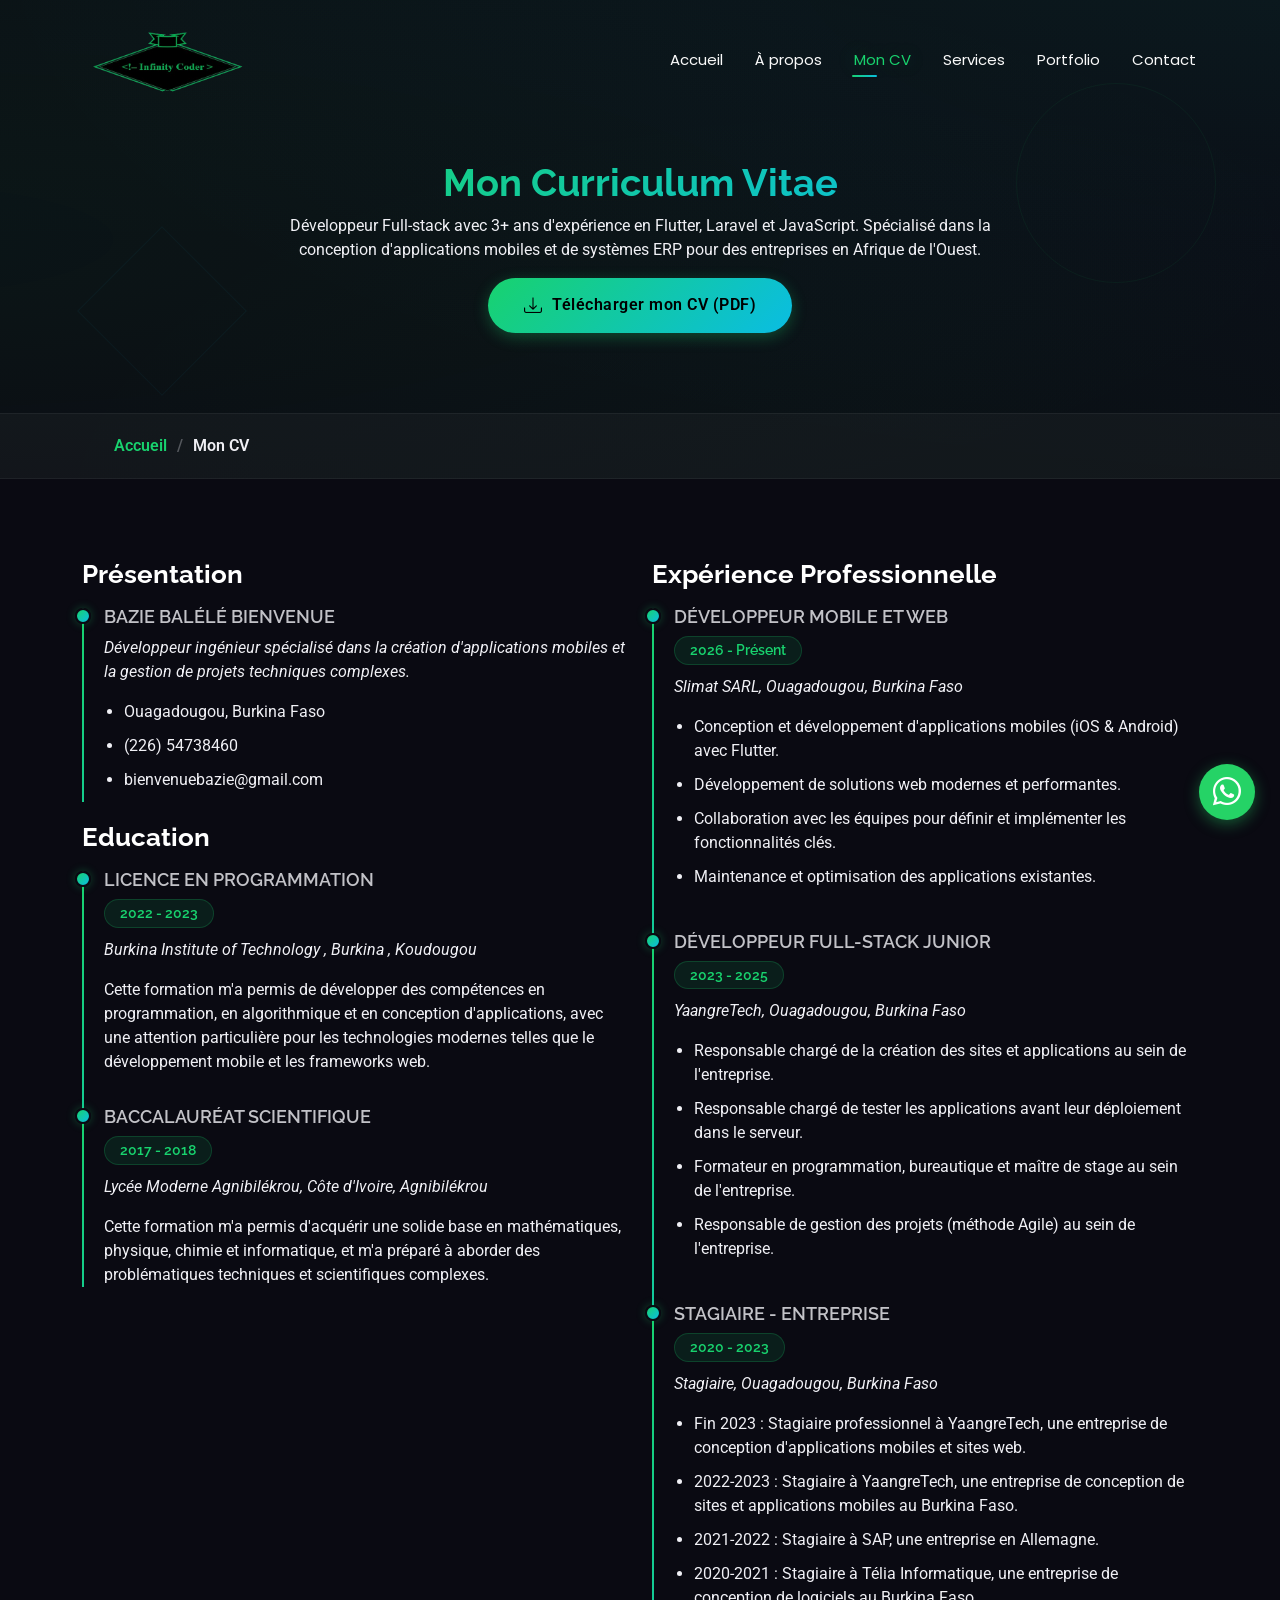
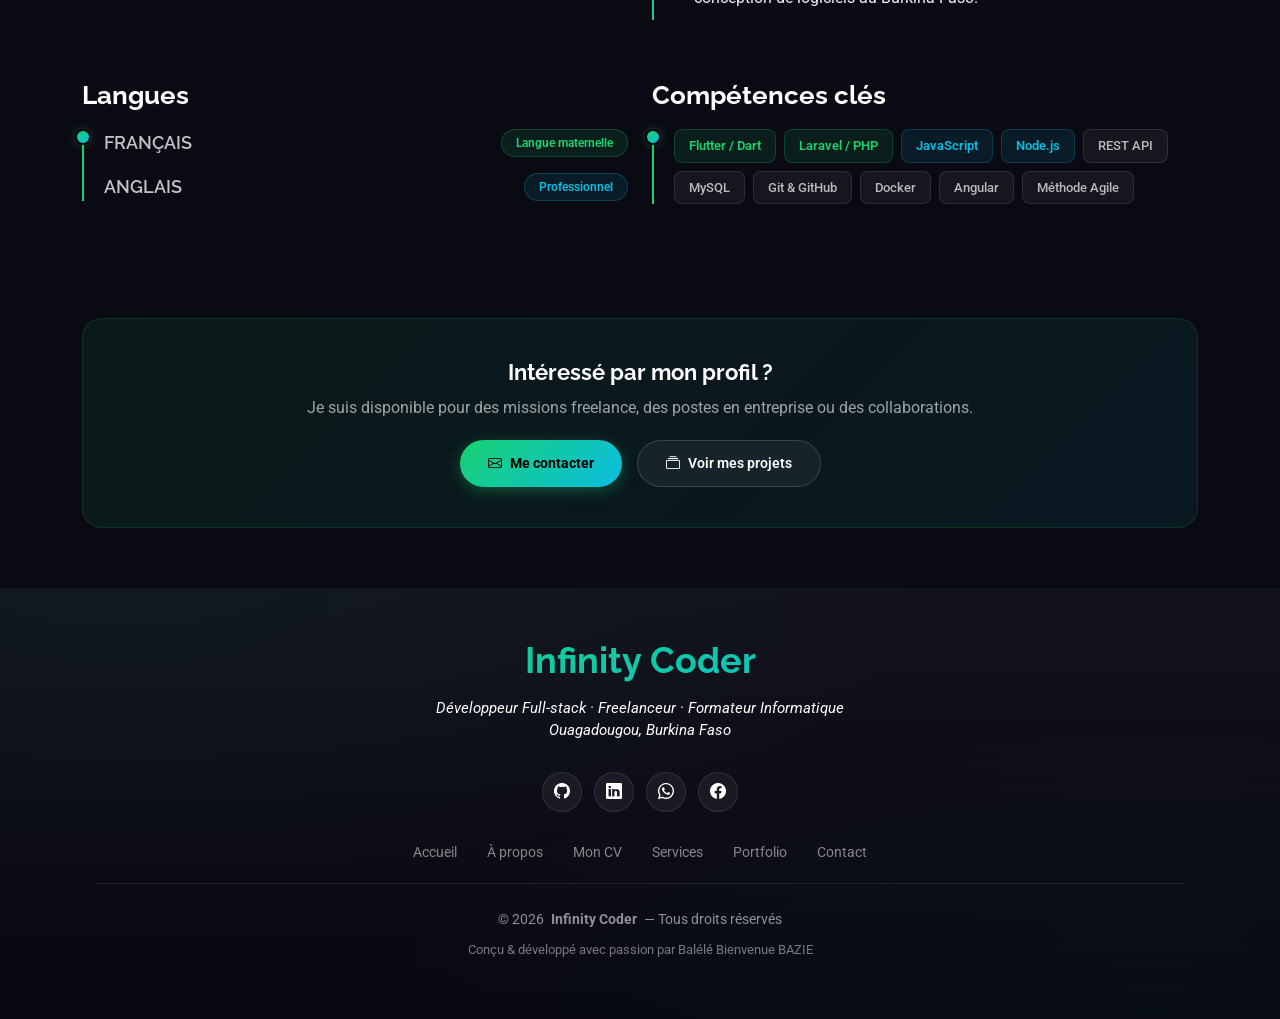
<file: resume.html>
<!DOCTYPE html>
<html lang="fr">

<head>
  <meta charset="utf-8">
  <meta content="width=device-width, initial-scale=1.0" name="viewport">
  <title>Mon CV - Balélé Bienvenue portfolio</title>
  <meta name="description" content="Curriculum Vitae de Balélé Bienvenue BAZIE - Développeur Mobile et Web chez Slimat SARL. 3 ans d'expérience en Flutter, Laravel et JavaScript.">
  <meta name="keywords" content="cv, développeur, fullstack, flutter, laravel, burkina faso, yaangretech">
  <meta property="og:title" content="Mon CV - Balélé Bienvenue">
  <meta property="og:description" content="Développeur Full-stack Junior avec expérience en Flutter, Laravel et JavaScript.">
  <meta property="og:type" content="website">
  <meta property="og:image" content="assets/img/logo_infinity.png">

  <!-- Favicons -->
  <link href="assets/img/logo_infinity.png" rel="icon">
  <link href="assets/img/apple-touch-icon.png" rel="apple-touch-icon">

  <!-- Fonts -->
  <link href="https://fonts.googleapis.com" rel="preconnect">
  <link href="https://fonts.gstatic.com" rel="preconnect" crossorigin>
  <link
    href="https://fonts.googleapis.com/css2?family=Poppins:wght@400;500;600;700&family=Raleway:wght@600;700;800;900&family=Roboto:wght@400;500;700&display=swap"
    rel="stylesheet">

  <!-- Vendor CSS Files -->
  <link href="assets/vendor/bootstrap/css/bootstrap.min.css" rel="stylesheet">
  <link href="assets/vendor/bootstrap-icons/bootstrap-icons.css" rel="stylesheet">
  <link href="assets/vendor/aos/aos.css" rel="stylesheet">
  <link href="assets/vendor/swiper/swiper-bundle.min.css" rel="stylesheet">
  <link href="assets/vendor/glightbox/css/glightbox.min.css" rel="stylesheet">

  <!-- Main CSS File -->
  <link href="assets/css/main.css" rel="stylesheet">

  <!-- Schema.org JSON-LD -->
  <script type="application/ld+json">
  {
    "@context": "https://schema.org",
    "@type": "Person",
    "name": "Balélé Bienvenue BAZIE",
    "jobTitle": "Développeur Full-stack",
    "worksFor": {
      "@type": "Organization",
      "name": "Slimat SARL"
    },
    "knowsAbout": ["Flutter", "Dart", "Laravel", "PHP", "JavaScript", "Node.js", "MySQL", "REST API"],
    "hasCredential": {
      "@type": "EducationalOccupationalCredential",
      "credentialCategory": "Licence en programmation",
      "recognizedBy": {
        "@type": "EducationalOrganization",
        "name": "Burkina Institute of Technology"
      }
    }
  }
  </script>

  <!-- =======================================================
  * Template Name: Personal
  * Template URL: https://bootstrapmade.com/personal-free-resume-bootstrap-template/
  * Updated: Nov 04 2024 with Bootstrap v5.3.3
  * Author: BootstrapMade.com
  * License: https://bootstrapmade.com/license/
  ======================================================== -->
</head>

<body class="resume-page">

  <a href="#main" class="skip-link">Aller au contenu</a>
  <header id="header" class="header d-flex align-items-center fixed-top">
    <div class="container-fluid container-xl position-relative d-flex align-items-center justify-content-between">
      <a href="index.html" class="logo d-flex align-items-center">
        <!-- Uncomment the line below if you also wish to use an image logo -->
        <!-- <img src="assets/img/logo.png" alt=""> -->
        <img src="assets/img/logo_infinity.png" width="465" height="256" alt="Logo Infinity Coder — Balélé Bienvenue BAZIE">
      </a>
      <nav id="navmenu" class="navmenu">
        <ul>
          <li><a href="index.html">Accueil</a></li>
          <li><a href="about.html">À propos</a></li>
          <li><a href="resume.html" class="active">Mon CV</a></li>
          <li><a href="services.html">Services</a></li>
          <li><a href="portfolio.html">Portfolio</a></li>
          <li><a href="contact.html">Contact</a></li>
        </ul>
        <i class="mobile-nav-toggle d-xl-none bi bi-list" role="button" tabindex="0" aria-label="Ouvrir le menu de navigation" aria-expanded="false" aria-controls="navmenu"></i>
      </nav>
    </div>
  </header>
  <main class="main" id="main">
    <!-- Page Title -->
    <div class="page-title" data-aos="fade">
      <div class="heading">
        <div class="container">
          <div class="row d-flex justify-content-center text-center">
            <div class="col-lg-8">
              <h1>Mon Curriculum Vitae</h1>
              <p class="mb-0">Développeur Full-stack avec 3+ ans d'expérience en Flutter, Laravel et JavaScript. Spécialisé dans la conception d'applications mobiles et de systèmes ERP pour des entreprises en Afrique de l'Ouest.</p>
              <a href="assets/cv-balele-bienvenue.pdf" class="download-cv-btn mt-3" download><i class="bi bi-download"></i> Télécharger mon CV (PDF)</a>
            </div>
          </div>
        </div>
      </div>
      <nav class="breadcrumbs">
        <div class="container">
          <ol>
            <li><a href="index.html">Accueil</a></li>
            <li class="current">Mon CV</li>
          </ol>
        </div>
      </nav>
    </div><!-- End Page Title -->
    <!-- Resume Section -->
    <section id="resume" class="resume section">
      <div class="container">
        <div class="row">
          <div class="col-lg-6" data-aos="fade-up" data-aos-delay="100">
            <h3 class="resume-title">Présentation</h3>
            <div class="resume-item pb-0">
              <h4>BAZIE Balélé Bienvenue</h4>
              <p><em>Développeur ingénieur spécialisé dans la création d'applications mobiles et la gestion de projets
                  techniques complexes.</em></p>
              <ul>
                <li>Ouagadougou, Burkina Faso</li>
                <li>(226) 54738460</li>
                <li>bienvenuebazie@gmail.com</li>
              </ul>
            </div><!-- Edn Resume Item -->
            <h3 class="resume-title">Education</h3>
            <div class="resume-item">
              <h4>Licence en programmation</h4>
              <h5>2022 - 2023</h5>
              <p><em>Burkina Institute of Technology , Burkina , Koudougou</em></p>
              <p>Cette formation m'a permis de développer des compétences en programmation, en algorithmique et en
                conception
                d'applications, avec une attention particulière pour les technologies modernes telles que le
                développement mobile et les
                frameworks web.</p>
            </div><!-- Edn Resume Item -->
            <div class="resume-item">
              <h4>Baccalauréat scientifique</h4>
              <h5>2017 - 2018</h5>
              <p><em>Lycée Moderne Agnibilékrou, Côte d'Ivoire, Agnibilékrou</em></p>
              <p>Cette formation m'a permis d'acquérir une solide base en mathématiques, physique, chimie et
                informatique, et m'a préparé
                à aborder des problématiques techniques et scientifiques complexes.</p>
            </div><!-- Edn Resume Item -->
          </div>
          <div class="col-lg-6" data-aos="fade-up" data-aos-delay="200">
            <h3 class="resume-title">Expérience Professionnelle</h3>
            <div class="resume-item">
              <h4>Développeur Mobile et Web</h4>
              <h5>2026 - Présent</h5>
              <p><em>Slimat SARL, Ouagadougou, Burkina Faso</em></p>
              <ul>
                <li>Conception et développement d'applications mobiles (iOS & Android) avec Flutter.</li>
                <li>Développement de solutions web modernes et performantes.</li>
                <li>Collaboration avec les équipes pour définir et implémenter les fonctionnalités clés.</li>
                <li>Maintenance et optimisation des applications existantes.</li>
              </ul>
            </div><!-- End Resume Item -->
            <div class="resume-item">
              <h4>Développeur Full-stack Junior</h4>
              <h5>2023 - 2025</h5>
              <p><em>YaangreTech, Ouagadougou, Burkina Faso</em></p>
              <ul>
                <li>Responsable chargé de la création des sites et applications au sein de l'entreprise.</li>
                <li>Responsable chargé de tester les applications avant leur déploiement dans le serveur.</li>
                <li>Formateur en programmation, bureautique et maître de stage au sein de l'entreprise.</li>
                <li>Responsable de gestion des projets (méthode Agile) au sein de l'entreprise.</li>
              </ul>
            </div><!-- End Resume Item -->
            <div class="resume-item">
              <h4>STAGIAIRE - Entreprise</h4>
              <h5>2020 - 2023</h5>
              <p><em>Stagiaire, Ouagadougou, Burkina Faso</em></p>
              <ul>
                <li>Fin 2023 : Stagiaire professionnel à YaangreTech, une entreprise de conception d'applications
                  mobiles et sites web.</li>
                <li>2022-2023 : Stagiaire à YaangreTech, une entreprise de conception de sites et applications
                  mobiles au Burkina Faso.</li>
                <li>2021-2022 : Stagiaire à SAP, une entreprise en Allemagne.</li>
                <li>2020-2021 : Stagiaire à Télia Informatique, une entreprise de conception de logiciels au
                  Burkina Faso.</li>
              </ul>
            </div><!-- Edn Resume Item -->
          </div>
        </div>

        <!-- Langues & Compétences clés -->
        <div class="row mt-4">
          <div class="col-lg-6" data-aos="fade-up" data-aos-delay="100">
            <h3 class="resume-title">Langues</h3>
            <div class="resume-item">
              <div class="d-flex justify-content-between align-items-center mb-3">
                <h4 style="margin: 0;">Français</h4>
                <span style="padding: 4px 14px; font-size: 12px; border-radius: 50px; background: rgba(24,210,110,0.1); border: 1px solid rgba(24,210,110,0.25); color: #18d26e; font-weight: 600;">Langue maternelle</span>
              </div>
              <div class="d-flex justify-content-between align-items-center mb-3">
                <h4 style="margin: 0;">Anglais</h4>
                <span style="padding: 4px 14px; font-size: 12px; border-radius: 50px; background: rgba(10,189,227,0.1); border: 1px solid rgba(10,189,227,0.25); color: #0abde3; font-weight: 600;">Professionnel</span>
              </div>
            </div>
          </div>
          <div class="col-lg-6" data-aos="fade-up" data-aos-delay="200">
            <h3 class="resume-title">Compétences clés</h3>
            <div class="resume-item">
              <div style="display: flex; flex-wrap: wrap; gap: 8px;">
                <span style="padding: 6px 14px; font-size: 13px; border-radius: 8px; background: rgba(24,210,110,0.1); border: 1px solid rgba(24,210,110,0.2); color: #18d26e; font-weight: 600;">Flutter / Dart</span>
                <span style="padding: 6px 14px; font-size: 13px; border-radius: 8px; background: rgba(24,210,110,0.1); border: 1px solid rgba(24,210,110,0.2); color: #18d26e; font-weight: 600;">Laravel / PHP</span>
                <span style="padding: 6px 14px; font-size: 13px; border-radius: 8px; background: rgba(10,189,227,0.1); border: 1px solid rgba(10,189,227,0.2); color: #0abde3; font-weight: 600;">JavaScript</span>
                <span style="padding: 6px 14px; font-size: 13px; border-radius: 8px; background: rgba(10,189,227,0.1); border: 1px solid rgba(10,189,227,0.2); color: #0abde3; font-weight: 600;">Node.js</span>
                <span style="padding: 6px 14px; font-size: 13px; border-radius: 8px; background: rgba(255,255,255,0.05); border: 1px solid rgba(255,255,255,0.1); color: rgba(255,255,255,0.7); font-weight: 500;">REST API</span>
                <span style="padding: 6px 14px; font-size: 13px; border-radius: 8px; background: rgba(255,255,255,0.05); border: 1px solid rgba(255,255,255,0.1); color: rgba(255,255,255,0.7); font-weight: 500;">MySQL</span>
                <span style="padding: 6px 14px; font-size: 13px; border-radius: 8px; background: rgba(255,255,255,0.05); border: 1px solid rgba(255,255,255,0.1); color: rgba(255,255,255,0.7); font-weight: 500;">Git & GitHub</span>
                <span style="padding: 6px 14px; font-size: 13px; border-radius: 8px; background: rgba(255,255,255,0.05); border: 1px solid rgba(255,255,255,0.1); color: rgba(255,255,255,0.7); font-weight: 500;">Docker</span>
                <span style="padding: 6px 14px; font-size: 13px; border-radius: 8px; background: rgba(255,255,255,0.05); border: 1px solid rgba(255,255,255,0.1); color: rgba(255,255,255,0.7); font-weight: 500;">Angular</span>
                <span style="padding: 6px 14px; font-size: 13px; border-radius: 8px; background: rgba(255,255,255,0.05); border: 1px solid rgba(255,255,255,0.1); color: rgba(255,255,255,0.7); font-weight: 500;">Méthode Agile</span>
              </div>
            </div>
          </div>
        </div>

      </div>
    </section><!-- /Resume Section -->

    <!-- CTA Recruteur -->
    <section class="section" style="padding: 40px 0 60px;">
      <div class="container">
        <div data-aos="fade-up" style="background: linear-gradient(135deg, rgba(24,210,110,0.08), rgba(10,189,227,0.08)); border: 1px solid rgba(24,210,110,0.15); border-radius: 20px; padding: 40px; text-align: center;">
          <h3 style="font-size: 22px; font-weight: 700; margin-bottom: 10px;">Intéressé par mon profil ?</h3>
          <p style="color: rgba(255,255,255,0.6); margin-bottom: 20px;">Je suis disponible pour des missions freelance, des postes en entreprise ou des collaborations.</p>
          <div style="display: flex; justify-content: center; gap: 15px; flex-wrap: wrap;">
            <a href="contact.html" style="display: inline-flex; align-items: center; gap: 8px; padding: 12px 28px; background: linear-gradient(135deg, #18d26e, #0abde3); color: #000; border-radius: 50px; font-weight: 700; font-size: 14px; text-decoration: none; box-shadow: 0 4px 15px rgba(24,210,110,0.3);">
              <i class="bi bi-envelope"></i> Me contacter
            </a>
            <a href="portfolio.html" style="display: inline-flex; align-items: center; gap: 8px; padding: 12px 28px; background: rgba(255,255,255,0.05); border: 1px solid rgba(255,255,255,0.15); color: #fff; border-radius: 50px; font-weight: 600; font-size: 14px; text-decoration: none;">
              <i class="bi bi-collection"></i> Voir mes projets
            </a>
          </div>
        </div>
      </div>
    </section>

  </main>
  <footer id="footer" class="footer dark-background">
    <div class="container">
      <h3 class="sitename">Infinity Coder</h3>
      <p>Développeur Full-stack · Freelanceur · Formateur Informatique<br>Ouagadougou, Burkina Faso</p>
      <div class="social-links d-flex justify-content-center">
        <a href="https://github.com/bazieBienvenue" target="_blank" rel="noopener" title="GitHub"><i class="bi bi-github"></i></a>
        <a href="https://www.linkedin.com/in/balele-bienvenue-bazie" target="_blank" rel="noopener" title="LinkedIn"><i class="bi bi-linkedin"></i></a>
        <a href="https://wa.me/22654738460" target="_blank" rel="noopener" title="WhatsApp"><i class="bi bi-whatsapp"></i></a>
        <a href="https://www.facebook.com/BAZIE.Balele.Bienvenue" target="_blank" rel="noopener" title="Facebook"><i class="bi bi-facebook"></i></a>
      </div>
      <div class="footer-links">
        <a href="index.html">Accueil</a>
        <a href="about.html">À propos</a>
        <a href="resume.html">Mon CV</a>
        <a href="services.html">Services</a>
        <a href="portfolio.html">Portfolio</a>
        <a href="contact.html">Contact</a>
      </div>
      <div class="container">
        <div class="copyright">
          <span>© 2026</span> <strong class="px-1 sitename">Infinity Coder</strong> <span>— Tous droits réservés</span>
        </div>
        <p class="footer-tagline">Conçu & développé avec passion par Balélé Bienvenue BAZIE</p>
      </div>
    </div>
  </footer>
  <!-- Scroll Top -->
  <a href="#" id="scroll-top" class="scroll-top d-flex align-items-center justify-content-center"><i
      class="bi bi-arrow-up-short"></i></a>
  <!-- Preloader -->
  <div id="preloader"></div>
  <!-- Vendor JS Files -->
  <script src="assets/vendor/bootstrap/js/bootstrap.bundle.min.js"></script>
  <script src="assets/vendor/php-email-form/validate.js"></script>
  <script src="assets/vendor/aos/aos.js"></script>
  <script src="assets/vendor/typed.js/typed.umd.js"></script>
  <script src="assets/vendor/purecounter/purecounter_vanilla.js"></script>
  <script src="assets/vendor/waypoints/noframework.waypoints.js"></script>
  <script src="assets/vendor/swiper/swiper-bundle.min.js"></script>
  <script src="assets/vendor/glightbox/js/glightbox.min.js"></script>
  <script src="assets/vendor/imagesloaded/imagesloaded.pkgd.min.js"></script>
  <script src="assets/vendor/isotope-layout/isotope.pkgd.min.js"></script>
  <!-- Main JS File -->
  <script src="assets/js/main.js"></script>

  <!-- WhatsApp Floating Button -->
  <a href="https://wa.me/22654738460" class="whatsapp-float" target="_blank" rel="noopener" title="Contactez-moi sur WhatsApp">
    <i class="bi bi-whatsapp"></i>
  </a>

</body>

</html>
</file>
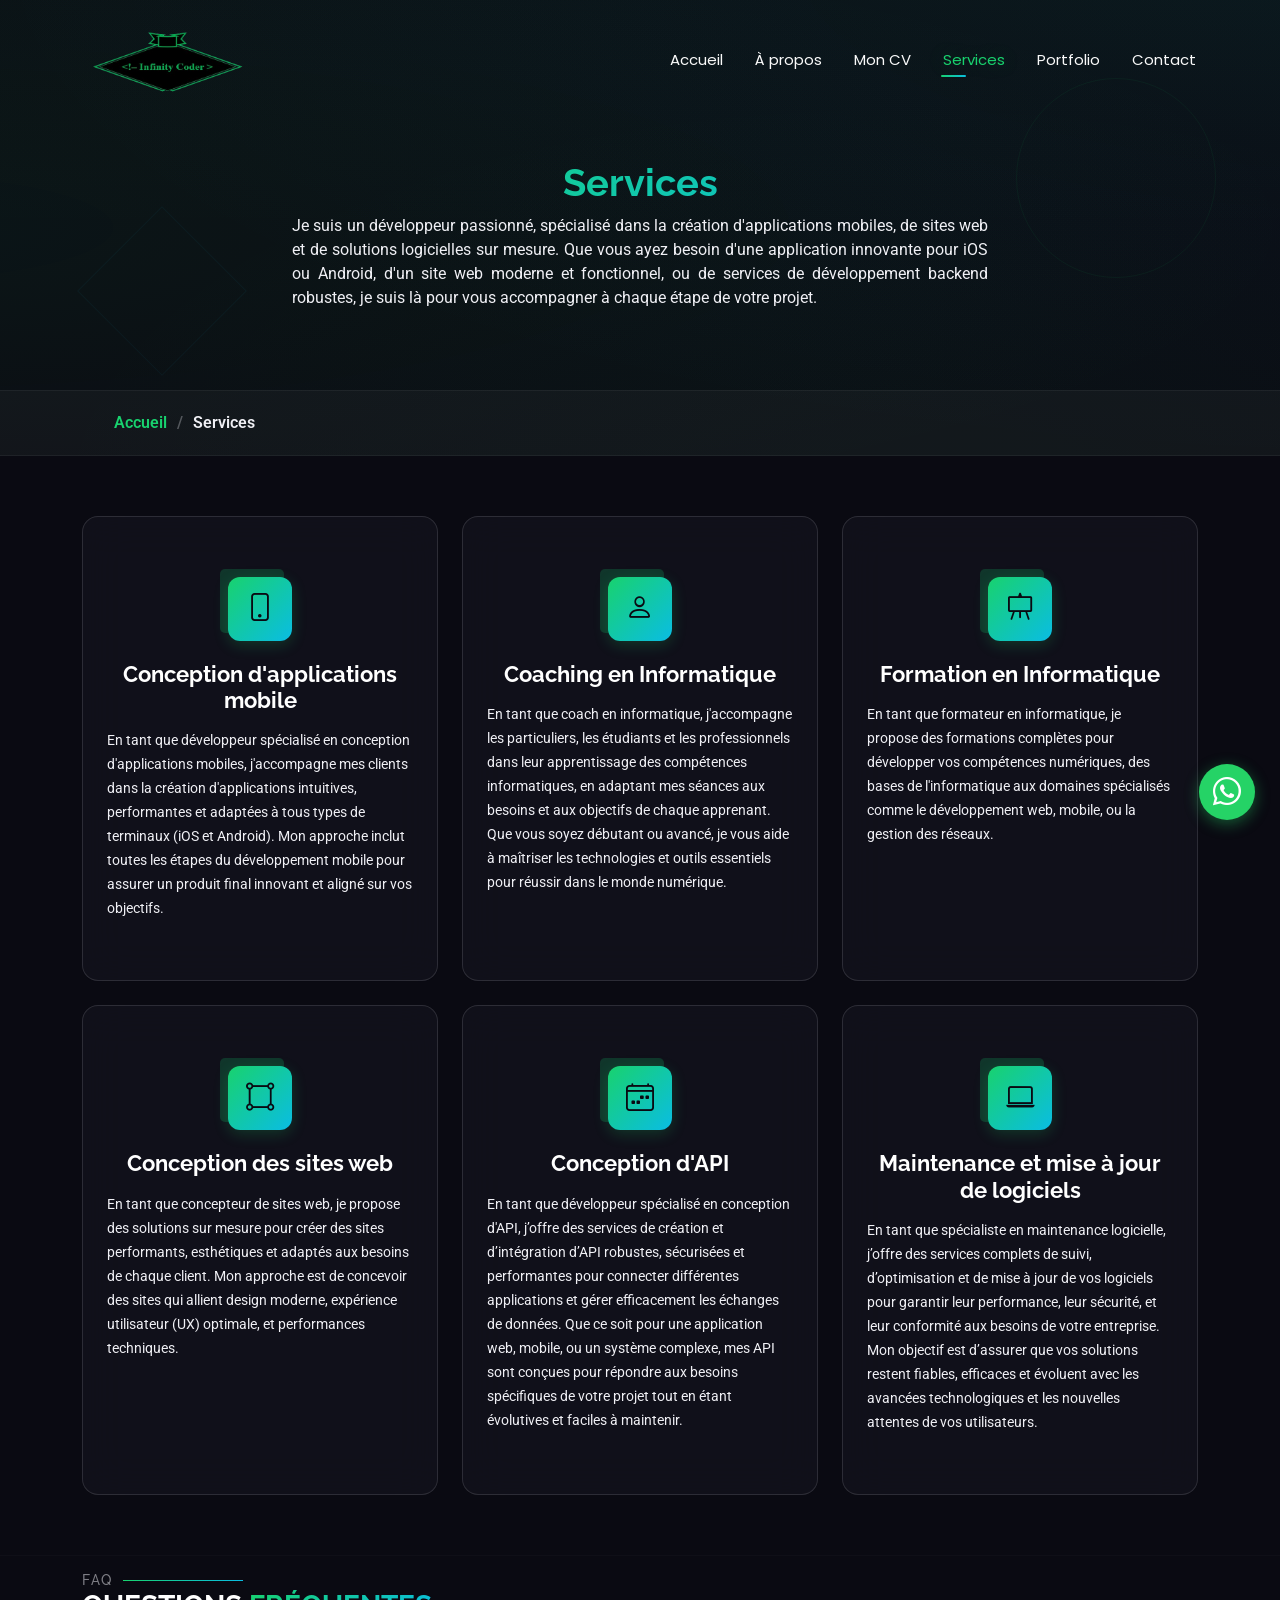
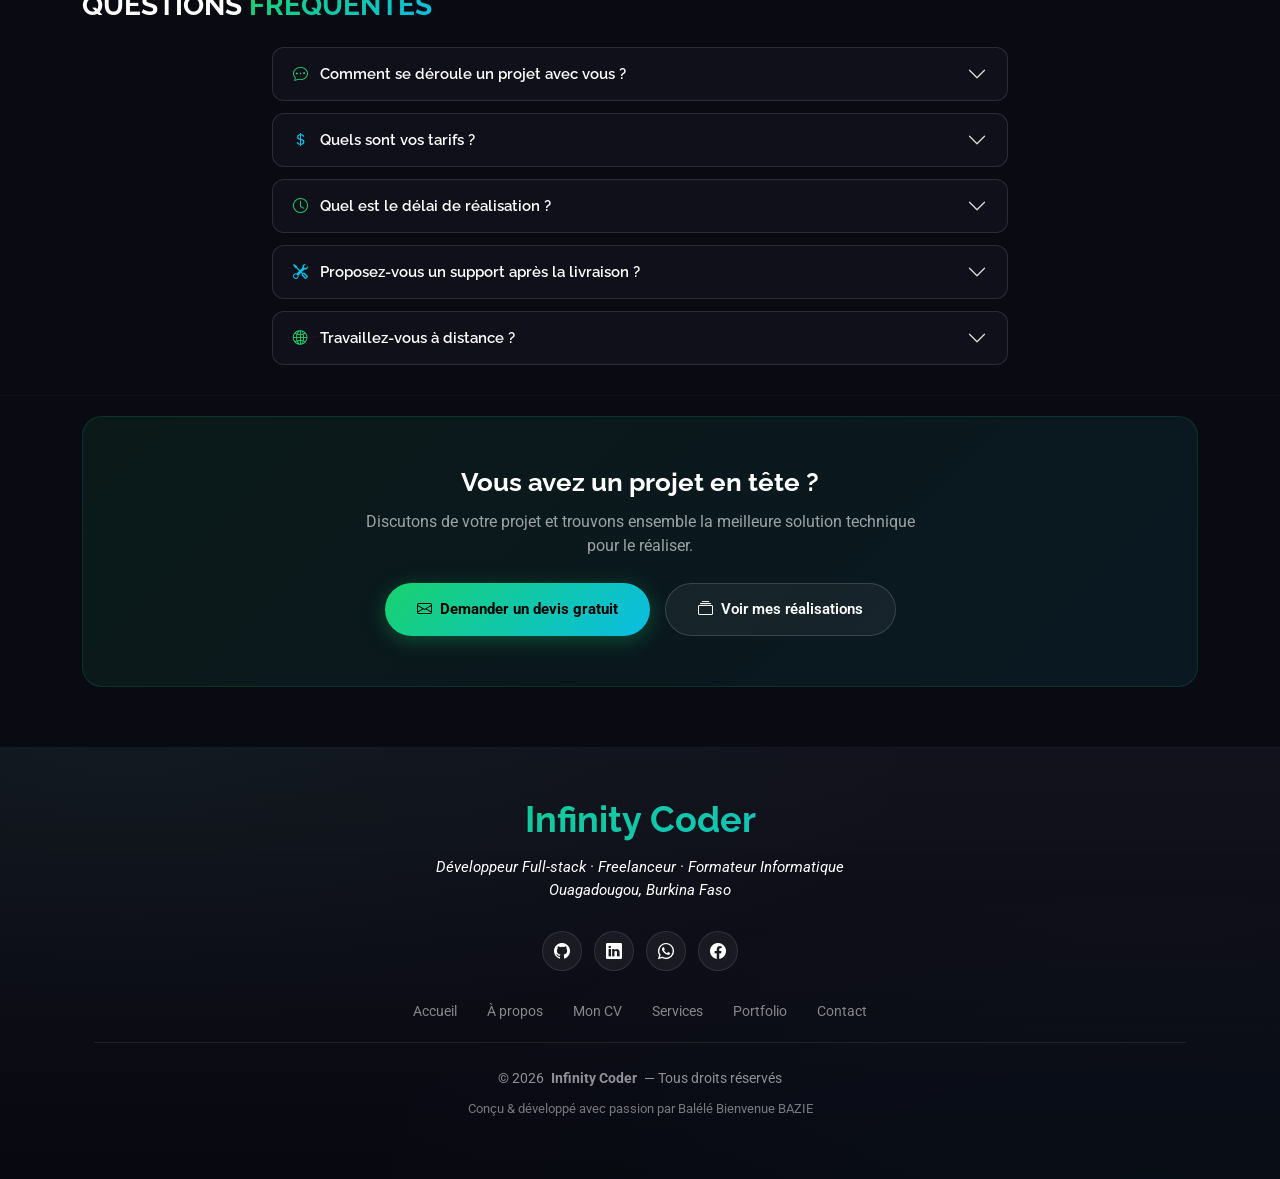
<file: services.html>
<!DOCTYPE html>
<html lang="fr">

<head>
  <meta charset="utf-8">
  <meta content="width=device-width, initial-scale=1.0" name="viewport">
  <title>Services - Balélé Bienvenue portfolio</title>
  <meta name="description" content="Services de développement web, mobile, API et formation informatique par Balélé Bienvenue BAZIE. Freelanceur basé à Ouagadougou, Burkina Faso.">
  <meta name="keywords" content="services, développement, mobile, web, api, formation, coaching, burkina faso">
  <meta property="og:title" content="Services - Balélé Bienvenue">
  <meta property="og:description" content="Développement web, mobile, API et formation informatique.">
  <meta property="og:type" content="website">
  <meta property="og:image" content="assets/img/logo_infinity.png">

  <!-- Favicons -->
  <link href="assets/img/logo_infinity.png" rel="icon">
  <link href="assets/img/apple-touch-icon.png" rel="apple-touch-icon">

  <!-- Fonts -->
  <link href="https://fonts.googleapis.com" rel="preconnect">
  <link href="https://fonts.gstatic.com" rel="preconnect" crossorigin>
  <link
    href="https://fonts.googleapis.com/css2?family=Poppins:wght@400;500;600;700&family=Raleway:wght@600;700;800;900&family=Roboto:wght@400;500;700&display=swap"
    rel="stylesheet">

  <!-- Vendor CSS Files -->
  <link href="assets/vendor/bootstrap/css/bootstrap.min.css" rel="stylesheet">
  <link href="assets/vendor/bootstrap-icons/bootstrap-icons.css" rel="stylesheet">
  <link href="assets/vendor/aos/aos.css" rel="stylesheet">
  <link href="assets/vendor/swiper/swiper-bundle.min.css" rel="stylesheet">
  <link href="assets/vendor/glightbox/css/glightbox.min.css" rel="stylesheet">

  <!-- Main CSS File -->
  <link href="assets/css/main.css" rel="stylesheet">

  <!-- Schema.org JSON-LD -->
  <script type="application/ld+json">
  {
    "@context": "https://schema.org",
    "@type": "Service",
    "provider": {
      "@type": "Person",
      "name": "Balélé Bienvenue BAZIE"
    },
    "serviceType": ["Développement mobile", "Développement web", "Conception d'API", "Formation informatique", "Coaching", "Maintenance logicielle"],
    "areaServed": {
      "@type": "Place",
      "name": "Burkina Faso, International"
    }
  }
  </script>

  <!-- =======================================================
  * Template Name: Personal
  * Template URL: https://bootstrapmade.com/personal-free-resume-bootstrap-template/
  * Updated: Nov 04 2024 with Bootstrap v5.3.3
  * Author: BootstrapMade.com
  * License: https://bootstrapmade.com/license/
  ======================================================== -->
</head>

<body class="services-page">

  <a href="#main" class="skip-link">Aller au contenu</a>
  <header id="header" class="header d-flex align-items-center fixed-top">
    <div class="container-fluid container-xl position-relative d-flex align-items-center justify-content-between">

      <a href="index.html" class="logo d-flex align-items-center">
        <!-- Uncomment the line below if you also wish to use an image logo -->
        <!-- <img src="assets/img/logo.png" alt=""> -->
        <img src="assets/img/logo_infinity.png" width="465" height="256" alt="Logo Infinity Coder — Balélé Bienvenue BAZIE">
      </a>

      <nav id="navmenu" class="navmenu">
        <ul>
          <li><a href="index.html">Accueil</a></li>
          <li><a href="about.html">À propos</a></li>
          <li><a href="resume.html">Mon CV</a></li>
          <li><a href="services.html" class="active">Services</a></li>
          <li><a href="portfolio.html">Portfolio</a></li>
          <li><a href="contact.html">Contact</a></li>
        </ul>
        <i class="mobile-nav-toggle d-xl-none bi bi-list" role="button" tabindex="0" aria-label="Ouvrir le menu de navigation" aria-expanded="false" aria-controls="navmenu"></i>
      </nav>

    </div>
  </header>

  <main class="main" id="main">

    <!-- Page Title -->
    <div class="page-title" data-aos="fade">
      <div class="heading">
        <div class="container">
          <div class="row d-flex justify-content-center text-center">
            <div class="col-lg-8">
              <h1>Services</h1>
              <p class="mb-0" style="text-align: justify;padding-left: 20px;padding-right: 20px;">Je suis un développeur
                passionné,
                spécialisé
                dans la création
                d'applications mobiles, de
                sites web et de solutions
                logicielles sur mesure. Que vous ayez besoin d'une application innovante pour iOS ou Android, d'un site
                web moderne et
                fonctionnel, ou de services de développement backend robustes, je suis là pour vous accompagner à chaque
                étape de votre
                projet.</p>
            </div>
          </div>
        </div>
      </div>
      <nav class="breadcrumbs">
        <div class="container">
          <ol>
            <li><a href="index.html">Accueil</a></li>
            <li class="current">Services</li>
          </ol>
        </div>
      </nav>
    </div><!-- End Page Title -->

    <!-- Services Section -->
    <section id="services" class="services section">

      <div class="container">

        <div class="row gy-4">

          <div class="col-lg-4 col-md-6" data-aos="fade-up" data-aos-delay="100">
            <div class="service-item  position-relative">
              <div class="icon">
                <i class="bi bi-phone"></i>
              </div>
              <a href="service-details.html" class="stretched-link">
                <h3>Conception d'applications mobile</h3>
              </a>
              <p style="text-align: start;">En tant que développeur spécialisé en conception d'applications mobiles,
                j'accompagne mes clients dans la
                création
                d'applications intuitives, performantes et adaptées à tous types de terminaux (iOS et Android). Mon
                approche inclut
                toutes les étapes du développement mobile pour assurer un produit final innovant et aligné sur vos
                objectifs.</p>
            </div>
          </div><!-- End Service Item -->

          <div class="col-lg-4 col-md-6" data-aos="fade-up" data-aos-delay="200">
            <div class="service-item position-relative">
              <div class="icon">
                <i class="bi bi-person"></i>
              </div>
              <a href="service-details.html" class="stretched-link">
                <h3>Coaching en Informatique</h3>
              </a>
              <p style="text-align: start;">En tant que coach en informatique, j'accompagne les particuliers, les
                étudiants et les professionnels
                dans leur
                apprentissage des compétences informatiques, en adaptant mes séances aux besoins et aux objectifs de
                chaque apprenant.
                Que vous soyez débutant ou avancé, je vous aide à maîtriser les technologies et outils essentiels pour
                réussir dans le
                monde numérique.</p>
            </div>
          </div><!-- End Service Item -->

          <div class="col-lg-4 col-md-6" data-aos="fade-up" data-aos-delay="300">
            <div class="service-item position-relative">
              <div class="icon">
                <i class="bi bi-easel"></i>
              </div>
              <a href="service-details.html" class="stretched-link">
                <h3>Formation en Informatique</h3>
              </a>
              <p style="text-align: start;">En tant que formateur en informatique, je propose des formations complètes
                pour développer vos
                compétences numériques,
                des bases de l'informatique aux domaines spécialisés comme le développement web, mobile, ou la gestion
                des
                réseaux.</p>
            </div>
          </div><!-- End Service Item -->

          <div class="col-lg-4 col-md-6" data-aos="fade-up" data-aos-delay="400">
            <div class="service-item position-relative">
              <div class="icon">
                <i class="bi bi-bounding-box-circles"></i>
              </div>
              <a href="service-details.html" class="stretched-link">
                <h3>Conception des sites web</h3>
              </a>
              <p style="text-align: start;">En tant que concepteur de sites web, je propose des solutions sur mesure
                pour
                créer des sites
                performants, esthétiques
                et adaptés aux besoins de chaque client. Mon approche est de concevoir des sites qui allient design
                moderne, expérience
                utilisateur (UX) optimale, et performances techniques.</p>
            </div>
          </div><!-- End Service Item -->

          <div class="col-lg-4 col-md-6" data-aos="fade-up" data-aos-delay="500">
            <div class="service-item position-relative">
              <div class="icon">
                <i class="bi bi-calendar4-week"></i>
              </div>
              <a href="service-details.html" class="stretched-link">
                <h3>Conception d'API</h3>
              </a>
              <p style="text-align: start;">En tant que développeur spécialisé en conception d'API, j’offre des services
                de création et d’intégration
                d’API
                robustes, sécurisées et performantes pour connecter différentes applications et gérer efficacement les
                échanges de
                données. Que ce soit pour une application web, mobile, ou un système complexe, mes API sont conçues pour
                répondre aux
                besoins spécifiques de votre projet tout en étant évolutives et faciles à maintenir.</p>
            </div>
          </div><!-- End Service Item -->

          <div class="col-lg-4 col-md-6" data-aos="fade-up" data-aos-delay="600">
            <div class="service-item position-relative">
              <div class="icon">
                <i class="bi bi-laptop"></i>
              </div>
              <a href="service-details.html" class="stretched-link">
                <h3>Maintenance et mise à jour de logiciels</h3>
              </a>
              <p style="text-align: start;">En tant que spécialiste en maintenance logicielle, j’offre des services
                complets de suivi, d’optimisation
                et de mise à
                jour de vos logiciels pour garantir leur performance, leur sécurité, et leur conformité aux besoins de
                votre entreprise.
                Mon objectif est d’assurer que vos solutions restent fiables, efficaces et évoluent avec les avancées
                technologiques et
                les nouvelles attentes de vos utilisateurs. </p>
            </div>
          </div><!-- End Service Item -->

        </div>

      </div>

    </section><!-- /Services Section -->

    <!-- FAQ Section -->
    <section id="faq" class="section" style="padding-top: 20px; padding-bottom: 30px;">
      <div class="container section-title" data-aos="fade-up" style="padding-bottom: 20px;">
        <h2>FAQ</h2>
        <div><span>Questions</span> <span class="description-title">Fréquentes</span></div>
      </div>
      <div class="container">
        <div class="row justify-content-center">
          <div class="col-lg-8" data-aos="fade-up" data-aos-delay="100">
            <div class="accordion" id="faqAccordion">
              <div class="accordion-item" style="background: var(--glass-bg); border: 1px solid var(--glass-border); border-radius: 12px; margin-bottom: 12px; overflow: hidden;">
                <h2 class="accordion-header">
                  <button class="accordion-button collapsed" type="button" data-bs-toggle="collapse" data-bs-target="#faq1" style="background: transparent; color: #fff; font-weight: 600; font-size: 15px; box-shadow: none;">
                    <i class="bi bi-chat-dots" style="color: #18d26e; margin-right: 12px;"></i> Comment se déroule un projet avec vous ?
                  </button>
                </h2>
                <div id="faq1" class="accordion-collapse collapse" data-bs-parent="#faqAccordion">
                  <div class="accordion-body" style="color: rgba(255,255,255,0.7); font-size: 14px; line-height: 1.7;">
                    Mon processus suit 4 étapes : <strong style="color: #18d26e;">1)</strong> Discussion et analyse de vos besoins, <strong style="color: #18d26e;">2)</strong> Conception de l'architecture et des maquettes, <strong style="color: #18d26e;">3)</strong> Développement avec des points réguliers, <strong style="color: #18d26e;">4)</strong> Tests, livraison et support. J'utilise la méthode Agile pour une communication fluide tout au long du projet.
                  </div>
                </div>
              </div>
              <div class="accordion-item" style="background: var(--glass-bg); border: 1px solid var(--glass-border); border-radius: 12px; margin-bottom: 12px; overflow: hidden;">
                <h2 class="accordion-header">
                  <button class="accordion-button collapsed" type="button" data-bs-toggle="collapse" data-bs-target="#faq2" style="background: transparent; color: #fff; font-weight: 600; font-size: 15px; box-shadow: none;">
                    <i class="bi bi-currency-dollar" style="color: #0abde3; margin-right: 12px;"></i> Quels sont vos tarifs ?
                  </button>
                </h2>
                <div id="faq2" class="accordion-collapse collapse" data-bs-parent="#faqAccordion">
                  <div class="accordion-body" style="color: rgba(255,255,255,0.7); font-size: 14px; line-height: 1.7;">
                    Mes tarifs dépendent de la complexité et de la durée du projet. Je propose des devis gratuits et personnalisés. Je travaille au forfait pour les projets définis ou en tarif journalier pour les missions de longue durée. <strong style="color: #18d26e;">Contactez-moi</strong> pour obtenir une estimation adaptée à votre budget.
                  </div>
                </div>
              </div>
              <div class="accordion-item" style="background: var(--glass-bg); border: 1px solid var(--glass-border); border-radius: 12px; margin-bottom: 12px; overflow: hidden;">
                <h2 class="accordion-header">
                  <button class="accordion-button collapsed" type="button" data-bs-toggle="collapse" data-bs-target="#faq3" style="background: transparent; color: #fff; font-weight: 600; font-size: 15px; box-shadow: none;">
                    <i class="bi bi-clock" style="color: #18d26e; margin-right: 12px;"></i> Quel est le délai de réalisation ?
                  </button>
                </h2>
                <div id="faq3" class="accordion-collapse collapse" data-bs-parent="#faqAccordion">
                  <div class="accordion-body" style="color: rgba(255,255,255,0.7); font-size: 14px; line-height: 1.7;">
                    Le délai varie selon le projet : une landing page prend <strong style="color: #18d26e;">1 à 2 semaines</strong>, une application mobile <strong style="color: #18d26e;">4 à 8 semaines</strong>, et un système complexe comme un ERP peut prendre <strong style="color: #18d26e;">2 à 4 mois</strong>. Je m'engage toujours sur des délais réalistes et je communique l'avancement régulièrement.
                  </div>
                </div>
              </div>
              <div class="accordion-item" style="background: var(--glass-bg); border: 1px solid var(--glass-border); border-radius: 12px; margin-bottom: 12px; overflow: hidden;">
                <h2 class="accordion-header">
                  <button class="accordion-button collapsed" type="button" data-bs-toggle="collapse" data-bs-target="#faq4" style="background: transparent; color: #fff; font-weight: 600; font-size: 15px; box-shadow: none;">
                    <i class="bi bi-tools" style="color: #0abde3; margin-right: 12px;"></i> Proposez-vous un support après la livraison ?
                  </button>
                </h2>
                <div id="faq4" class="accordion-collapse collapse" data-bs-parent="#faqAccordion">
                  <div class="accordion-body" style="color: rgba(255,255,255,0.7); font-size: 14px; line-height: 1.7;">
                    Oui, absolument ! Chaque projet livré inclut une <strong style="color: #18d26e;">période de support gratuit</strong> pour corriger d'éventuels bugs. Au-delà, je propose des contrats de maintenance pour les mises à jour, l'optimisation et l'évolution de votre solution.
                  </div>
                </div>
              </div>
              <div class="accordion-item" style="background: var(--glass-bg); border: 1px solid var(--glass-border); border-radius: 12px; overflow: hidden;">
                <h2 class="accordion-header">
                  <button class="accordion-button collapsed" type="button" data-bs-toggle="collapse" data-bs-target="#faq5" style="background: transparent; color: #fff; font-weight: 600; font-size: 15px; box-shadow: none;">
                    <i class="bi bi-globe2" style="color: #18d26e; margin-right: 12px;"></i> Travaillez-vous à distance ?
                  </button>
                </h2>
                <div id="faq5" class="accordion-collapse collapse" data-bs-parent="#faqAccordion">
                  <div class="accordion-body" style="color: rgba(255,255,255,0.7); font-size: 14px; line-height: 1.7;">
                    Oui, je travaille aussi bien en présentiel à <strong style="color: #18d26e;">Ouagadougou</strong> qu'à distance avec des clients internationaux. J'utilise des outils collaboratifs (Git, Slack, Trello, Google Meet) pour assurer une communication efficace quel que soit le fuseau horaire.
                  </div>
                </div>
              </div>
            </div>
          </div>
        </div>
      </div>
    </section><!-- /FAQ Section -->

    <!-- CTA Section -->
    <section class="section" style="padding: 20px 0 60px;">
      <div class="container">
        <div data-aos="fade-up" style="background: linear-gradient(135deg, rgba(24,210,110,0.08), rgba(10,189,227,0.08)); border: 1px solid rgba(24,210,110,0.15); border-radius: 20px; padding: 50px 40px; text-align: center;">
          <h2 style="font-size: 26px; font-weight: 700; margin-bottom: 12px;">Vous avez un projet en tête ?</h2>
          <p style="color: rgba(255,255,255,0.6); max-width: 550px; margin: 0 auto 25px; font-size: 16px;">Discutons de votre projet et trouvons ensemble la meilleure solution technique pour le réaliser.</p>
          <div style="display: flex; justify-content: center; gap: 15px; flex-wrap: wrap;">
            <a href="contact.html" style="display: inline-flex; align-items: center; gap: 8px; padding: 14px 32px; background: linear-gradient(135deg, #18d26e, #0abde3); color: #000; border-radius: 50px; font-weight: 700; font-size: 15px; text-decoration: none; box-shadow: 0 4px 20px rgba(24,210,110,0.3); transition: all 0.3s;">
              <i class="bi bi-envelope"></i> Demander un devis gratuit
            </a>
            <a href="portfolio.html" style="display: inline-flex; align-items: center; gap: 8px; padding: 14px 32px; background: rgba(255,255,255,0.05); border: 1px solid rgba(255,255,255,0.15); color: #fff; border-radius: 50px; font-weight: 600; font-size: 15px; text-decoration: none; transition: all 0.3s;">
              <i class="bi bi-collection"></i> Voir mes réalisations
            </a>
          </div>
        </div>
      </div>
    </section>

  </main>

  <footer id="footer" class="footer dark-background">
    <div class="container">
      <h3 class="sitename">Infinity Coder</h3>
      <p>Développeur Full-stack · Freelanceur · Formateur Informatique<br>Ouagadougou, Burkina Faso</p>
      <div class="social-links d-flex justify-content-center">
        <a href="https://github.com/bazieBienvenue" target="_blank" rel="noopener" title="GitHub"><i class="bi bi-github"></i></a>
        <a href="https://www.linkedin.com/in/balele-bienvenue-bazie" target="_blank" rel="noopener" title="LinkedIn"><i class="bi bi-linkedin"></i></a>
        <a href="https://wa.me/22654738460" target="_blank" rel="noopener" title="WhatsApp"><i class="bi bi-whatsapp"></i></a>
        <a href="https://www.facebook.com/BAZIE.Balele.Bienvenue" target="_blank" rel="noopener" title="Facebook"><i class="bi bi-facebook"></i></a>
      </div>
      <div class="footer-links">
        <a href="index.html">Accueil</a>
        <a href="about.html">À propos</a>
        <a href="resume.html">Mon CV</a>
        <a href="services.html">Services</a>
        <a href="portfolio.html">Portfolio</a>
        <a href="contact.html">Contact</a>
      </div>
      <div class="container">
        <div class="copyright">
          <span>© 2026</span> <strong class="px-1 sitename">Infinity Coder</strong> <span>— Tous droits réservés</span>
        </div>
        <p class="footer-tagline">Conçu & développé avec passion par Balélé Bienvenue BAZIE</p>
      </div>
    </div>
  </footer>

  <!-- Scroll Top -->
  <a href="#" id="scroll-top" class="scroll-top d-flex align-items-center justify-content-center"><i
      class="bi bi-arrow-up-short"></i></a>

  <!-- Preloader -->
  <div id="preloader"></div>

  <!-- Vendor JS Files -->
  <script src="assets/vendor/bootstrap/js/bootstrap.bundle.min.js"></script>
  <script src="assets/vendor/php-email-form/validate.js"></script>
  <script src="assets/vendor/aos/aos.js"></script>
  <script src="assets/vendor/typed.js/typed.umd.js"></script>
  <script src="assets/vendor/purecounter/purecounter_vanilla.js"></script>
  <script src="assets/vendor/waypoints/noframework.waypoints.js"></script>
  <script src="assets/vendor/swiper/swiper-bundle.min.js"></script>
  <script src="assets/vendor/glightbox/js/glightbox.min.js"></script>
  <script src="assets/vendor/imagesloaded/imagesloaded.pkgd.min.js"></script>
  <script src="assets/vendor/isotope-layout/isotope.pkgd.min.js"></script>

  <!-- Main JS File -->
  <script src="assets/js/main.js"></script>

  <!-- WhatsApp Floating Button -->
  <a href="https://wa.me/22654738460" class="whatsapp-float" target="_blank" rel="noopener" title="Contactez-moi sur WhatsApp">
    <i class="bi bi-whatsapp"></i>
  </a>

</body>

</html>
</file>
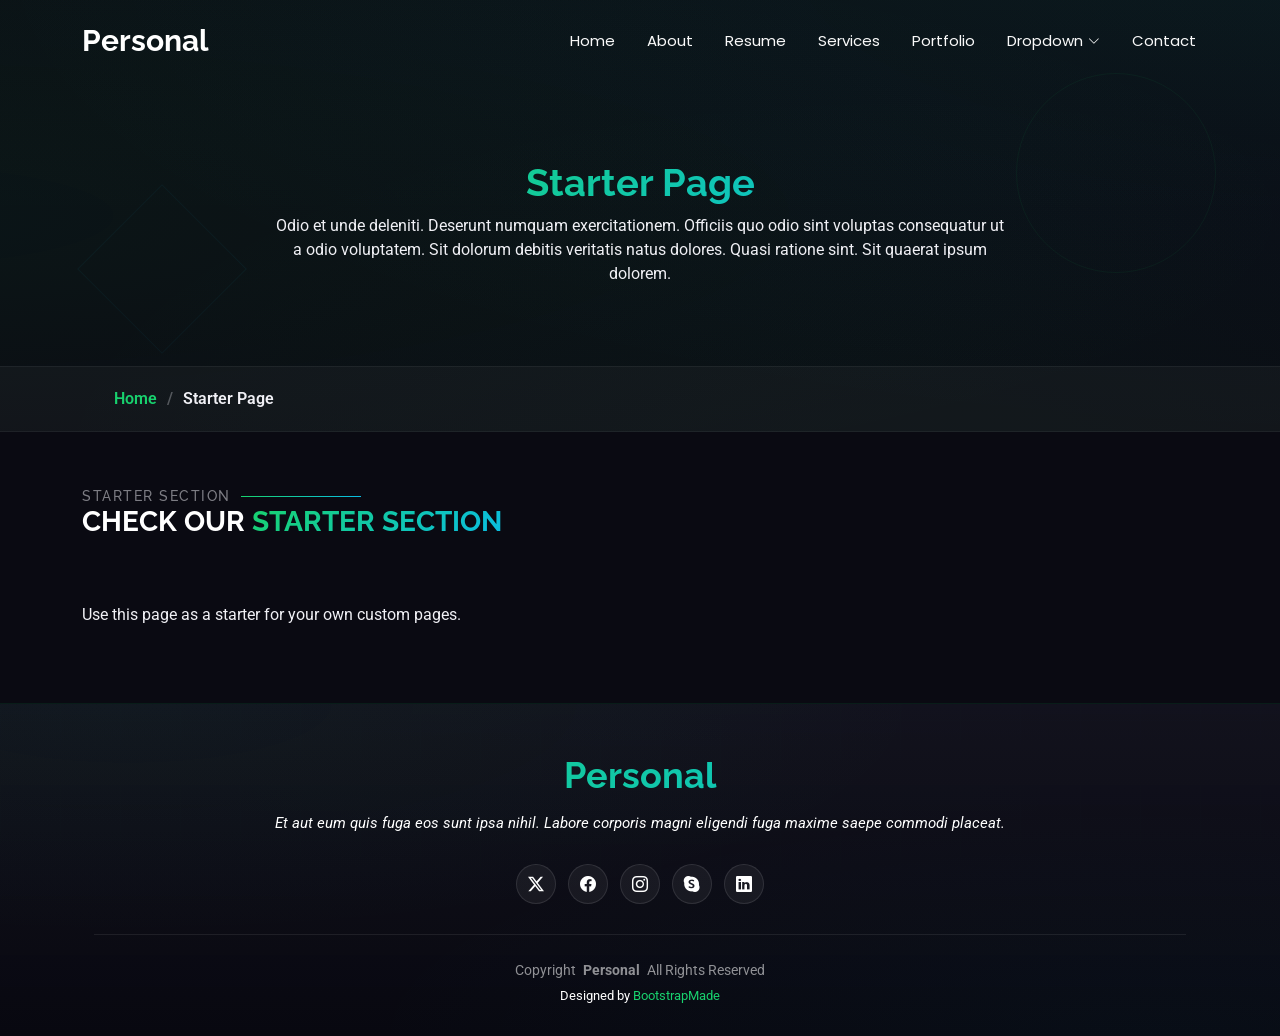
<file: starter-page.html>
<!DOCTYPE html>
<html lang="en">

<head>
  <meta charset="utf-8">
  <meta content="width=device-width, initial-scale=1.0" name="viewport">
  <title>Page - Balélé Bienvenue portfolio</title>
  <meta name="description" content="Portfolio de Balélé Bienvenue BAZIE - Développeur Full-stack basé à Ouagadougou, Burkina Faso.">
  <meta name="keywords" content="développeur, fullstack, flutter, laravel, burkina faso">

  <!-- Favicons -->
  <link href="assets/img/favicon.png" rel="icon">
  <link href="assets/img/apple-touch-icon.png" rel="apple-touch-icon">

  <!-- Fonts -->
  <link href="https://fonts.googleapis.com" rel="preconnect">
  <link href="https://fonts.gstatic.com" rel="preconnect" crossorigin>
  <link href="https://fonts.googleapis.com/css2?family=Poppins:wght@400;500;600;700&family=Raleway:wght@600;700;800;900&family=Roboto:wght@400;500;700&display=swap" rel="stylesheet">

  <!-- Vendor CSS Files -->
  <link href="assets/vendor/bootstrap/css/bootstrap.min.css" rel="stylesheet">
  <link href="assets/vendor/bootstrap-icons/bootstrap-icons.css" rel="stylesheet">
  <link href="assets/vendor/aos/aos.css" rel="stylesheet">
  <link href="assets/vendor/swiper/swiper-bundle.min.css" rel="stylesheet">
  <link href="assets/vendor/glightbox/css/glightbox.min.css" rel="stylesheet">

  <!-- Main CSS File -->
  <link href="assets/css/main.css" rel="stylesheet">

  <!-- =======================================================
  * Template Name: Personal
  * Template URL: https://bootstrapmade.com/personal-free-resume-bootstrap-template/
  * Updated: Nov 04 2024 with Bootstrap v5.3.3
  * Author: BootstrapMade.com
  * License: https://bootstrapmade.com/license/
  ======================================================== -->
</head>

<body class="starter-page-page">

  <a href="#main" class="skip-link">Aller au contenu</a>
  <header id="header" class="header d-flex align-items-center fixed-top">
    <div class="container-fluid container-xl position-relative d-flex align-items-center justify-content-between">

      <a href="index.html" class="logo d-flex align-items-center">
        <!-- Uncomment the line below if you also wish to use an image logo -->
        <!-- <img src="assets/img/logo.png" alt=""> -->
        <h1 class="sitename">Personal</h1>
      </a>

      <nav id="navmenu" class="navmenu">
        <ul>
          <li><a href="index.html">Home</a></li>
          <li><a href="about.html">About</a></li>
          <li><a href="resume.html">Resume</a></li>
          <li><a href="services.html">Services</a></li>
          <li><a href="portfolio.html">Portfolio</a></li>
          <li class="dropdown"><a href="#"><span>Dropdown</span> <i class="bi bi-chevron-down toggle-dropdown"></i></a>
            <ul>
              <li><a href="#">Dropdown 1</a></li>
              <li class="dropdown"><a href="#"><span>Deep Dropdown</span> <i class="bi bi-chevron-down toggle-dropdown"></i></a>
                <ul>
                  <li><a href="#">Deep Dropdown 1</a></li>
                  <li><a href="#">Deep Dropdown 2</a></li>
                  <li><a href="#">Deep Dropdown 3</a></li>
                  <li><a href="#">Deep Dropdown 4</a></li>
                  <li><a href="#">Deep Dropdown 5</a></li>
                </ul>
              </li>
              <li><a href="#">Dropdown 2</a></li>
              <li><a href="#">Dropdown 3</a></li>
              <li><a href="#">Dropdown 4</a></li>
            </ul>
          </li>
          <li><a href="contact.html">Contact</a></li>
        </ul>
        <i class="mobile-nav-toggle d-xl-none bi bi-list" role="button" tabindex="0" aria-label="Ouvrir le menu de navigation" aria-expanded="false" aria-controls="navmenu"></i>
      </nav>

    </div>
  </header>

  <main class="main" id="main">

    <!-- Page Title -->
    <div class="page-title" data-aos="fade">
      <div class="heading">
        <div class="container">
          <div class="row d-flex justify-content-center text-center">
            <div class="col-lg-8">
              <h1>Starter Page</h1>
              <p class="mb-0">Odio et unde deleniti. Deserunt numquam exercitationem. Officiis quo odio sint voluptas consequatur ut a odio voluptatem. Sit dolorum debitis veritatis natus dolores. Quasi ratione sint. Sit quaerat ipsum dolorem.</p>
            </div>
          </div>
        </div>
      </div>
      <nav class="breadcrumbs">
        <div class="container">
          <ol>
            <li><a href="index.html">Home</a></li>
            <li class="current">Starter Page</li>
          </ol>
        </div>
      </nav>
    </div><!-- End Page Title -->

    <!-- Starter Section Section -->
    <section id="starter-section" class="starter-section section">

      <!-- Section Title -->
      <div class="container section-title" data-aos="fade-up">
        <h2>Starter Section</h2>
        <div><span>Check Our</span> <span class="description-title">Starter Section</span></div>
      </div><!-- End Section Title -->

      <div class="container" data-aos="fade-up">
        <p>Use this page as a starter for your own custom pages.</p>
      </div>

    </section><!-- /Starter Section Section -->

  </main>

  <footer id="footer" class="footer dark-background">
    <div class="container">
      <h3 class="sitename">Personal</h3>
      <p>Et aut eum quis fuga eos sunt ipsa nihil. Labore corporis magni eligendi fuga maxime saepe commodi placeat.</p>
      <div class="social-links d-flex justify-content-center">
        <a href=""><i class="bi bi-twitter-x"></i></a>
        <a href=""><i class="bi bi-facebook"></i></a>
        <a href=""><i class="bi bi-instagram"></i></a>
        <a href=""><i class="bi bi-skype"></i></a>
        <a href=""><i class="bi bi-linkedin"></i></a>
      </div>
      <div class="container">
        <div class="copyright">
          <span>Copyright</span> <strong class="px-1 sitename">Personal</strong> <span>All Rights Reserved</span>
        </div>
        <div class="credits">
          <!-- All the links in the footer should remain intact. -->
          <!-- You can delete the links only if you've purchased the pro version. -->
          <!-- Licensing information: https://bootstrapmade.com/license/ -->
          <!-- Purchase the pro version with working PHP/AJAX contact form: [buy-url] -->
          Designed by <a href="https://bootstrapmade.com/">BootstrapMade</a>
        </div>
      </div>
    </div>
  </footer>

  <!-- Scroll Top -->
  <a href="#" id="scroll-top" class="scroll-top d-flex align-items-center justify-content-center"><i class="bi bi-arrow-up-short"></i></a>

  <!-- Preloader -->
  <div id="preloader"></div>

  <!-- Vendor JS Files -->
  <script src="assets/vendor/bootstrap/js/bootstrap.bundle.min.js"></script>
  <script src="assets/vendor/php-email-form/validate.js"></script>
  <script src="assets/vendor/aos/aos.js"></script>
  <script src="assets/vendor/typed.js/typed.umd.js"></script>
  <script src="assets/vendor/purecounter/purecounter_vanilla.js"></script>
  <script src="assets/vendor/waypoints/noframework.waypoints.js"></script>
  <script src="assets/vendor/swiper/swiper-bundle.min.js"></script>
  <script src="assets/vendor/glightbox/js/glightbox.min.js"></script>
  <script src="assets/vendor/imagesloaded/imagesloaded.pkgd.min.js"></script>
  <script src="assets/vendor/isotope-layout/isotope.pkgd.min.js"></script>

  <!-- Main JS File -->
  <script src="assets/js/main.js"></script>

</body>

</html>
</file>
<file: assets/css/main.css>
/**
* Template Name: Personal
* Template URL: https://bootstrapmade.com/personal-free-resume-bootstrap-template/
* Updated: Nov 04 2024 with Bootstrap v5.3.3
* Author: BootstrapMade.com
* License: https://bootstrapmade.com/license/
*/

/*--------------------------------------------------------------
# Font & Color Variables
# Help: https://bootstrapmade.com/color-system/
--------------------------------------------------------------*/
/* Fonts */
:root {
  --default-font: "Roboto", system-ui, -apple-system, "Segoe UI", Roboto, "Helvetica Neue", Arial, "Noto Sans", "Liberation Sans", sans-serif, "Apple Color Emoji", "Segoe UI Emoji", "Segoe UI Symbol", "Noto Color Emoji";
  --heading-font: "Raleway", sans-serif;
  --nav-font: "Poppins", sans-serif;
}

/* Global Colors - The following color variables are used throughout the website. Updating them here will change the color scheme of the entire website */
:root {
  --background-color: #0a0a12;
  /* Background color — noir bleuté doux, moins agressif pour les yeux */
  --default-color: #f0f0f5;
  /* Default color used for the majority of the text content across the entire website */
  --heading-color: #ffffff;
  /* Color for headings, subheadings and title throughout the website */
  --accent-color: #18d26e;
  /* Accent color that represents your brand on the website. It's used for buttons, links, and other elements that need to stand out */
  --surface-color: #141420;
  /* Surface color — décalage bleuté subtil pour plus de profondeur */
  --contrast-color: #0a0a12;
  /* Contrast color for text, ensuring readability against backgrounds of accent, heading, or default colors. */

  /* New modern design variables */
  --accent-gradient: linear-gradient(135deg, #18d26e 0%, #0abde3 100%);
  --accent-color-secondary: #0abde3;
  --accent-glow: 0 0 20px rgba(24, 210, 110, 0.3);
  --accent-glow-strong: 0 0 40px rgba(24, 210, 110, 0.4), 0 0 80px rgba(10, 189, 227, 0.2);
  --glass-bg: rgba(20, 20, 32, 0.65);
  --glass-border: rgba(255, 255, 255, 0.12);
  --glass-blur: blur(20px);
  --card-radius: 16px;
  --transition-smooth: all 0.4s cubic-bezier(0.25, 0.46, 0.45, 0.94);
}

/* Nav Menu Colors - The following color variables are used specifically for the navigation menu. They are separate from the global colors to allow for more customization options */
:root {
  --nav-color: #fafafa;
  /* The default color of the main navmenu links */
  --nav-hover-color: #18d26e;
  /* Applied to main navmenu links when they are hovered over or active */
  --nav-mobile-background-color: #141420;
  /* Used as the background color for mobile navigation menu */
  --nav-dropdown-background-color: #141420;
  /* Used as the background color for dropdown items that appear when hovering over primary navigation items */
  --nav-dropdown-color: #fafafa;
  /* Used for navigation links of the dropdown items in the navigation menu. */
  --nav-dropdown-hover-color: #18d26e;
  /* Similar to --nav-hover-color, this color is applied to dropdown navigation links when they are hovered over. */
}

/* Color Presets - These classes override global colors when applied to any section or element, providing reuse of the sam color scheme. */

.light-background {
  --background-color: #141420;
  --surface-color: #1e1e2e;
}

.dark-background {
  --background-color: rgba(8, 8, 16, 0.975);
  --default-color: #ffffff;
  --heading-color: #ffffff;
  --surface-color: #1a1a2af9;
  --contrast-color: #0a0a12;
}

/* Smooth scroll */
:root {
  scroll-behavior: smooth;
}

/*--------------------------------------------------------------
# General Styling & Shared Classes
--------------------------------------------------------------*/
body {
  color: var(--default-color);
  background-color: var(--background-color);
  font-family: var(--default-font);
  background-image:
    linear-gradient(rgba(24, 210, 110, 0.015) 1px, transparent 1px),
    linear-gradient(90deg, rgba(24, 210, 110, 0.015) 1px, transparent 1px),
    radial-gradient(ellipse at 20% 50%, rgba(24, 210, 110, 0.03) 0%, transparent 50%),
    radial-gradient(ellipse at 80% 20%, rgba(10, 189, 227, 0.03) 0%, transparent 50%),
    radial-gradient(ellipse at 50% 80%, rgba(24, 210, 110, 0.02) 0%, transparent 50%);
  background-size: 60px 60px, 60px 60px, 100% 100%, 100% 100%, 100% 100%;
  background-attachment: fixed;
}

a {
  color: var(--accent-color);
  text-decoration: none;
  transition: 0.3s;
}

a:hover {
  color: var(--accent-color-secondary);
  text-decoration: none;
}

h1,
h2,
h3,
h4,
h5,
h6 {
  color: var(--heading-color);
  font-family: var(--heading-font);
}

/* PHP Email Form Messages
------------------------------*/
.php-email-form .error-message {
  display: none;
  background: #df1529;
  color: #ffffff;
  text-align: left;
  padding: 15px;
  margin-bottom: 24px;
  font-weight: 600;
}

.php-email-form .sent-message {
  display: none;
  color: #ffffff;
  background: #059652;
  text-align: center;
  padding: 15px;
  margin-bottom: 24px;
  font-weight: 600;
}

.php-email-form .loading {
  display: none;
  background: var(--surface-color);
  text-align: center;
  padding: 15px;
  margin-bottom: 24px;
}

.php-email-form .loading:before {
  content: "";
  display: inline-block;
  border-radius: 50%;
  width: 24px;
  height: 24px;
  margin: 0 10px -6px 0;
  border: 3px solid var(--accent-color);
  border-top-color: var(--surface-color);
  animation: php-email-form-loading 1s linear infinite;
}

@keyframes php-email-form-loading {
  0% {
    transform: rotate(0deg);
  }

  100% {
    transform: rotate(360deg);
  }
}

/*--------------------------------------------------------------
# Global Header
--------------------------------------------------------------*/
.header {
  --background-color: rgba(0, 0, 0, 0);
  color: var(--default-color);
  background-color: var(--background-color);
  padding: 15px 0;
  transition: all 0.5s;
  z-index: 997;
}

.header .logo {
  line-height: 1;
}

.header .logo img {
  max-height: 90px;
  width: 180px;
}

@media (max-width: 768px) {
  .header .logo img {
    max-height: 50px;
    width: 100px;
  }
}

.header .logo h1 {
  font-size: 30px;
  margin: 0;
  font-weight: 700;
  color: var(--heading-color);
}

.scrolled .header {
  --background-color: rgba(0, 0, 0, 0.6);
  box-shadow: 0px 0 18px rgba(0, 0, 0, 0.1);
  backdrop-filter: blur(20px);
  -webkit-backdrop-filter: blur(20px);
  border-bottom: 1px solid rgba(255, 255, 255, 0.05);
}

/*--------------------------------------------------------------
# Navigation Menu
--------------------------------------------------------------*/
/* Desktop Navigation */
@media (min-width: 1200px) {
  .navmenu {
    padding: 0;
  }

  .navmenu ul {
    margin: 0;
    padding: 0;
    display: flex;
    list-style: none;
    align-items: center;
  }

  .navmenu li {
    position: relative;
  }

  .navmenu>ul>li {
    white-space: nowrap;
    padding: 15px 14px;
  }

  .navmenu>ul>li:last-child {
    padding-right: 0;
  }

  .navmenu a,
  .navmenu a:focus {
    color: var(--nav-color);
    font-size: 15px;
    padding: 0 2px;
    font-family: var(--nav-font);
    font-weight: 400;
    display: flex;
    align-items: center;
    justify-content: space-between;
    white-space: nowrap;
    transition: 0.3s;
    position: relative;
  }

  .navmenu a i,
  .navmenu a:focus i {
    font-size: 12px;
    line-height: 0;
    margin-left: 5px;
    transition: 0.3s;
  }

  .navmenu>ul>li>a:before {
    content: "";
    position: absolute;
    height: 2px;
    bottom: -6px;
    left: 0;
    background: var(--accent-gradient);
    visibility: hidden;
    width: 0px;
    transition: all 0.3s ease-in-out 0s;
    border-radius: 2px;
  }

  .navmenu a:hover:before,
  .navmenu li:hover>a:before,
  .navmenu .active:before {
    visibility: visible;
    width: 25px;
  }

  .navmenu li:hover>a,
  .navmenu .active,
  .navmenu .active:focus {
    color: var(--nav-hover-color);
    text-shadow: 0 0 20px rgba(24, 210, 110, 0.3);
  }

  .navmenu .dropdown ul {
    margin: 0;
    padding: 10px 0;
    background: var(--nav-dropdown-background-color);
    display: block;
    position: absolute;
    visibility: hidden;
    left: 14px;
    top: 130%;
    opacity: 0;
    transition: 0.3s;
    border-radius: 4px;
    z-index: 99;
    box-shadow: 0px 0px 30px rgba(0, 0, 0, 0.1);
  }

  .navmenu .dropdown ul li {
    min-width: 200px;
  }

  .navmenu .dropdown ul a {
    padding: 10px 20px;
    font-size: 15px;
    text-transform: none;
    color: var(--nav-dropdown-color);
  }

  .navmenu .dropdown ul a i {
    font-size: 12px;
  }

  .navmenu .dropdown ul a:hover,
  .navmenu .dropdown ul .active:hover,
  .navmenu .dropdown ul li:hover>a {
    color: var(--nav-dropdown-hover-color);
  }

  .navmenu .dropdown:hover>ul {
    opacity: 1;
    top: 100%;
    visibility: visible;
  }

  .navmenu .dropdown .dropdown ul {
    top: 0;
    left: -90%;
    visibility: hidden;
  }

  .navmenu .dropdown .dropdown:hover>ul {
    opacity: 1;
    top: 0;
    left: -100%;
    visibility: visible;
  }
}

/* Mobile Navigation */
@media (max-width: 1199px) {
  .mobile-nav-toggle {
    color: var(--nav-color);
    font-size: 28px;
    line-height: 0;
    margin-right: 10px;
    cursor: pointer;
    transition: color 0.3s;
  }

  .navmenu {
    padding: 0;
    z-index: 9997;
  }

  .navmenu ul {
    display: none;
    list-style: none;
    position: absolute;
    inset: 60px 20px 20px 20px;
    padding: 10px 0;
    margin: 0;
    border-radius: 6px;
    background-color: var(--nav-mobile-background-color);
    border: 1px solid color-mix(in srgb, var(--default-color), transparent 90%);
    box-shadow: none;
    overflow-y: auto;
    transition: 0.3s;
    z-index: 9998;
  }

  .navmenu a,
  .navmenu a:focus {
    color: var(--nav-dropdown-color);
    padding: 10px 20px;
    font-family: var(--nav-font);
    font-size: 17px;
    font-weight: 500;
    display: flex;
    align-items: center;
    justify-content: space-between;
    white-space: nowrap;
    transition: 0.3s;
  }

  .navmenu a i,
  .navmenu a:focus i {
    font-size: 12px;
    line-height: 0;
    margin-left: 5px;
    width: 30px;
    height: 30px;
    display: flex;
    align-items: center;
    justify-content: center;
    border-radius: 50%;
    transition: 0.3s;
    background-color: color-mix(in srgb, var(--accent-color), transparent 90%);
  }

  .navmenu a i:hover,
  .navmenu a:focus i:hover {
    background-color: var(--accent-color);
    color: var(--contrast-color);
  }

  .navmenu a:hover,
  .navmenu .active,
  .navmenu .active:focus {
    color: var(--nav-dropdown-hover-color);
  }

  .navmenu .active i,
  .navmenu .active:focus i {
    background-color: var(--accent-color);
    color: var(--contrast-color);
    transform: rotate(180deg);
  }

  .navmenu .dropdown ul {
    position: static;
    display: none;
    z-index: 99;
    padding: 10px 0;
    margin: 10px 20px;
    background-color: var(--nav-dropdown-background-color);
    transition: all 0.5s ease-in-out;
  }

  .navmenu .dropdown ul ul {
    background-color: rgba(33, 37, 41, 0.1);
  }

  .navmenu .dropdown>.dropdown-active {
    display: block;
    background-color: rgba(33, 37, 41, 0.03);
  }

  .mobile-nav-active {
    overflow: hidden;
  }

  .mobile-nav-active .mobile-nav-toggle {
    color: #fff;
    position: absolute;
    font-size: 32px;
    top: 15px;
    right: 15px;
    margin-right: 0;
    z-index: 9999;
  }

  .mobile-nav-active .navmenu {
    position: fixed;
    overflow: hidden;
    inset: 0;
    background: rgba(33, 37, 41, 0.8);
    transition: 0.3s;
  }

  .mobile-nav-active .navmenu>ul {
    display: block;
  }
}

/*--------------------------------------------------------------
# Global Footer
--------------------------------------------------------------*/
.footer {
  color: var(--default-color);
  background: linear-gradient(to top, rgba(8, 8, 16, 1) 0%, rgba(20, 20, 32, 0.8) 100%);
  font-size: 14px;
  text-align: center;
  padding: 50px 0 30px 0;
  position: relative;
  border-top: 1px solid rgba(24, 210, 110, 0.1);
  overflow: hidden;
}

.footer::before {
  content: '';
  position: absolute;
  top: 0;
  left: 0;
  width: 100%;
  height: 100%;
  background:
    radial-gradient(ellipse at 10% 0%, rgba(24, 210, 110, 0.04) 0%, transparent 50%),
    radial-gradient(ellipse at 90% 100%, rgba(10, 189, 227, 0.03) 0%, transparent 50%);
  animation: meshMove 15s ease-in-out infinite alternate;
  pointer-events: none;
  z-index: 0;
}

.footer > * {
  position: relative;
  z-index: 1;
}

.footer h3 {
  font-size: 36px;
  font-weight: 700;
  position: relative;
  padding: 0;
  margin: 0 0 15px 0;
  background: var(--accent-gradient);
  -webkit-background-clip: text;
  -webkit-text-fill-color: transparent;
  background-clip: text;
}

.footer p {
  font-size: 15px;
  font-style: italic;
  padding: 0;
  margin: 0 0 30px 0;
}

.footer .social-links {
  margin: 0 0 30px 0;
}

.footer .social-links a {
  font-size: 16px;
  display: flex;
  align-items: center;
  justify-content: center;
  background: rgba(255, 255, 255, 0.05);
  color: var(--default-color);
  line-height: 1;
  margin: 0 6px;
  border-radius: 50%;
  text-align: center;
  width: 40px;
  height: 40px;
  transition: var(--transition-smooth);
  border: 1px solid rgba(255, 255, 255, 0.1);
}

.footer .social-links a:hover {
  background: var(--accent-gradient);
  border-color: transparent;
  color: #000000;
  box-shadow: var(--accent-glow);
  transform: translateY(-3px);
  text-decoration: none;
}

.footer .copyright {
  padding-top: 25px;
  border-top: 1px solid rgba(255, 255, 255, 0.08);
  color: rgba(255, 255, 255, 0.55);
}

.footer .credits {
  font-size: 13px;
  padding-top: 5px;
}

/*--------------------------------------------------------------
# Preloader
--------------------------------------------------------------*/
#preloader {
  position: fixed;
  inset: 0;
  z-index: 999999;
  overflow: hidden;
  background: var(--background-color);
  transition: all 0.6s ease-out;
}

#preloader:before {
  content: "";
  position: fixed;
  top: calc(50% - 30px);
  left: calc(50% - 30px);
  border: 4px solid rgba(255, 255, 255, 0.05);
  border-top: 4px solid #18d26e;
  border-right: 4px solid #0abde3;
  border-radius: 50%;
  width: 60px;
  height: 60px;
  animation: animate-preloader 1s linear infinite;
}

@keyframes animate-preloader {
  0% {
    transform: rotate(0deg);
  }

  100% {
    transform: rotate(360deg);
  }
}

@keyframes shimmer {
  0% { background-position: -200% center; }
  100% { background-position: 200% center; }
}

@keyframes pulseGlow {
  0%, 100% { box-shadow: 0 0 20px rgba(24, 210, 110, 0.2); }
  50% { box-shadow: 0 0 40px rgba(24, 210, 110, 0.4), 0 0 60px rgba(10, 189, 227, 0.15); }
}

@keyframes floatUp {
  0%, 100% { transform: translateY(0); }
  50% { transform: translateY(-8px); }
}

/*--------------------------------------------------------------
# Scroll Top Button
--------------------------------------------------------------*/
.scroll-top {
  position: fixed;
  visibility: hidden;
  opacity: 0;
  right: 15px;
  bottom: -15px;
  z-index: 99999;
  background: var(--accent-gradient);
  width: 48px;
  height: 48px;
  border-radius: 50%;
  transition: all 0.5s cubic-bezier(0.25, 0.46, 0.45, 0.94);
  box-shadow: var(--accent-glow);
  border: 2px solid rgba(255, 255, 255, 0.1);
}

.scroll-top i {
  font-size: 24px;
  color: #000000;
  line-height: 0;
  transition: transform 0.3s ease;
}

.scroll-top:hover {
  transform: translateY(-5px) scale(1.1);
  box-shadow: var(--accent-glow-strong);
  color: #000000;
}

.scroll-top:hover i {
  transform: translateY(-2px);
}

.scroll-top.active {
  visibility: visible;
  opacity: 1;
  bottom: 15px;
  animation: scrollTopBounce 0.6s ease;
}

@keyframes scrollTopBounce {
  0% { transform: translateY(20px); opacity: 0; }
  50% { transform: translateY(-5px); }
  100% { transform: translateY(0); opacity: 1; }
}

/*--------------------------------------------------------------
# Disable aos animation delay on mobile devices
--------------------------------------------------------------*/
@media screen and (max-width: 768px) {
  [data-aos-delay] {
    transition-delay: 0 !important;
  }
}

/*--------------------------------------------------------------
# Global Page Titles & Breadcrumbs
--------------------------------------------------------------*/
.page-title {
  color: var(--default-color);
  background-color: var(--background-color);
  position: relative;
  overflow: hidden;
}

.page-title::before {
  content: '';
  position: absolute;
  top: -50%;
  left: -50%;
  width: 200%;
  height: 200%;
  background:
    radial-gradient(ellipse at 20% 50%, rgba(24, 210, 110, 0.06) 0%, transparent 50%),
    radial-gradient(ellipse at 80% 20%, rgba(10, 189, 227, 0.05) 0%, transparent 50%),
    radial-gradient(ellipse at 60% 80%, rgba(24, 210, 110, 0.04) 0%, transparent 40%);
  animation: meshMove 12s ease-in-out infinite alternate;
  z-index: 0;
  pointer-events: none;
}

.page-title > * {
  position: relative;
  z-index: 1;
}

@keyframes meshMove {
  0% {
    transform: translate(0, 0) rotate(0deg);
  }
  33% {
    transform: translate(2%, -1%) rotate(1deg);
  }
  66% {
    transform: translate(-1%, 2%) rotate(-0.5deg);
  }
  100% {
    transform: translate(1%, -2%) rotate(0.5deg);
  }
}

.page-title .heading {
  padding: 160px 0 80px 0;
  border-top: none;
  background: linear-gradient(
    180deg,
    rgba(24, 210, 110, 0.03) 0%,
    transparent 60%
  );
}

.page-title .heading h1 {
  font-size: 38px;
  font-weight: 700;
  background: var(--accent-gradient);
  -webkit-background-clip: text;
  -webkit-text-fill-color: transparent;
  background-clip: text;
}

.page-title .heading::before {
  content: '';
  position: absolute;
  top: 20%;
  right: 5%;
  width: 200px;
  height: 200px;
  border: 1px solid rgba(24, 210, 110, 0.06);
  border-radius: 50%;
  pointer-events: none;
  animation: geoFloat 8s ease-in-out infinite alternate;
}

.page-title .heading::after {
  content: '';
  position: absolute;
  bottom: 10%;
  left: 8%;
  width: 120px;
  height: 120px;
  border: 1px solid rgba(10, 189, 227, 0.05);
  transform: rotate(45deg);
  pointer-events: none;
  animation: geoFloat 10s ease-in-out infinite alternate-reverse;
}

@keyframes geoFloat {
  0% { transform: translate(0, 0) rotate(0deg); opacity: 0.5; }
  50% { transform: translate(10px, -15px) rotate(5deg); opacity: 1; }
  100% { transform: translate(-5px, 10px) rotate(-3deg); opacity: 0.6; }
}

.page-title .heading {
  position: relative;
  overflow: hidden;
}

.page-title nav {
  background-color: rgba(255, 255, 255, 0.03);
  padding: 20px 0;
  border-top: 1px solid rgba(255, 255, 255, 0.05);
  border-bottom: 1px solid rgba(255, 255, 255, 0.05);
}

.page-title nav ol {
  display: flex;
  flex-wrap: wrap;
  list-style: none;
  margin: 0;
  font-size: 16px;
  font-weight: 600;
}

.page-title nav ol li+li {
  padding-left: 10px;
}

.page-title nav ol li+li::before {
  content: "/";
  display: inline-block;
  padding-right: 10px;
  color: color-mix(in srgb, var(--default-color), transparent 70%);
}

/*--------------------------------------------------------------
# Global Sections
--------------------------------------------------------------*/
section,
.section {
  color: var(--default-color);
  background-color: var(--background-color);
  padding: 60px 0;
  scroll-margin-top: 100px;
  overflow: clip;
}

@media (max-width: 1199px) {

  section,
  .section {
    scroll-margin-top: 66px;
  }
}

/*--------------------------------------------------------------
# Global Section Titles
--------------------------------------------------------------*/
.section-title {
  padding-bottom: 60px;
  position: relative;
}

.section-title h2 {
  font-size: 14px;
  font-weight: 500;
  padding: 0;
  line-height: 1px;
  margin: 0;
  letter-spacing: 1.5px;
  text-transform: uppercase;
  color: color-mix(in srgb, var(--default-color), transparent 50%);
  position: relative;
}

.section-title h2::after {
  content: "";
  width: 120px;
  height: 1px;
  display: inline-block;
  background: var(--accent-gradient);
  margin: 4px 10px;
}

.section-title div {
  color: var(--heading-color);
  margin: 0;
  margin: 0;
  font-size: 28px;
  font-weight: 700;
  text-transform: uppercase;
  font-family: var(--heading-font);
}

.section-title div .description-title {
  background: var(--accent-gradient);
  -webkit-background-clip: text;
  -webkit-text-fill-color: transparent;
  background-clip: text;
}

/*--------------------------------------------------------------
# Hero Section
--------------------------------------------------------------*/
.hero {
  width: 100%;
  min-height: 100vh;
  position: relative;
  padding: 80px 0;
  display: flex;
  align-items: center;
  justify-content: center;
  overflow: hidden;
}

.hero::before {
  content: "";
  position: absolute;
  inset: 0;
  background: linear-gradient(
    135deg,
    rgba(0, 0, 0, 0.85) 0%,
    rgba(0, 0, 0, 0.6) 40%,
    rgba(24, 210, 110, 0.08) 70%,
    rgba(10, 189, 227, 0.05) 100%
  );
  z-index: 2;
}

.hero::after {
  content: "";
  position: absolute;
  bottom: 0;
  left: 0;
  right: 0;
  height: 120px;
  background: linear-gradient(to top, var(--background-color) 0%, transparent 100%);
  z-index: 2;
}

.hero img {
  position: absolute;
  inset: 0;
  display: block;
  width: 100%;
  height: 100%;
  object-fit: cover;
  z-index: 1;
}

.hero img.hero-illustration {
  position: relative !important;
  inset: unset !important;
  height: auto !important;
  object-fit: unset !important;
  z-index: 3;
  display: block;
}

.hero .container {
  position: relative;
  z-index: 3;
}

.hero h1,
.hero h2 {
  margin: 0;
  font-size: 72px;
  font-weight: 700;
  background: linear-gradient(135deg, #ffffff 0%, #18d26e 50%, #0abde3 100%);
  -webkit-background-clip: text;
  -webkit-text-fill-color: transparent;
  background-clip: text;
  line-height: 1.1;
}

.hero p {
  margin: 5px 0 0 0;
  font-size: 26px;
  color: rgba(255, 255, 255, 0.85);
}

.hero p span {
  letter-spacing: 1px;
  border-bottom: 2px solid transparent;
  border-image: var(--accent-gradient) 1;
}

.hero .social-links {
  margin-top: 25px;
}

.hero .social-links a {
  background-color: rgba(255, 255, 255, 0.05);
  color: var(--default-color);
  font-size: 14px;
  width: 44px;
  height: 44px;
  border-radius: 50px;
  display: inline-flex;
  align-items: center;
  justify-content: center;
  margin-right: 20px;
  transition: var(--transition-smooth);
  border: 1px solid rgba(255, 255, 255, 0.1);
  backdrop-filter: blur(10px);
  -webkit-backdrop-filter: blur(10px);
}

.hero .social-links a:hover {
  background: var(--accent-gradient);
  border-color: transparent;
  box-shadow: var(--accent-glow);
  transform: translateY(-3px);
  color: #000000;
}

@media (max-width: 768px) {
  .hero h1,
  .hero h2 {
    font-size: 38px;
  }

  .hero p {
    font-size: 18px;
  }
}

/*--------------------------------------------------------------
# About Section
--------------------------------------------------------------*/
.about .content h2 {
  font-weight: 700;
  font-size: 24px;
}

.about .content ul {
  list-style: none;
  padding: 0;
}

.about .content ul li {
  margin-bottom: 20px;
  display: flex;
  align-items: center;
}

.about .content ul strong {
  margin-right: 10px;
}

.about .content ul i {
  font-size: 16px;
  margin-right: 5px;
  color: var(--accent-color);
  line-height: 0;
}

.about .col-lg-4 img {
  border-radius: var(--card-radius);
  border: 1px solid var(--glass-border);
  box-shadow: 0 8px 32px rgba(0, 0, 0, 0.3);
  transition: var(--transition-smooth);
}

.about .col-lg-4 img:hover {
  box-shadow: 0 8px 32px rgba(0, 0, 0, 0.3), var(--accent-glow);
  transform: scale(1.02);
}

/*--------------------------------------------------------------
# Stats Section
--------------------------------------------------------------*/
.stats i {
  background: var(--glass-bg);
  color: var(--accent-color);
  box-shadow: var(--accent-glow);
  width: 60px;
  height: 60px;
  font-size: 24px;
  border-radius: 50%;
  border: 1px solid var(--glass-border);
  display: inline-flex;
  align-items: center;
  justify-content: center;
  position: relative;
  z-index: 1;
  backdrop-filter: blur(10px);
  -webkit-backdrop-filter: blur(10px);
}

.stats .stats-item {
  background: var(--glass-bg);
  backdrop-filter: var(--glass-blur);
  -webkit-backdrop-filter: var(--glass-blur);
  border: 1px solid var(--glass-border);
  margin-top: -30px;
  padding: 40px 30px 25px 30px;
  width: 100%;
  position: relative;
  text-align: center;
  border-radius: var(--card-radius);
  z-index: 0;
  transition: var(--transition-smooth);
}

.stats .stats-item:hover {
  border-color: rgba(24, 210, 110, 0.2);
  box-shadow: var(--accent-glow);
  transform: translateY(-4px);
}

.stats .stats-item span {
  font-size: 40px;
  display: block;
  font-weight: 700;
  background: var(--accent-gradient);
  -webkit-background-clip: text;
  -webkit-text-fill-color: transparent;
  background-clip: text;
}

.stats .stats-item p {
  padding: 0;
  margin: 0;
  font-family: var(--heading-font);
  font-size: 16px;
}

/*--------------------------------------------------------------
# Skills Section
--------------------------------------------------------------*/
.skills .progress {
  height: 60px;
  display: block;
  background: none;
  border-radius: 0;
}

.skills .progress .skill {
  color: var(--heading-color);
  padding: 0;
  margin: 0 0 6px 0;
  text-transform: uppercase;
  display: block;
  font-weight: 600;
  font-family: var(--heading-font);
}

.skills .progress .skill .val {
  float: right;
  font-style: normal;
  color: var(--accent-color);
  font-weight: 700;
}

.skills .progress-bar-wrap {
  background: rgba(255, 255, 255, 0.05);
  height: 8px;
  border-radius: 4px;
  overflow: hidden;
}

.skills .progress-bar {
  width: 1px;
  height: 8px;
  transition: 0.9s;
  background: var(--accent-gradient);
  border-radius: 4px;
  position: relative;
  background-size: 200% 100%;
}

.skills .progress-bar::after {
  content: "";
  position: absolute;
  top: 0;
  left: 0;
  right: 0;
  bottom: 0;
  background: linear-gradient(
    90deg,
    transparent 0%,
    rgba(255, 255, 255, 0.3) 50%,
    transparent 100%
  );
  background-size: 200% 100%;
  animation: shimmer 2s ease-in-out infinite;
  border-radius: 4px;
}

/*--------------------------------------------------------------
# Interests Section
--------------------------------------------------------------*/
.interests .features-item {
  background: var(--glass-bg);
  backdrop-filter: var(--glass-blur);
  -webkit-backdrop-filter: var(--glass-blur);
  display: flex;
  align-items: center;
  padding: 20px;
  transition: var(--transition-smooth);
  border: 1px solid var(--glass-border);
  border-radius: var(--card-radius);
  position: relative;
  overflow: hidden;
}

.interests .features-item i {
  font-size: 32px;
  padding-right: 10px;
  line-height: 0;
}

.interests .features-item h3 {
  font-weight: 700;
  margin: 0;
  padding: 0;
  line-height: 1;
  font-size: 16px;
}

.interests .features-item h3 a {
  color: var(--heading-color);
  transition: 0.3s;
}

.interests .features-item:hover {
  border-color: rgba(24, 210, 110, 0.2);
  transform: translateY(-4px);
  box-shadow: var(--accent-glow);
}

.interests .features-item:hover h3 a {
  color: var(--accent-color);
}

.interests .features-item img {
  transition: var(--transition-smooth);
  border-radius: 8px;
}

.interests .features-item:hover img {
  transform: scale(1.05);
}

/*--------------------------------------------------------------
# Testimonials Section
--------------------------------------------------------------*/
.testimonials .testimonials-carousel,
.testimonials .testimonials-slider {
  overflow: hidden;
}

.testimonials .testimonial-item {
  box-sizing: content-box;
  min-height: 320px;
}

.testimonials .testimonial-item .testimonial-img {
  width: 90px;
  border-radius: 50%;
  margin: -40px 0 0 40px;
  position: relative;
  z-index: 2;
  border: 6px solid var(--background-color);
}

.testimonials .testimonial-item h3 {
  font-size: 18px;
  font-weight: bold;
  margin: 10px 0 5px 45px;
}

.testimonials .testimonial-item h4 {
  font-size: 14px;
  color: color-mix(in srgb, var(--default-color), transparent 20%);
  margin: 0 0 0 45px;
}

.testimonials .testimonial-item .quote-icon-left,
.testimonials .testimonial-item .quote-icon-right {
  color: color-mix(in srgb, var(--accent-color), transparent 50%);
  font-size: 26px;
  line-height: 0;
}

.testimonials .testimonial-item .quote-icon-left {
  display: inline-block;
  left: -5px;
  position: relative;
}

.testimonials .testimonial-item .quote-icon-right {
  display: inline-block;
  right: -5px;
  position: relative;
  top: 10px;
  transform: scale(-1, -1);
}

.testimonials .testimonial-item p {
  font-style: italic;
  margin: 0 15px 0 15px;
  padding: 20px 20px 60px 20px;
  background: var(--surface-color);
  border-radius: 6px;
  position: relative;
  z-index: 1;
}

.testimonials .swiper-wrapper {
  height: auto;
}

.testimonials .swiper-pagination {
  margin-top: 20px;
  position: relative;
}

.testimonials .swiper-pagination .swiper-pagination-bullet {
  width: 12px;
  height: 12px;
  background-color: var(--background-color);
  opacity: 1;
  border: 1px solid var(--accent-color);
}

.testimonials .swiper-pagination .swiper-pagination-bullet-active {
  background-color: var(--accent-color);
}

/*--------------------------------------------------------------
# Resume Section
--------------------------------------------------------------*/
.resume .resume-title {
  color: var(--heading-color);
  font-size: 26px;
  font-weight: 700;
  margin-top: 20px;
  margin-bottom: 20px;
}

.resume .resume-item {
  padding: 0 0 20px 20px;
  margin-top: -2px;
  border-left: 2px solid;
  border-image: var(--accent-gradient) 1;
  position: relative;
}

.resume .resume-item h4 {
  line-height: 18px;
  font-size: 18px;
  font-weight: 600;
  text-transform: uppercase;
  color: color-mix(in srgb, var(--default-color), transparent 20%);
  margin-bottom: 10px;
}

.resume .resume-item h5 {
  font-size: 14px;
  padding: 5px 15px;
  display: inline-block;
  font-weight: 600;
  margin-bottom: 10px;
  background: rgba(24, 210, 110, 0.1);
  border-radius: 20px;
  border: 1px solid rgba(24, 210, 110, 0.2);
  color: var(--accent-color);
}

.resume .resume-item ul {
  padding-left: 20px;
}

.resume .resume-item ul li {
  padding-bottom: 10px;
}

.resume .resume-item:last-child {
  padding-bottom: 0;
}

.resume .resume-item::before {
  content: "";
  position: absolute;
  width: 16px;
  height: 16px;
  border-radius: 50px;
  left: -9px;
  top: 0;
  background: var(--accent-gradient);
  border: 2px solid var(--background-color);
  box-shadow: 0 0 10px rgba(24, 210, 110, 0.3);
}

/*--------------------------------------------------------------
# Services Section
--------------------------------------------------------------*/
.services .service-item {
  background: var(--glass-bg);
  backdrop-filter: var(--glass-blur);
  -webkit-backdrop-filter: var(--glass-blur);
  border: 1px solid var(--glass-border);
  border-radius: var(--card-radius);
  text-align: center;
  padding: 60px 24px;
  transition: var(--transition-smooth);
  height: 100%;
  position: relative;
  overflow: hidden;
}

.services .service-item .icon {
  margin: 0 auto;
  width: 64px;
  height: 64px;
  background: var(--accent-gradient);
  border-radius: 12px;
  display: flex;
  align-items: center;
  justify-content: center;
  margin-bottom: 20px;
  transition: var(--transition-smooth);
  transform-style: preserve-3d;
  box-shadow: 0 4px 15px rgba(24, 210, 110, 0.2);
}

.services .service-item .icon i {
  color: var(--contrast-color);
  font-size: 28px;
  transition: ease-in-out 0.3s;
}

.services .service-item .icon::before {
  position: absolute;
  content: "";
  left: -8px;
  top: -8px;
  height: 100%;
  width: 100%;
  background: color-mix(in srgb, var(--accent-color), transparent 80%);
  border-radius: 5px;
  transition: all 0.3s ease-out 0s;
  transform: translateZ(-1px);
}

.services .service-item h3 {
  font-weight: 700;
  margin: 10px 0 15px 0;
  font-size: 22px;
}

.services .service-item p {
  line-height: 24px;
  font-size: 14px;
  margin-bottom: 0;
}

.services .service-item:hover {
  background: rgba(24, 210, 110, 0.06);
  border-color: rgba(24, 210, 110, 0.2);
  transform: translateY(-8px);
  box-shadow:
    0 20px 40px rgba(0, 0, 0, 0.3),
    0 0 30px rgba(24, 210, 110, 0.1);
}

.services .service-item:hover .icon {
  background: var(--accent-gradient);
  transform: rotateY(180deg);
}

.services .service-item:hover .icon i {
  color: #000000;
}

.services .service-item:hover .icon::before {
  background: color-mix(in srgb, var(--accent-color), transparent 85%);
}

.services .service-item:hover h3,
.services .service-item:hover h3 a {
  color: var(--accent-color);
}

.services .service-item:hover p {
  color: var(--default-color);
}

/*--------------------------------------------------------------
# Service Details Section
--------------------------------------------------------------*/
.service-details .services-list {
  background-color: var(--surface-color);
  padding: 10px 30px;
  border: 1px solid color-mix(in srgb, var(--default-color), transparent 90%);
  margin-bottom: 20px;
}

.service-details .services-list a {
  display: block;
  line-height: 1;
  padding: 8px 0 8px 15px;
  border-left: 3px solid color-mix(in srgb, var(--default-color), transparent 70%);
  margin: 20px 0;
  color: color-mix(in srgb, var(--default-color), transparent 20%);
  transition: 0.3s;
}

.service-details .services-list a.active {
  color: var(--heading-color);
  font-weight: 700;
  border-color: var(--accent-color);
}

.service-details .services-list a:hover {
  border-color: var(--accent-color);
}

.service-details .services-img {
  margin-bottom: 20px;
}

.service-details h3 {
  font-size: 26px;
  font-weight: 700;
}

.service-details h4 {
  font-size: 20px;
  font-weight: 700;
}

.service-details p {
  font-size: 15px;
}

.service-details ul {
  list-style: none;
  padding: 0;
  font-size: 15px;
}

.service-details ul li {
  padding: 5px 0;
  display: flex;
  align-items: center;
}

.service-details ul i {
  font-size: 20px;
  margin-right: 8px;
  color: var(--accent-color);
}

/*--------------------------------------------------------------
# Portfolio Section
--------------------------------------------------------------*/
.portfolio .portfolio-filters {
  padding: 0;
  margin: 0 auto 20px auto;
  list-style: none;
  text-align: center;
}

.portfolio .portfolio-filters li {
  cursor: pointer;
  display: inline-block;
  padding: 0;
  font-size: 18px;
  font-weight: 500;
  margin: 0 10px;
  line-height: 1;
  margin-bottom: 5px;
  transition: all 0.3s ease-in-out;
}

.portfolio .portfolio-filters li:hover,
.portfolio .portfolio-filters li.filter-active {
  color: var(--accent-color);
}

.portfolio .portfolio-filters li:first-child {
  margin-left: 0;
}

.portfolio .portfolio-filters li:last-child {
  margin-right: 0;
}

@media (max-width: 575px) {
  .portfolio .portfolio-filters li {
    font-size: 14px;
    margin: 0 5px;
  }
}

.portfolio .portfolio-content {
  position: relative;
  overflow: hidden;
}

.portfolio .portfolio-content img {
  transition: 0.3s;
}

.portfolio .portfolio-content .portfolio-info {
  opacity: 0;
  position: absolute;
  inset: 0;
  z-index: 3;
  transition: all ease-in-out 0.3s;
  background: rgba(0, 0, 0, 0.6);
  padding: 15px;
}

.portfolio .portfolio-content .portfolio-info h4 {
  font-size: 14px;
  padding: 5px 10px;
  font-weight: 400;
  color: #ffffff;
  display: inline-block;
  background-color: var(--accent-color);
}

.portfolio .portfolio-content .portfolio-info p {
  position: absolute;
  bottom: 10px;
  text-align: center;
  display: inline-block;
  left: 0;
  right: 0;
  font-size: 16px;
  font-weight: 600;
  color: rgba(255, 255, 255, 0.8);
}

.portfolio .portfolio-content .portfolio-info .preview-link,
.portfolio .portfolio-content .portfolio-info .details-link {
  position: absolute;
  left: calc(50% - 40px);
  font-size: 26px;
  top: calc(50% - 14px);
  color: #fff;
  transition: 0.3s;
  line-height: 1.2;
}

.portfolio .portfolio-content .portfolio-info .preview-link:hover,
.portfolio .portfolio-content .portfolio-info .details-link:hover {
  color: var(--accent-color);
}

.portfolio .portfolio-content .portfolio-info .details-link {
  left: 50%;
  font-size: 34px;
  line-height: 0;
}

.portfolio .portfolio-content:hover .portfolio-info {
  opacity: 1;
}

.portfolio .portfolio-content:hover img {
  transform: scale(1.1);
}

/*--------------------------------------------------------------
# Portfolio Details Section
--------------------------------------------------------------*/
.portfolio-details .portfolio-details-slider img {
  width: 100%;
}

.portfolio-details .portfolio-details-slider .swiper-pagination {
  margin-top: 20px;
  position: relative;
}

.portfolio-details .portfolio-details-slider .swiper-pagination .swiper-pagination-bullet {
  width: 12px;
  height: 12px;
  background-color: color-mix(in srgb, var(--default-color), transparent 85%);
  opacity: 1;
}

.portfolio-details .portfolio-details-slider .swiper-pagination .swiper-pagination-bullet-active {
  background-color: var(--accent-color);
}

.portfolio-details .portfolio-info {
  background-color: var(--surface-color);
  padding: 30px;
  box-shadow: 0px 0 30px rgba(0, 0, 0, 0.1);
}

.portfolio-details .portfolio-info h3 {
  font-size: 22px;
  font-weight: 700;
  margin-bottom: 20px;
  padding-bottom: 20px;
  border-bottom: 1px solid color-mix(in srgb, var(--default-color), transparent 85%);
}

.portfolio-details .portfolio-info ul {
  list-style: none;
  padding: 0;
  font-size: 15px;
}

.portfolio-details .portfolio-info ul li+li {
  margin-top: 10px;
}

.portfolio-details .portfolio-description {
  padding-top: 30px;
}

.portfolio-details .portfolio-description h2 {
  font-size: 26px;
  font-weight: 700;
  margin-bottom: 20px;
}

.portfolio-details .portfolio-description p {
  padding: 0;
  color: color-mix(in srgb, var(--default-color), transparent 30%);
}

/*--------------------------------------------------------------
# Starter Section Section
--------------------------------------------------------------*/


/*--------------------------------------------------------------
# Contact Section
--------------------------------------------------------------*/
.contact .info-item {
  background: var(--glass-bg);
  backdrop-filter: var(--glass-blur);
  -webkit-backdrop-filter: var(--glass-blur);
  border: 1px solid var(--glass-border);
  border-radius: var(--card-radius);
  padding: 24px 30px;
  transition: var(--transition-smooth);
}

.contact .info-item:hover {
  border-color: rgba(24, 210, 110, 0.15);
  box-shadow: var(--accent-glow);
}

.contact .info-item .icon {
  color: #000000;
  background: var(--accent-gradient);
  width: 56px;
  height: 56px;
  font-size: 24px;
  display: flex;
  justify-content: center;
  align-items: center;
  transition: var(--transition-smooth);
  border-radius: 50%;
  margin-right: 15px;
  flex-shrink: 0;
  box-shadow: 0 4px 15px rgba(24, 210, 110, 0.25);
}

.contact .info-item h3 {
  font-size: 18px;
  font-weight: 700;
  margin: 0 0 2px 0;
}

.contact .info-item p {
  padding: 0;
  margin-bottom: 0;
  font-size: 14px;
}

.contact .info-item .social-links a {
  font-size: 24px;
  display: inline-block;
  line-height: 1;
  margin: 4px 6px 0 0;
  transition: 0.3s;
  color: color-mix(in srgb, var(--default-color), transparent 50%);
}

.contact .info-item .social-links a:hover {
  color: var(--accent-color);
}

.contact .php-email-form {
  background: var(--glass-bg);
  backdrop-filter: var(--glass-blur);
  -webkit-backdrop-filter: var(--glass-blur);
  border: 1px solid var(--glass-border);
  border-radius: var(--card-radius);
  padding: 30px;
  margin-top: 30px;
}

@media (max-width: 575px) {
  .contact .php-email-form {
    padding: 20px;
  }
}

.contact .php-email-form input[type=text],
.contact .php-email-form input[type=email],
.contact .php-email-form textarea {
  color: var(--default-color);
  background-color: rgba(0, 0, 0, 0.3);
  border: 1px solid rgba(255, 255, 255, 0.1);
  font-size: 14px;
  padding: 12px 16px;
  box-shadow: none;
  border-radius: 10px;
  transition: var(--transition-smooth);
}

.contact .php-email-form input[type=text]:focus,
.contact .php-email-form input[type=email]:focus,
.contact .php-email-form textarea:focus {
  border-color: var(--accent-color);
  box-shadow: 0 0 15px rgba(24, 210, 110, 0.15);
  outline: none;
}

.contact .php-email-form input[type=text]::placeholder,
.contact .php-email-form input[type=email]::placeholder,
.contact .php-email-form textarea::placeholder {
  color: color-mix(in srgb, var(--default-color), transparent 70%);
}

.contact .php-email-form button[type=submit] {
  color: #000000;
  background: var(--accent-gradient);
  border: 0;
  padding: 12px 36px;
  transition: var(--transition-smooth);
  border-radius: 50px;
  font-weight: 600;
  letter-spacing: 0.5px;
  box-shadow: 0 4px 15px rgba(24, 210, 110, 0.3);
}

.contact .php-email-form button[type=submit]:hover {
  box-shadow: 0 6px 25px rgba(24, 210, 110, 0.5);
  transform: translateY(-2px);
}

/*--------------------------------------------------------------
# Page-specific spacing overrides
--------------------------------------------------------------*/
.index-page .services.section {
  padding-top: 20px;
}

.index-page .skills.section {
  padding-top: 10px;
}

.index-page .interests.section {
  padding-top: 10px;
}

.about-page .stats.section {
  padding-top: 10px;
}

.about-page .skills.section {
  padding-top: 10px;
}

.about-page .interests.section {
  padding-top: 10px;
}

/* Service details glassmorphism enhancements */
.service-details .services-list {
  background: var(--glass-bg);
  backdrop-filter: var(--glass-blur);
  -webkit-backdrop-filter: var(--glass-blur);
  border: 1px solid var(--glass-border);
  border-radius: var(--card-radius);
  padding: 10px 30px;
}

.service-details .services-list a.active {
  border-color: var(--accent-color);
  color: var(--accent-color);
}

.service-details .services-list a {
  transition: var(--transition-smooth);
}

.service-details .services-list a:hover {
  border-color: var(--accent-color);
  padding-left: 20px;
}

/* Subtle section separator */
section + section {
  border-top: 1px solid rgba(255, 255, 255, 0.02);
}

/*--------------------------------------------------------------
# Project Cards Section (custom)
--------------------------------------------------------------*/
.projects .project-card {
  background: var(--glass-bg);
  backdrop-filter: var(--glass-blur);
  -webkit-backdrop-filter: var(--glass-blur);
  border: 1px solid var(--glass-border);
  border-radius: var(--card-radius);
  padding: 0;
  overflow: hidden;
  transition: var(--transition-smooth);
  height: 100%;
  display: flex;
  flex-direction: column;
}

.projects .project-card:hover {
  transform: translateY(-8px);
  border-color: rgba(24, 210, 110, 0.2);
  box-shadow:
    0 20px 40px rgba(0, 0, 0, 0.3),
    0 0 30px rgba(24, 210, 110, 0.1);
}

.projects .project-card .project-img {
  position: relative;
  height: 200px;
  background: linear-gradient(135deg, rgba(24, 210, 110, 0.08) 0%, rgba(10, 189, 227, 0.08) 100%);
  display: flex;
  align-items: center;
  justify-content: center;
  overflow: hidden;
  border-bottom: 1px solid var(--glass-border);
}

.projects .project-card .project-img i {
  font-size: 56px;
  background: var(--accent-gradient);
  -webkit-background-clip: text;
  -webkit-text-fill-color: transparent;
  background-clip: text;
  transition: var(--transition-smooth);
}

.projects .project-card:hover .project-img i {
  transform: scale(1.15);
}

.projects .project-card .project-img img {
  width: 100%;
  height: 100%;
  object-fit: cover;
  transition: var(--transition-smooth);
}

.projects .project-card:hover .project-img img {
  transform: scale(1.05);
}

.projects .project-card .project-body {
  padding: 24px;
  flex: 1;
  display: flex;
  flex-direction: column;
}

.projects .project-card .project-badge {
  display: inline-block;
  padding: 4px 12px;
  font-size: 12px;
  font-weight: 600;
  border-radius: 20px;
  background: rgba(24, 210, 110, 0.1);
  border: 1px solid rgba(24, 210, 110, 0.2);
  color: var(--accent-color);
  margin-bottom: 12px;
  width: fit-content;
  text-transform: uppercase;
  letter-spacing: 0.5px;
}

.projects .project-card h3 {
  font-size: 20px;
  font-weight: 700;
  margin-bottom: 10px;
  transition: var(--transition-smooth);
}

.projects .project-card:hover h3 {
  color: var(--accent-color);
}

.projects .project-card p {
  font-size: 14px;
  color: rgba(255, 255, 255, 0.7);
  line-height: 1.6;
  margin-bottom: 16px;
  flex: 1;
}

.projects .project-card .project-tech {
  display: flex;
  flex-wrap: wrap;
  gap: 8px;
  margin-top: auto;
}

.projects .project-card .project-tech span {
  padding: 4px 10px;
  font-size: 11px;
  border-radius: 6px;
  background: rgba(255, 255, 255, 0.05);
  border: 1px solid rgba(255, 255, 255, 0.08);
  color: rgba(255, 255, 255, 0.6);
  font-weight: 500;
}

.projects .project-card .project-tech span:hover {
  border-color: rgba(24, 210, 110, 0.3);
  color: var(--accent-color);
}

.projects .view-all-btn {
  display: inline-block;
  margin-top: 40px;
  padding: 14px 40px;
  background: var(--accent-gradient);
  color: #000000;
  border-radius: 50px;
  font-weight: 600;
  letter-spacing: 0.5px;
  transition: var(--transition-smooth);
  box-shadow: 0 4px 15px rgba(24, 210, 110, 0.3);
}

.projects .view-all-btn:hover {
  transform: translateY(-3px);
  box-shadow: 0 6px 25px rgba(24, 210, 110, 0.5);
  color: #000000;
}

/*--------------------------------------------------------------
# Featured Project Card
--------------------------------------------------------------*/
.featured-project-card {
  background: rgba(255, 255, 255, 0.03);
  border: 1px solid rgba(255, 255, 255, 0.08);
  border-radius: 20px;
  padding: 40px;
  backdrop-filter: blur(10px);
  -webkit-backdrop-filter: blur(10px);
  margin-bottom: 40px;
}

.featured-project-header {
  margin-bottom: 30px;
}

.featured-project-header h2 {
  font-size: 32px;
  font-weight: 700;
  background: var(--accent-gradient);
  -webkit-background-clip: text;
  -webkit-text-fill-color: transparent;
  background-clip: text;
  margin: 10px 0 5px;
}

.featured-project-subtitle {
  color: rgba(255, 255, 255, 0.7);
  font-size: 16px;
  margin: 0;
}

.project-badge.featured {
  background: var(--accent-gradient);
  color: #000;
  font-weight: 700;
  font-size: 13px;
  padding: 6px 16px;
}

/* Screenshots Gallery */
.featured-screenshots {
  display: flex;
  flex-direction: column;
  gap: 12px;
}

.screenshot-main {
  position: relative;
  border-radius: 12px;
  overflow: hidden;
  border: 1px solid rgba(255, 255, 255, 0.1);
}

.screenshot-main img {
  width: 100%;
  display: block;
  transition: transform 0.4s ease;
}

.screenshot-main:hover img {
  transform: scale(1.02);
}

.screenshot-thumbnails {
  display: grid;
  grid-template-columns: 1fr 1fr;
  gap: 12px;
}

.screenshot-thumbnails a {
  position: relative;
  border-radius: 10px;
  overflow: hidden;
  border: 1px solid rgba(255, 255, 255, 0.1);
  display: block;
}

.screenshot-thumbnails img {
  width: 100%;
  display: block;
  transition: transform 0.4s ease;
}

.screenshot-thumbnails a:hover img {
  transform: scale(1.05);
}

.screenshot-overlay {
  position: absolute;
  inset: 0;
  background: rgba(0, 0, 0, 0.5);
  display: flex;
  align-items: center;
  justify-content: center;
  opacity: 0;
  transition: opacity 0.3s ease;
}

.screenshot-overlay i {
  font-size: 28px;
  color: #fff;
}

.screenshot-main:hover .screenshot-overlay,
.screenshot-thumbnails a:hover .screenshot-overlay {
  opacity: 1;
}

/* Featured Project Details */
.featured-project-details {
  padding-left: 10px;
}

.featured-project-details h3 {
  font-size: 22px;
  font-weight: 600;
  color: #fff;
  margin-bottom: 12px;
}

.featured-project-details h4 {
  font-size: 16px;
  font-weight: 600;
  color: var(--accent-color);
  margin: 20px 0 12px;
}

.featured-project-details p {
  color: rgba(255, 255, 255, 0.75);
  font-size: 15px;
  line-height: 1.7;
}

.feature-list {
  list-style: none;
  padding: 0;
  margin: 0 0 20px;
}

.feature-list li {
  padding: 6px 0;
  color: rgba(255, 255, 255, 0.8);
  font-size: 14px;
  display: flex;
  align-items: center;
  gap: 10px;
}

.feature-list li i {
  color: var(--accent-color);
  font-size: 16px;
  flex-shrink: 0;
}

/* Featured project card in index.html */
.project-card-featured {
  overflow: hidden;
}

.project-card-featured .project-screenshot {
  overflow: hidden;
  border-radius: 12px 0 0 12px;
  height: 100%;
}

.project-card-featured .project-screenshot img {
  width: 100%;
  height: 100%;
  object-fit: cover;
  transition: transform 0.4s ease;
}

.project-card-featured:hover .project-screenshot img {
  transform: scale(1.03);
}

.project-card-featured .project-body h3 {
  font-size: 24px;
  background: var(--accent-gradient);
  -webkit-background-clip: text;
  -webkit-text-fill-color: transparent;
  background-clip: text;
}

@media (max-width: 767px) {
  .project-card-featured .project-screenshot {
    border-radius: 12px 12px 0 0;
  }
}

/* Mobile App Screenshots Gallery */
.mobile-screenshots {
  display: grid;
  grid-template-columns: repeat(4, 1fr);
  gap: 12px;
}

.mobile-screenshot {
  position: relative;
  border-radius: 16px;
  overflow: hidden;
  border: 1px solid rgba(255, 255, 255, 0.1);
  display: block;
  background: rgba(255, 255, 255, 0.03);
  box-shadow: 0 4px 15px rgba(0, 0, 0, 0.3);
}

.mobile-screenshot img {
  width: 100%;
  display: block;
  transition: transform 0.4s ease;
}

.mobile-screenshot:hover img {
  transform: scale(1.05);
}

.mobile-screenshot:hover .screenshot-overlay {
  opacity: 1;
}

@media (max-width: 1199px) {
  .mobile-screenshots {
    grid-template-columns: repeat(4, 1fr);
    gap: 10px;
  }
}

@media (max-width: 767px) {
  .mobile-screenshots {
    grid-template-columns: repeat(2, 1fr);
    gap: 10px;
  }
}

@media (max-width: 991px) {
  .featured-project-card {
    padding: 24px;
  }

  .featured-project-details {
    padding-left: 0;
    margin-top: 20px;
  }

  .featured-project-header h2 {
    font-size: 26px;
  }
}

/*--------------------------------------------------------------
# Hero CTA Buttons
--------------------------------------------------------------*/
.hero .cta-buttons {
  margin-top: 30px;
  display: flex;
  gap: 16px;
  flex-wrap: wrap;
}

.hero .cta-btn {
  display: inline-flex;
  align-items: center;
  gap: 8px;
  padding: 14px 32px;
  border-radius: 50px;
  font-weight: 600;
  font-size: 15px;
  letter-spacing: 0.5px;
  transition: var(--transition-smooth);
  text-decoration: none;
}

.hero .cta-btn-primary {
  background: var(--accent-gradient);
  color: #000000;
  box-shadow: 0 4px 20px rgba(24, 210, 110, 0.35);
}

.hero .cta-btn-primary:hover {
  transform: translateY(-3px);
  box-shadow: 0 8px 30px rgba(24, 210, 110, 0.5);
  color: #000000;
}

.hero .cta-btn-secondary {
  background: rgba(255, 255, 255, 0.05);
  color: #ffffff;
  border: 1px solid rgba(255, 255, 255, 0.15);
  backdrop-filter: blur(10px);
  -webkit-backdrop-filter: blur(10px);
}

.hero .cta-btn-secondary:hover {
  background: rgba(255, 255, 255, 0.1);
  border-color: var(--accent-color);
  transform: translateY(-3px);
  box-shadow: var(--accent-glow);
  color: var(--accent-color);
}

@media (max-width: 768px) {
  .hero .cta-buttons {
    justify-content: center;
  }
  .hero .cta-btn {
    padding: 12px 24px;
    font-size: 14px;
  }
}

/*--------------------------------------------------------------
# Download CV Button
--------------------------------------------------------------*/
.download-cv-btn {
  display: inline-flex;
  align-items: center;
  gap: 10px;
  padding: 14px 36px;
  background: var(--accent-gradient);
  color: #000000;
  border-radius: 50px;
  font-weight: 600;
  letter-spacing: 0.5px;
  transition: var(--transition-smooth);
  box-shadow: 0 4px 15px rgba(24, 210, 110, 0.3);
  text-decoration: none;
  margin-top: 20px;
}

.download-cv-btn:hover {
  transform: translateY(-3px);
  box-shadow: 0 6px 25px rgba(24, 210, 110, 0.5);
  color: #000000;
}

.download-cv-btn i {
  font-size: 18px;
}

/*--------------------------------------------------------------
# Floating Particles Background
--------------------------------------------------------------*/
.hero-particles {
  position: absolute;
  inset: 0;
  z-index: 2;
  overflow: hidden;
  pointer-events: none;
}

.hero-particles .particle {
  position: absolute;
  width: 4px;
  height: 4px;
  border-radius: 50%;
  background: var(--accent-color);
  opacity: 0;
  animation: particleFloat linear infinite;
}

.hero-particles .particle:nth-child(1) {
  left: 10%; width: 3px; height: 3px;
  animation-duration: 12s; animation-delay: 0s;
  background: #18d26e;
}
.hero-particles .particle:nth-child(2) {
  left: 25%; width: 5px; height: 5px;
  animation-duration: 15s; animation-delay: 2s;
  background: #0abde3;
}
.hero-particles .particle:nth-child(3) {
  left: 40%; width: 3px; height: 3px;
  animation-duration: 10s; animation-delay: 4s;
  background: #18d26e;
}
.hero-particles .particle:nth-child(4) {
  left: 55%; width: 6px; height: 6px;
  animation-duration: 18s; animation-delay: 1s;
  background: #0abde3;
}
.hero-particles .particle:nth-child(5) {
  left: 70%; width: 4px; height: 4px;
  animation-duration: 14s; animation-delay: 3s;
  background: #18d26e;
}
.hero-particles .particle:nth-child(6) {
  left: 85%; width: 3px; height: 3px;
  animation-duration: 11s; animation-delay: 5s;
  background: #0abde3;
}
.hero-particles .particle:nth-child(7) {
  left: 15%; width: 5px; height: 5px;
  animation-duration: 16s; animation-delay: 6s;
  background: rgba(24, 210, 110, 0.8);
}
.hero-particles .particle:nth-child(8) {
  left: 60%; width: 3px; height: 3px;
  animation-duration: 13s; animation-delay: 7s;
  background: rgba(10, 189, 227, 0.8);
}
.hero-particles .particle:nth-child(9) {
  left: 35%; width: 4px; height: 4px;
  animation-duration: 17s; animation-delay: 1.5s;
  background: #18d26e;
}
.hero-particles .particle:nth-child(10) {
  left: 90%; width: 5px; height: 5px;
  animation-duration: 12s; animation-delay: 8s;
  background: #0abde3;
}

@keyframes particleFloat {
  0% {
    transform: translateY(100vh) translateX(0) scale(0);
    opacity: 0;
  }
  10% {
    opacity: 0.6;
    transform: translateY(80vh) translateX(10px) scale(1);
  }
  50% {
    opacity: 0.4;
    transform: translateY(40vh) translateX(-15px) scale(0.8);
  }
  90% {
    opacity: 0.2;
    transform: translateY(5vh) translateX(20px) scale(0.5);
  }
  100% {
    transform: translateY(-10vh) translateX(0) scale(0);
    opacity: 0;
  }
}

/*--------------------------------------------------------------
# Certification Carousel Controls
--------------------------------------------------------------*/
#certificationCarousel .carousel-control-prev,
#certificationCarousel .carousel-control-next {
  width: 40px;
  height: 40px;
  top: 50%;
  transform: translateY(-50%);
  background: var(--accent-gradient);
  border-radius: 50%;
  opacity: 0.8;
  transition: var(--transition-smooth);
}

#certificationCarousel .carousel-control-prev {
  left: -20px;
}

#certificationCarousel .carousel-control-next {
  right: -20px;
}

#certificationCarousel .carousel-control-prev:hover,
#certificationCarousel .carousel-control-next:hover {
  opacity: 1;
  box-shadow: var(--accent-glow);
}

#certificationCarousel .carousel-indicators {
  bottom: -40px;
}

#certificationCarousel .carousel-indicators button {
  width: 10px;
  height: 10px;
  border-radius: 50%;
  background: rgba(255, 255, 255, 0.2);
  border: none;
  transition: var(--transition-smooth);
}

#certificationCarousel .carousel-indicators button.active {
  background: var(--accent-gradient);
  box-shadow: var(--accent-glow);
  width: 30px;
  border-radius: 5px;
}

/*--------------------------------------------------------------
# Floating WhatsApp Button
--------------------------------------------------------------*/
.whatsapp-float {
  position: fixed;
  bottom: 80px;
  right: 25px;
  width: 56px;
  height: 56px;
  background: #25D366;
  border-radius: 50%;
  display: flex;
  align-items: center;
  justify-content: center;
  color: #fff;
  font-size: 28px;
  box-shadow: 0 4px 15px rgba(37, 211, 102, 0.4);
  z-index: 999;
  transition: var(--transition-smooth);
  text-decoration: none;
}

.whatsapp-float:hover {
  transform: scale(1.1);
  box-shadow: 0 6px 25px rgba(37, 211, 102, 0.6);
  color: #fff;
}

/*--------------------------------------------------------------
# Freelance Availability Badge
--------------------------------------------------------------*/
.availability-badge {
  display: inline-flex;
  align-items: center;
  gap: 8px;
  padding: 8px 20px;
  background: rgba(24, 210, 110, 0.1);
  border: 1px solid rgba(24, 210, 110, 0.3);
  border-radius: 50px;
  color: var(--accent-color);
  font-size: 14px;
  font-weight: 600;
  margin-bottom: 15px;
}

.availability-badge .pulse-dot {
  width: 10px;
  height: 10px;
  background: var(--accent-color);
  border-radius: 50%;
  animation: pulse 2s infinite;
}

@keyframes pulse {
  0% { opacity: 1; transform: scale(1); }
  50% { opacity: 0.5; transform: scale(1.3); }
  100% { opacity: 1; transform: scale(1); }
}

/*--------------------------------------------------------------
# Custom Scrollbar
--------------------------------------------------------------*/
::-webkit-scrollbar {
  width: 6px;
}
::-webkit-scrollbar-track {
  background: #080808;
}
::-webkit-scrollbar-thumb {
  background: linear-gradient(180deg, #18d26e, #0abde3);
  border-radius: 3px;
}
::-webkit-scrollbar-thumb:hover {
  background: linear-gradient(180deg, #0abde3, #18d26e);
}

/*--------------------------------------------------------------
# Hero Social Links
--------------------------------------------------------------*/
.hero .hero-social {
  display: flex;
  gap: 12px;
  margin-top: 28px;
  flex-wrap: wrap;
}

.hero .hero-social a {
  display: inline-flex;
  align-items: center;
  gap: 8px;
  padding: 10px 20px;
  border-radius: 50px;
  font-size: 14px;
  font-weight: 500;
  text-decoration: none;
  transition: var(--transition-smooth);
  border: 1px solid rgba(255, 255, 255, 0.12);
  background: rgba(255, 255, 255, 0.04);
  color: rgba(255, 255, 255, 0.85);
  backdrop-filter: blur(10px);
  -webkit-backdrop-filter: blur(10px);
}

.hero .hero-social a i {
  font-size: 18px;
}

.hero .hero-social a:hover {
  transform: translateY(-3px);
  color: #fff;
}

.hero .hero-social a.github:hover {
  background: rgba(36, 41, 47, 0.8);
  border-color: rgba(255, 255, 255, 0.3);
  box-shadow: 0 6px 20px rgba(0, 0, 0, 0.4);
}

.hero .hero-social a.linkedin:hover {
  background: rgba(10, 102, 194, 0.7);
  border-color: rgba(10, 102, 194, 0.5);
  box-shadow: 0 6px 20px rgba(10, 102, 194, 0.3);
}

.hero .hero-social a.whatsapp:hover {
  background: rgba(37, 211, 102, 0.2);
  border-color: rgba(37, 211, 102, 0.4);
  box-shadow: 0 6px 20px rgba(37, 211, 102, 0.2);
  color: #25D366;
}

.hero .hero-social a.facebook:hover {
  background: rgba(24, 119, 242, 0.2);
  border-color: rgba(24, 119, 242, 0.4);
  box-shadow: 0 6px 20px rgba(24, 119, 242, 0.2);
  color: #1877f2;
}

@media (max-width: 768px) {
  .hero .hero-social {
    justify-content: center;
  }
  .hero .hero-social a span {
    display: none;
  }
  .hero .hero-social a {
    padding: 10px 14px;
  }
}

/*--------------------------------------------------------------
# Hero Quick Stats
--------------------------------------------------------------*/
.hero .hero-stats {
  display: flex;
  gap: 30px;
  margin-top: 36px;
  flex-wrap: wrap;
}

.hero .hero-stats .stat-item {
  display: flex;
  flex-direction: column;
  position: relative;
}

.hero .hero-stats .stat-item::after {
  content: "";
  position: absolute;
  right: -15px;
  top: 10%;
  height: 80%;
  width: 1px;
  background: rgba(255, 255, 255, 0.1);
}

.hero .hero-stats .stat-item:last-child::after {
  display: none;
}

.hero .hero-stats .stat-number {
  font-size: 32px;
  font-weight: 800;
  line-height: 1;
  background: var(--accent-gradient);
  -webkit-background-clip: text;
  -webkit-text-fill-color: transparent;
  background-clip: text;
  font-family: var(--heading-font);
}

.hero .hero-stats .stat-label {
  font-size: 12px;
  color: rgba(255, 255, 255, 0.55);
  text-transform: uppercase;
  letter-spacing: 1px;
  margin-top: 4px;
}

@media (max-width: 768px) {
  .hero .hero-stats {
    justify-content: center;
    gap: 20px;
  }
  .hero .hero-stats .stat-number {
    font-size: 24px;
  }
}

/*--------------------------------------------------------------
# Process Section
--------------------------------------------------------------*/
.process .process-steps {
  display: grid;
  grid-template-columns: repeat(auto-fit, minmax(220px, 1fr));
  gap: 24px;
  position: relative;
}

.process .process-step {
  background: var(--glass-bg);
  backdrop-filter: var(--glass-blur);
  -webkit-backdrop-filter: var(--glass-blur);
  border: 1px solid var(--glass-border);
  border-radius: var(--card-radius);
  padding: 36px 28px;
  text-align: center;
  transition: var(--transition-smooth);
  position: relative;
  overflow: hidden;
}

.process .process-step::before {
  content: "";
  position: absolute;
  top: 0;
  left: 0;
  right: 0;
  height: 2px;
  background: var(--accent-gradient);
  transform: scaleX(0);
  transition: transform 0.4s ease;
}

.process .process-step:hover::before {
  transform: scaleX(1);
}

.process .process-step:hover {
  transform: translateY(-8px);
  border-color: rgba(24, 210, 110, 0.15);
  box-shadow: 0 20px 40px rgba(0, 0, 0, 0.3), 0 0 30px rgba(24, 210, 110, 0.08);
}

.process .step-number {
  font-size: 52px;
  font-weight: 900;
  font-family: var(--heading-font);
  line-height: 1;
  background: var(--accent-gradient);
  -webkit-background-clip: text;
  -webkit-text-fill-color: transparent;
  background-clip: text;
  opacity: 0.2;
  position: absolute;
  top: 16px;
  right: 20px;
}

.process .step-icon {
  width: 64px;
  height: 64px;
  background: var(--accent-gradient);
  border-radius: 16px;
  display: inline-flex;
  align-items: center;
  justify-content: center;
  margin-bottom: 20px;
  font-size: 26px;
  color: #000;
  box-shadow: 0 4px 20px rgba(24, 210, 110, 0.25);
  transition: var(--transition-smooth);
}

.process .process-step:hover .step-icon {
  transform: scale(1.1) rotate(5deg);
  box-shadow: 0 6px 30px rgba(24, 210, 110, 0.4);
}

.process .step-title {
  font-size: 18px;
  font-weight: 700;
  margin-bottom: 10px;
  color: var(--heading-color);
}

.process .step-desc {
  font-size: 14px;
  color: rgba(255, 255, 255, 0.6);
  line-height: 1.6;
  margin: 0;
}

/*--------------------------------------------------------------
# Why Choose Me Section
--------------------------------------------------------------*/
.why-me .why-card {
  background: var(--glass-bg);
  backdrop-filter: var(--glass-blur);
  -webkit-backdrop-filter: var(--glass-blur);
  border: 1px solid var(--glass-border);
  border-radius: var(--card-radius);
  padding: 32px 28px;
  display: flex;
  gap: 20px;
  align-items: flex-start;
  transition: var(--transition-smooth);
  height: 100%;
}

.why-me .why-card:hover {
  border-color: rgba(24, 210, 110, 0.2);
  transform: translateY(-4px);
  box-shadow: 0 16px 32px rgba(0, 0, 0, 0.3), var(--accent-glow);
}

.why-me .why-icon {
  flex-shrink: 0;
  width: 52px;
  height: 52px;
  border-radius: 14px;
  background: rgba(24, 210, 110, 0.1);
  border: 1px solid rgba(24, 210, 110, 0.2);
  display: flex;
  align-items: center;
  justify-content: center;
  font-size: 22px;
  color: var(--accent-color);
  transition: var(--transition-smooth);
}

.why-me .why-card:hover .why-icon {
  background: var(--accent-gradient);
  color: #000;
  border-color: transparent;
  box-shadow: 0 4px 15px rgba(24, 210, 110, 0.3);
}

.why-me .why-content h4 {
  font-size: 17px;
  font-weight: 700;
  margin: 0 0 8px 0;
  color: var(--heading-color);
}

.why-me .why-content p {
  font-size: 14px;
  color: rgba(255, 255, 255, 0.6);
  margin: 0;
  line-height: 1.6;
}

/*--------------------------------------------------------------
# Tech Badges Cloud
--------------------------------------------------------------*/
.tech-cloud {
  display: flex;
  flex-wrap: wrap;
  gap: 12px;
  justify-content: center;
}

.tech-cloud .tech-badge {
  display: inline-flex;
  align-items: center;
  gap: 8px;
  padding: 10px 18px;
  background: var(--glass-bg);
  border: 1px solid var(--glass-border);
  border-radius: 50px;
  font-size: 14px;
  font-weight: 500;
  color: rgba(255, 255, 255, 0.8);
  backdrop-filter: blur(10px);
  -webkit-backdrop-filter: blur(10px);
  transition: var(--transition-smooth);
  cursor: default;
}

.tech-cloud .tech-badge:hover {
  border-color: rgba(24, 210, 110, 0.3);
  color: var(--accent-color);
  transform: translateY(-3px);
  box-shadow: 0 8px 20px rgba(0, 0, 0, 0.2), 0 0 15px rgba(24, 210, 110, 0.1);
}

.tech-cloud .tech-badge i {
  font-size: 18px;
}

/*--------------------------------------------------------------
# Footer Enhanced
--------------------------------------------------------------*/
.footer .footer-links {
  display: flex;
  justify-content: center;
  gap: 30px;
  margin-bottom: 20px;
  flex-wrap: wrap;
}

.footer .footer-links a {
  color: rgba(255, 255, 255, 0.5);
  font-size: 14px;
  transition: 0.3s;
  text-decoration: none;
}

.footer .footer-links a:hover {
  color: var(--accent-color);
}

.footer .footer-tagline {
  font-size: 13px;
  color: rgba(255, 255, 255, 0.45);
  margin-top: 10px;
  font-style: normal;
}

/*--------------------------------------------------------------
# Shine button effect
--------------------------------------------------------------*/
.cta-btn-primary {
  position: relative;
  overflow: hidden;
}

.cta-btn-primary::after {
  content: "";
  position: absolute;
  top: -50%;
  left: -60%;
  width: 40%;
  height: 200%;
  background: rgba(255, 255, 255, 0.15);
  transform: skewX(-20deg);
  animation: btnShine 3s ease-in-out infinite;
}

@keyframes btnShine {
  0% { left: -60%; }
  30% { left: 120%; }
  100% { left: 120%; }
}

/*--------------------------------------------------------------
# Neon text glow on section title hover
--------------------------------------------------------------*/
.section-title div:hover .description-title {
  filter: drop-shadow(0 0 8px rgba(24, 210, 110, 0.5));
}

/*--------------------------------------------------------------
# Responsive improvements
--------------------------------------------------------------*/
@media (max-width: 576px) {
  .hero h1,
  .hero h2 {
    font-size: 32px;
  }
  .hero .hero-stats {
    gap: 16px;
  }
  .process .process-steps {
    grid-template-columns: 1fr;
  }
  .portfolio-stats {
    gap: 20px !important;
  }
  .cta-recruiter {
    padding: 30px 20px !important;
  }
}

/*--------------------------------------------------------------
# FAQ Accordion
--------------------------------------------------------------*/
.accordion-button::after {
  filter: invert(1);
}

.accordion-button:not(.collapsed) {
  background: rgba(24, 210, 110, 0.05) !important;
  border-bottom: 1px solid rgba(24, 210, 110, 0.15);
}

.accordion-item {
  transition: all 0.3s ease;
}

.accordion-item:hover {
  border-color: rgba(24, 210, 110, 0.2) !important;
}

/*--------------------------------------------------------------
# CTA Recruiter hover effects
--------------------------------------------------------------*/
.cta-recruiter a:hover {
  transform: translateY(-2px);
  box-shadow: 0 6px 25px rgba(24, 210, 110, 0.4);
}

/*--------------------------------------------------------------
# Partner cards hover + stagger animation
--------------------------------------------------------------*/
.partner-item {
  animation: partnerFadeIn 0.6s ease forwards;
  opacity: 0;
}

.partner-item:nth-child(1) { animation-delay: 0.1s; }
.partner-item:nth-child(2) { animation-delay: 0.25s; }
.partner-item:nth-child(3) { animation-delay: 0.4s; }
.partner-item:nth-child(4) { animation-delay: 0.55s; }

@keyframes partnerFadeIn {
  0% { opacity: 0; transform: translateY(20px) scale(0.95); }
  100% { opacity: 1; transform: translateY(0) scale(1); }
}

.partner-item:hover {
  border-color: rgba(24, 210, 110, 0.25) !important;
  transform: translateY(-4px);
  box-shadow: 0 8px 25px rgba(24, 210, 110, 0.15);
}

/*--------------------------------------------------------------
# Testimonial cards hover
--------------------------------------------------------------*/
.testimonial-card:hover {
  border-color: rgba(24, 210, 110, 0.2) !important;
  transform: translateY(-3px);
  box-shadow: 0 8px 25px rgba(0, 0, 0, 0.3);
}

/*--------------------------------------------------------------
# Print Styles - Resume Page
--------------------------------------------------------------*/
@media print {
  body {
    background: #fff !important;
    color: #000 !important;
    font-size: 12pt;
    background-image: none !important;
  }

  header, footer, .scroll-top, .whatsapp-float, #preloader,
  .breadcrumbs, .download-cv-btn, .page-title::before,
  .page-title .heading::before, .page-title .heading::after {
    display: none !important;
  }

  .page-title {
    background: none !important;
    padding: 0 !important;
  }

  .page-title .heading {
    padding: 20px 0 10px !important;
    background: none !important;
  }

  .page-title .heading h1 {
    background: none !important;
    -webkit-text-fill-color: #000 !important;
    color: #000 !important;
    font-size: 24pt !important;
  }

  .page-title .heading p {
    color: #333 !important;
  }

  section, .section {
    background: none !important;
    padding: 15px 0 !important;
  }

  .resume-title {
    color: #18d26e !important;
    border-bottom: 2px solid #18d26e;
    padding-bottom: 5px;
  }

  .resume-item h4 {
    color: #000 !important;
  }

  .resume-item h5 {
    color: #333 !important;
  }

  .resume-item p, .resume-item li {
    color: #333 !important;
  }

  a {
    color: #000 !important;
    text-decoration: none !important;
  }

  .container {
    max-width: 100% !important;
    padding: 0 20px !important;
  }

  * {
    box-shadow: none !important;
    text-shadow: none !important;
  }
}

/*--------------------------------------------------------------
# Scroll Progress Bar
--------------------------------------------------------------*/
.scroll-progress {
  position: fixed;
  top: 0;
  left: 0;
  height: 3px;
  background: var(--accent-gradient);
  z-index: 999999;
  transition: width 0.1s linear;
  box-shadow: 0 0 8px rgba(24, 210, 110, 0.4);
}

/*--------------------------------------------------------------
# Page Transition
--------------------------------------------------------------*/
.page-transition {
  animation: pageIn 0.4s ease-out;
}

@keyframes pageIn {
  0% { opacity: 0; transform: translateY(15px); }
  100% { opacity: 1; transform: translateY(0); }
}

/*--------------------------------------------------------------
# Accessibilité — Focus clavier visible
--------------------------------------------------------------*/
a:focus-visible,
button:focus-visible,
.cta-btn:focus-visible,
.view-all-btn:focus-visible,
.navmenu a:focus-visible,
.mobile-nav-toggle:focus-visible,
.scroll-top:focus-visible,
.whatsapp-float:focus-visible,
[role="button"]:focus-visible {
  outline: 3px solid var(--accent-color);
  outline-offset: 3px;
  border-radius: 6px;
}

/* Lien d'évitement clavier — masqué jusqu'au focus */
.skip-link {
  position: absolute;
  left: 12px;
  top: -60px;
  z-index: 1000000;
  background: var(--accent-color);
  color: #000;
  padding: 10px 18px;
  border-radius: 8px;
  font-weight: 700;
  text-decoration: none;
  transition: top 0.25s ease;
}

.skip-link:focus {
  top: 12px;
  color: #000;
}

/*--------------------------------------------------------------
# Micro-interactions
--------------------------------------------------------------*/
.partner-item,
.testimonial-card,
.tech-badge,
.view-all-btn {
  transition: var(--transition-smooth);
}

.partner-item:hover {
  transform: translateY(-6px);
  border-color: rgba(24, 210, 110, 0.35) !important;
  box-shadow: 0 16px 32px rgba(0, 0, 0, 0.3), 0 0 24px rgba(24, 210, 110, 0.1);
}

.testimonial-card:hover {
  transform: translateY(-6px);
  border-color: rgba(24, 210, 110, 0.3) !important;
  box-shadow: 0 16px 36px rgba(0, 0, 0, 0.35);
}

.tech-badge:hover {
  transform: translateY(-3px);
  border-color: rgba(24, 210, 110, 0.4);
  box-shadow: var(--accent-glow);
}

/* Boutons Google Play / démo — léger lift au survol */
.project-body a[href]:not(.stretched-link):hover,
.featured-project-details a[href^="http"]:hover {
  transform: translateY(-2px);
  filter: brightness(1.05);
}

.project-body a[href]:not(.stretched-link),
.featured-project-details a[href^="http"] {
  transition: transform 0.25s ease, filter 0.25s ease;
}

/* Retour tactile au clic */
.cta-btn:active,
.view-all-btn:active {
  transform: translateY(1px) scale(0.99);
}

/*--------------------------------------------------------------
# Respect de prefers-reduced-motion
--------------------------------------------------------------*/
@media (prefers-reduced-motion: reduce) {
  *,
  *::before,
  *::after {
    animation-duration: 0.001ms !important;
    animation-iteration-count: 1 !important;
    transition-duration: 0.001ms !important;
    scroll-behavior: auto !important;
  }

  .hero-particles,
  .scroll-progress {
    display: none !important;
  }
}

/*--------------------------------------------------------------
# Bouton projet réutilisable (app store / démo)
--------------------------------------------------------------*/
.project-link-btn {
  display: inline-flex;
  align-items: center;
  gap: 8px;
  padding: 10px 24px;
  background: var(--accent-gradient);
  color: #000;
  border-radius: 50px;
  font-weight: 600;
  font-size: 14px;
  text-decoration: none;
  box-shadow: 0 4px 15px rgba(24, 210, 110, 0.3);
  transition: transform 0.25s ease, filter 0.25s ease, box-shadow 0.25s ease;
}

.project-link-btn:hover {
  transform: translateY(-2px);
  filter: brightness(1.05);
  color: #000;
  box-shadow: 0 6px 22px rgba(24, 210, 110, 0.4);
}

.project-link-btn i {
  font-size: 1.05em;
}
</file>
